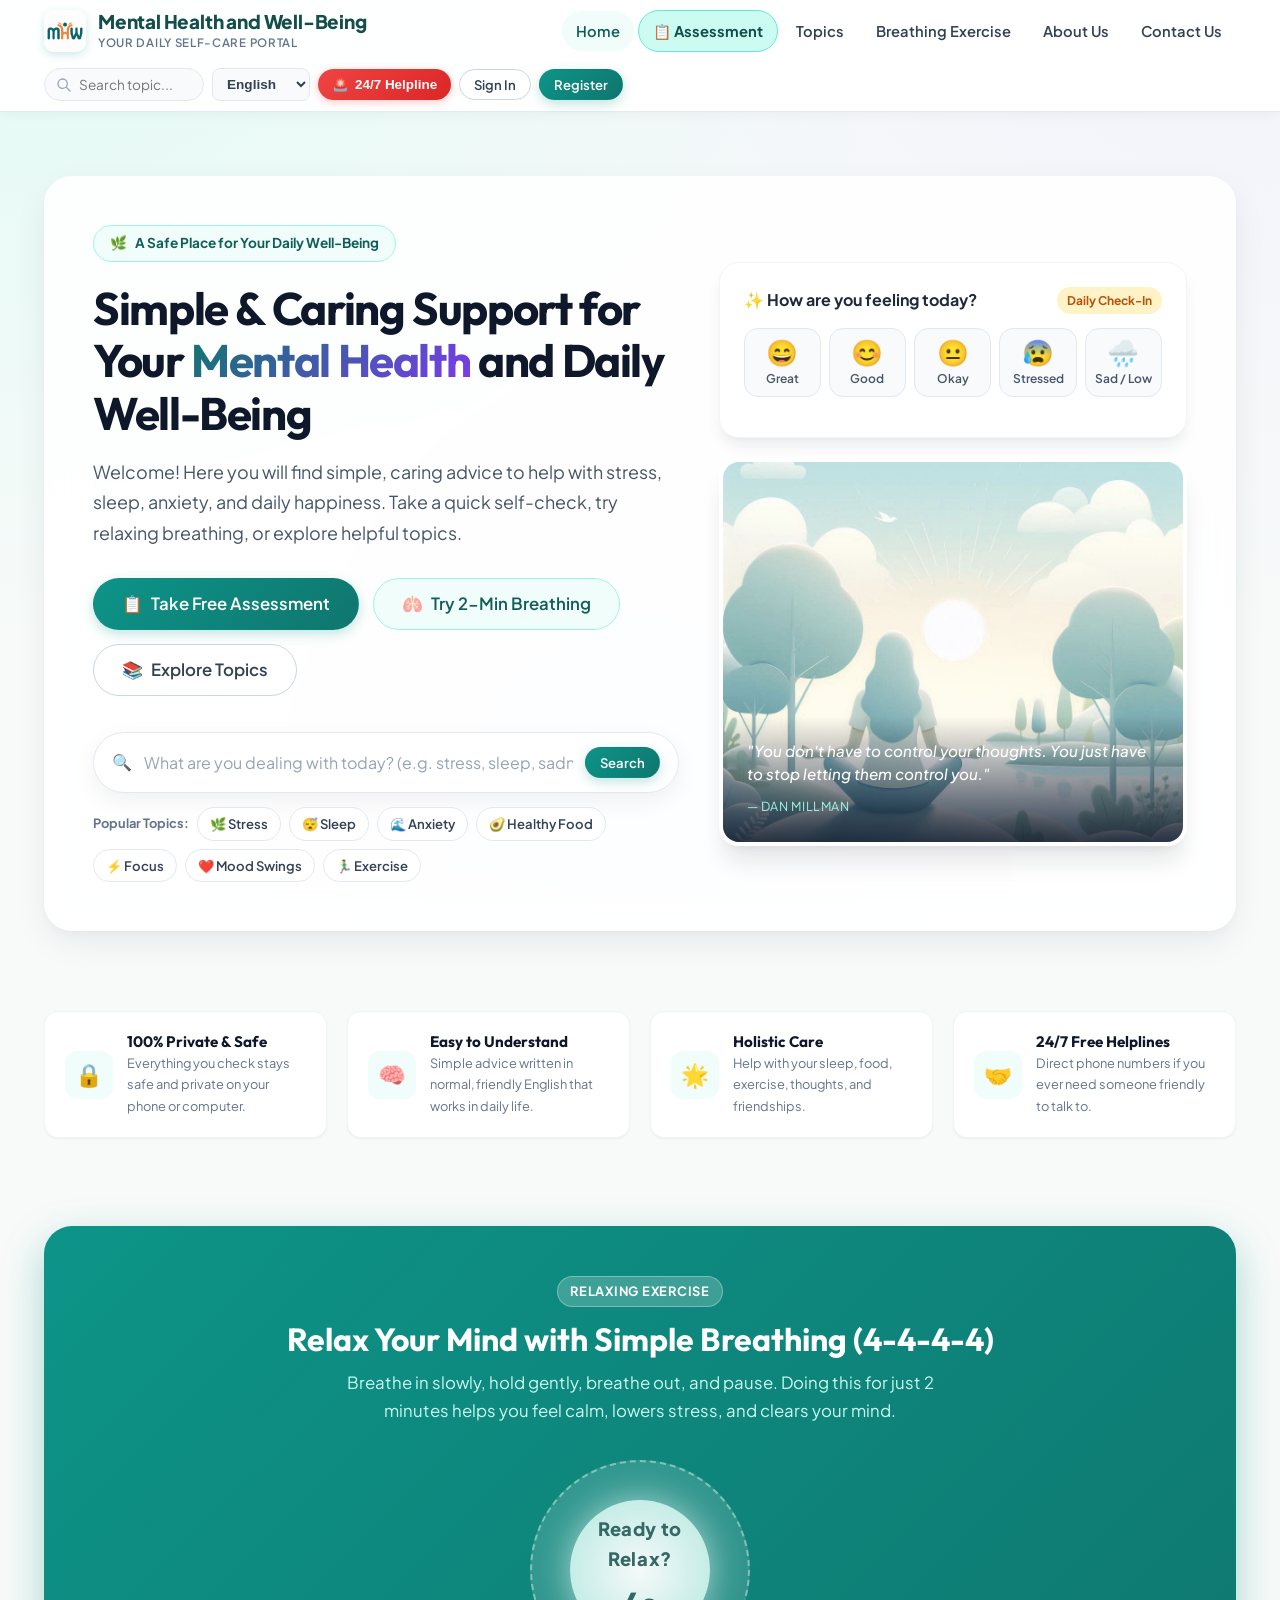
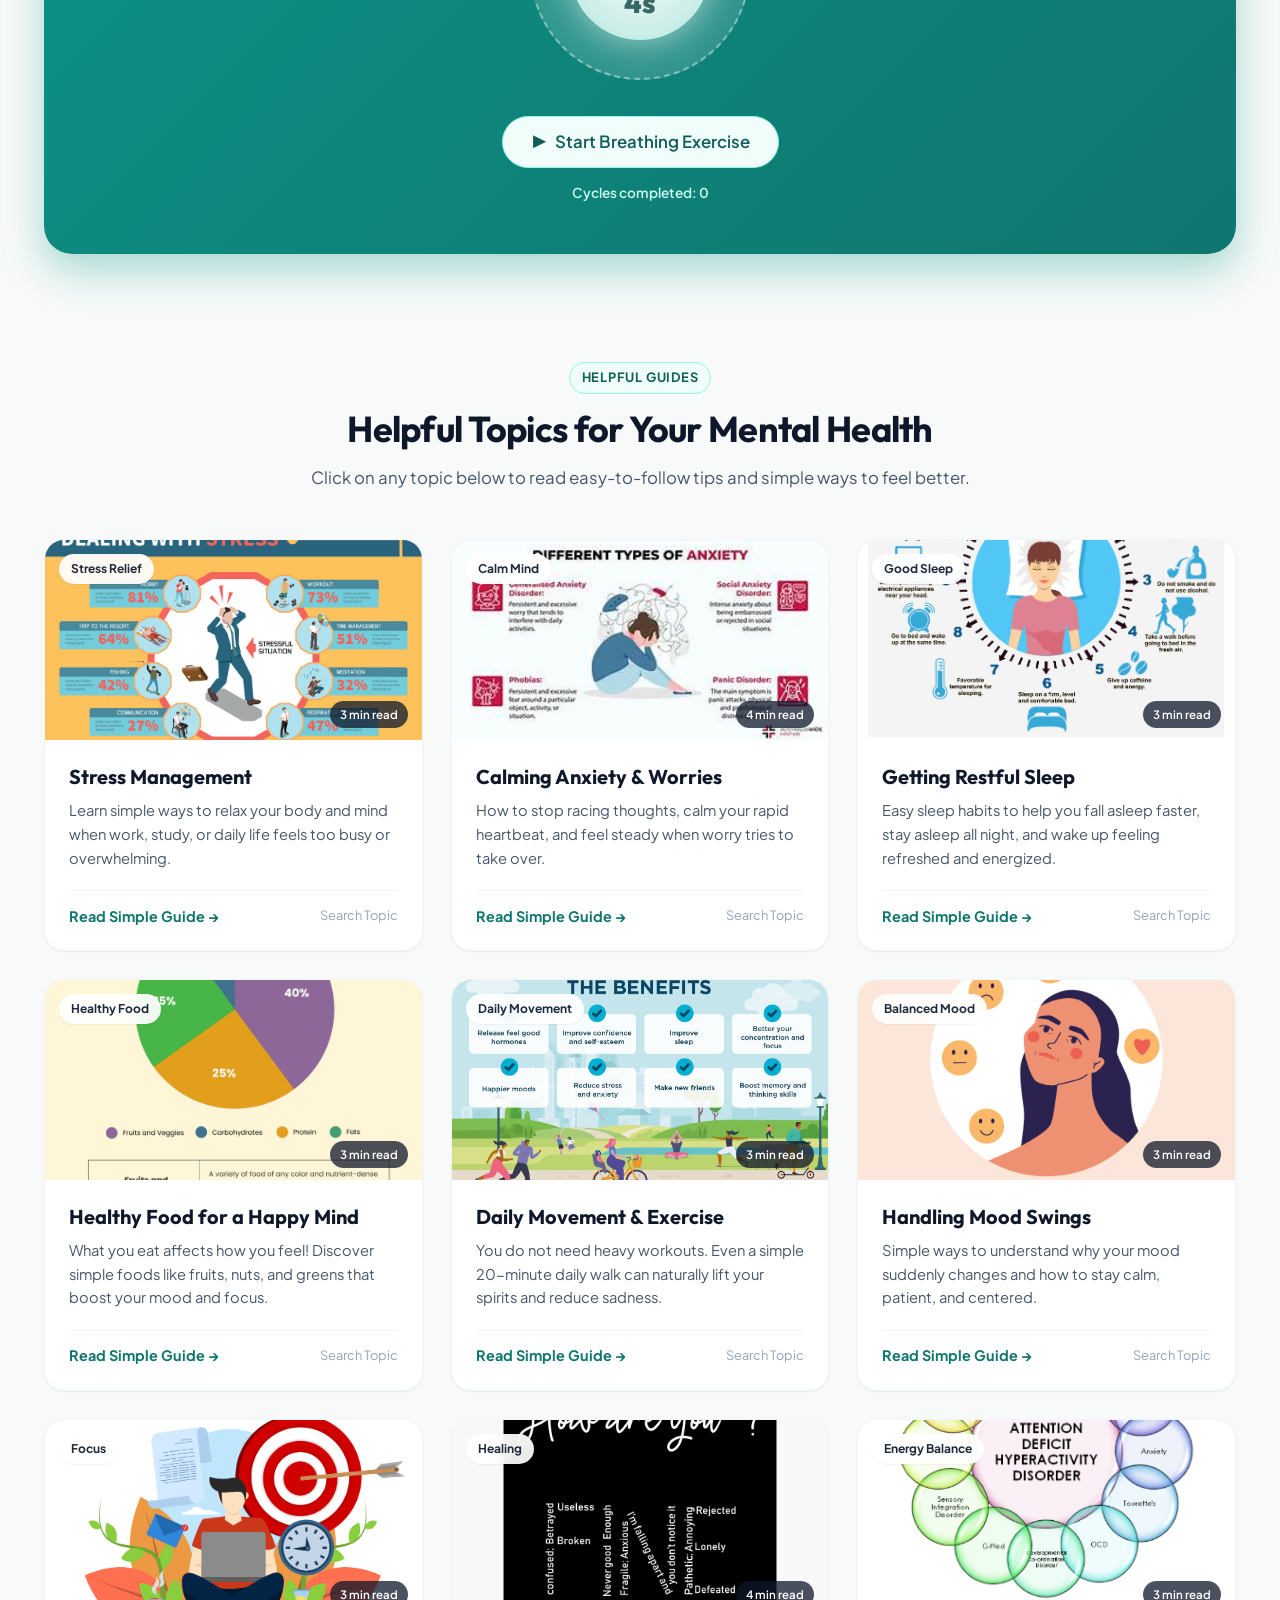
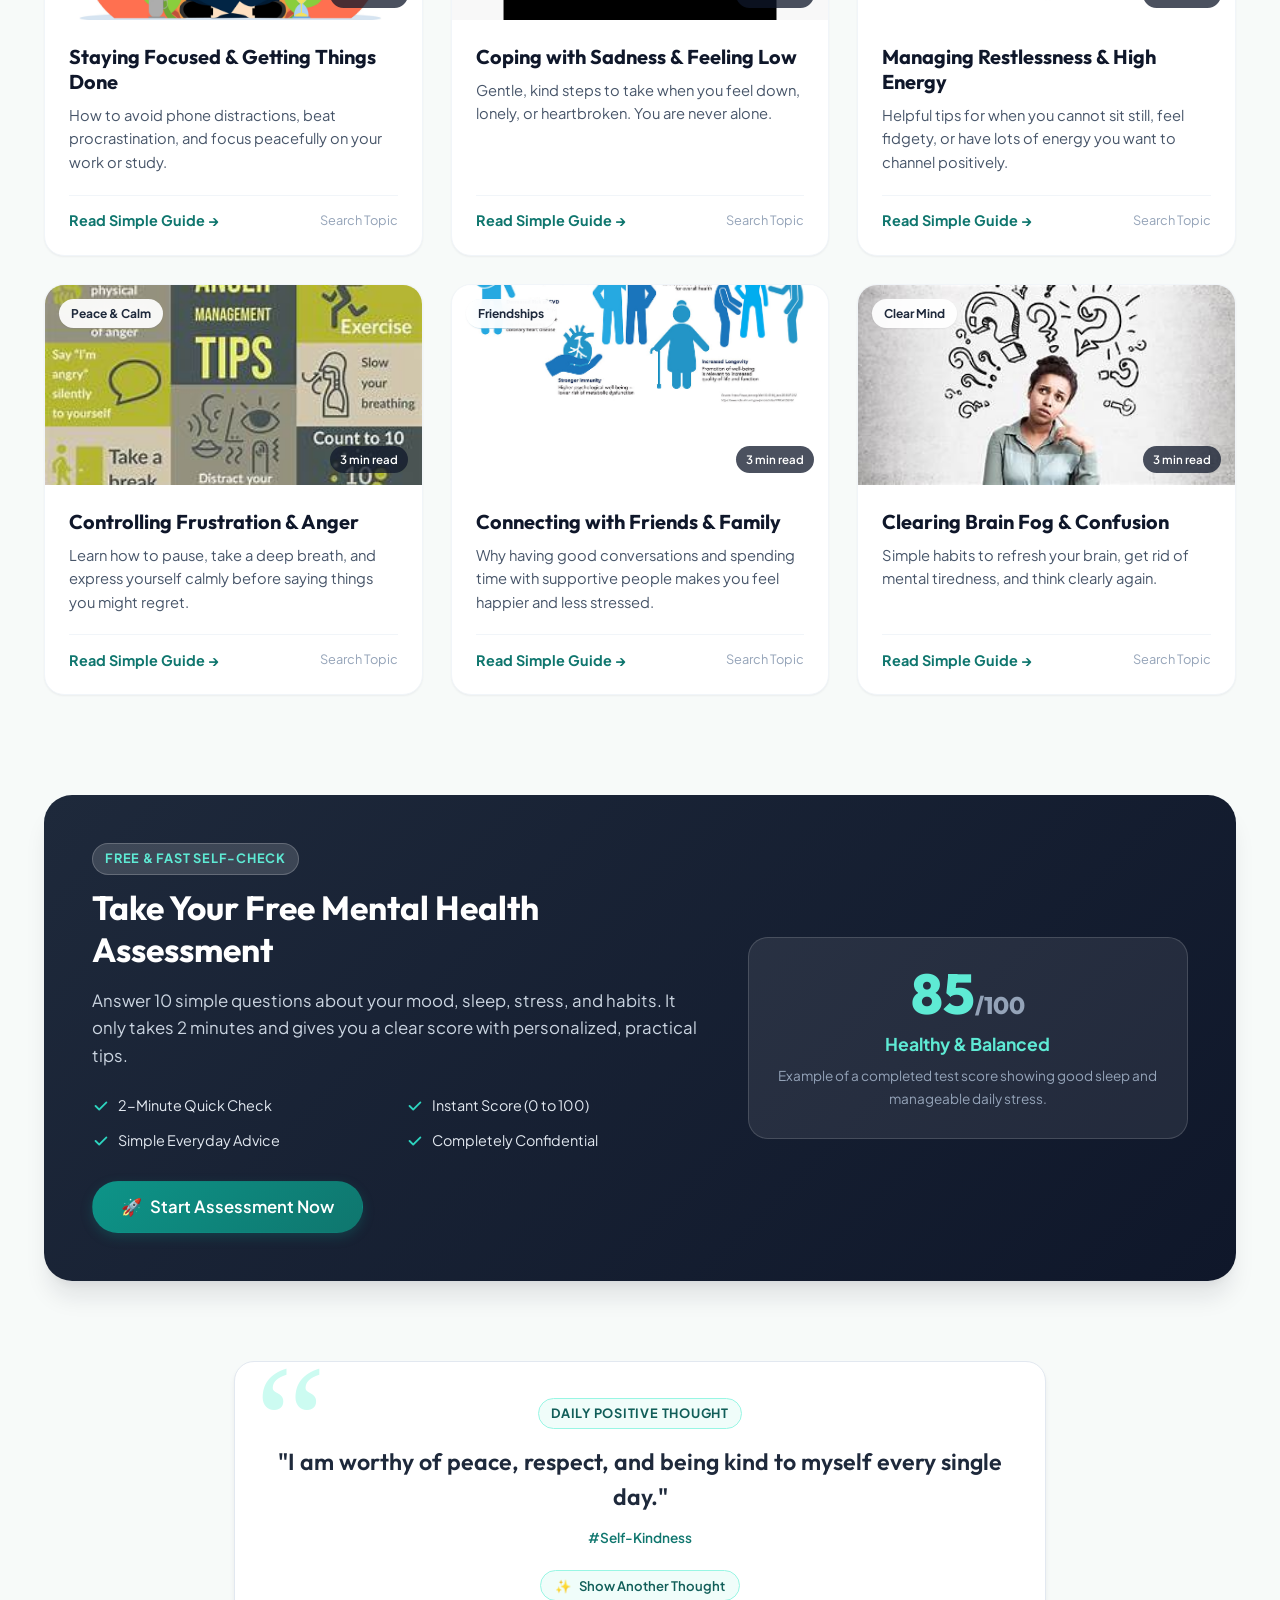
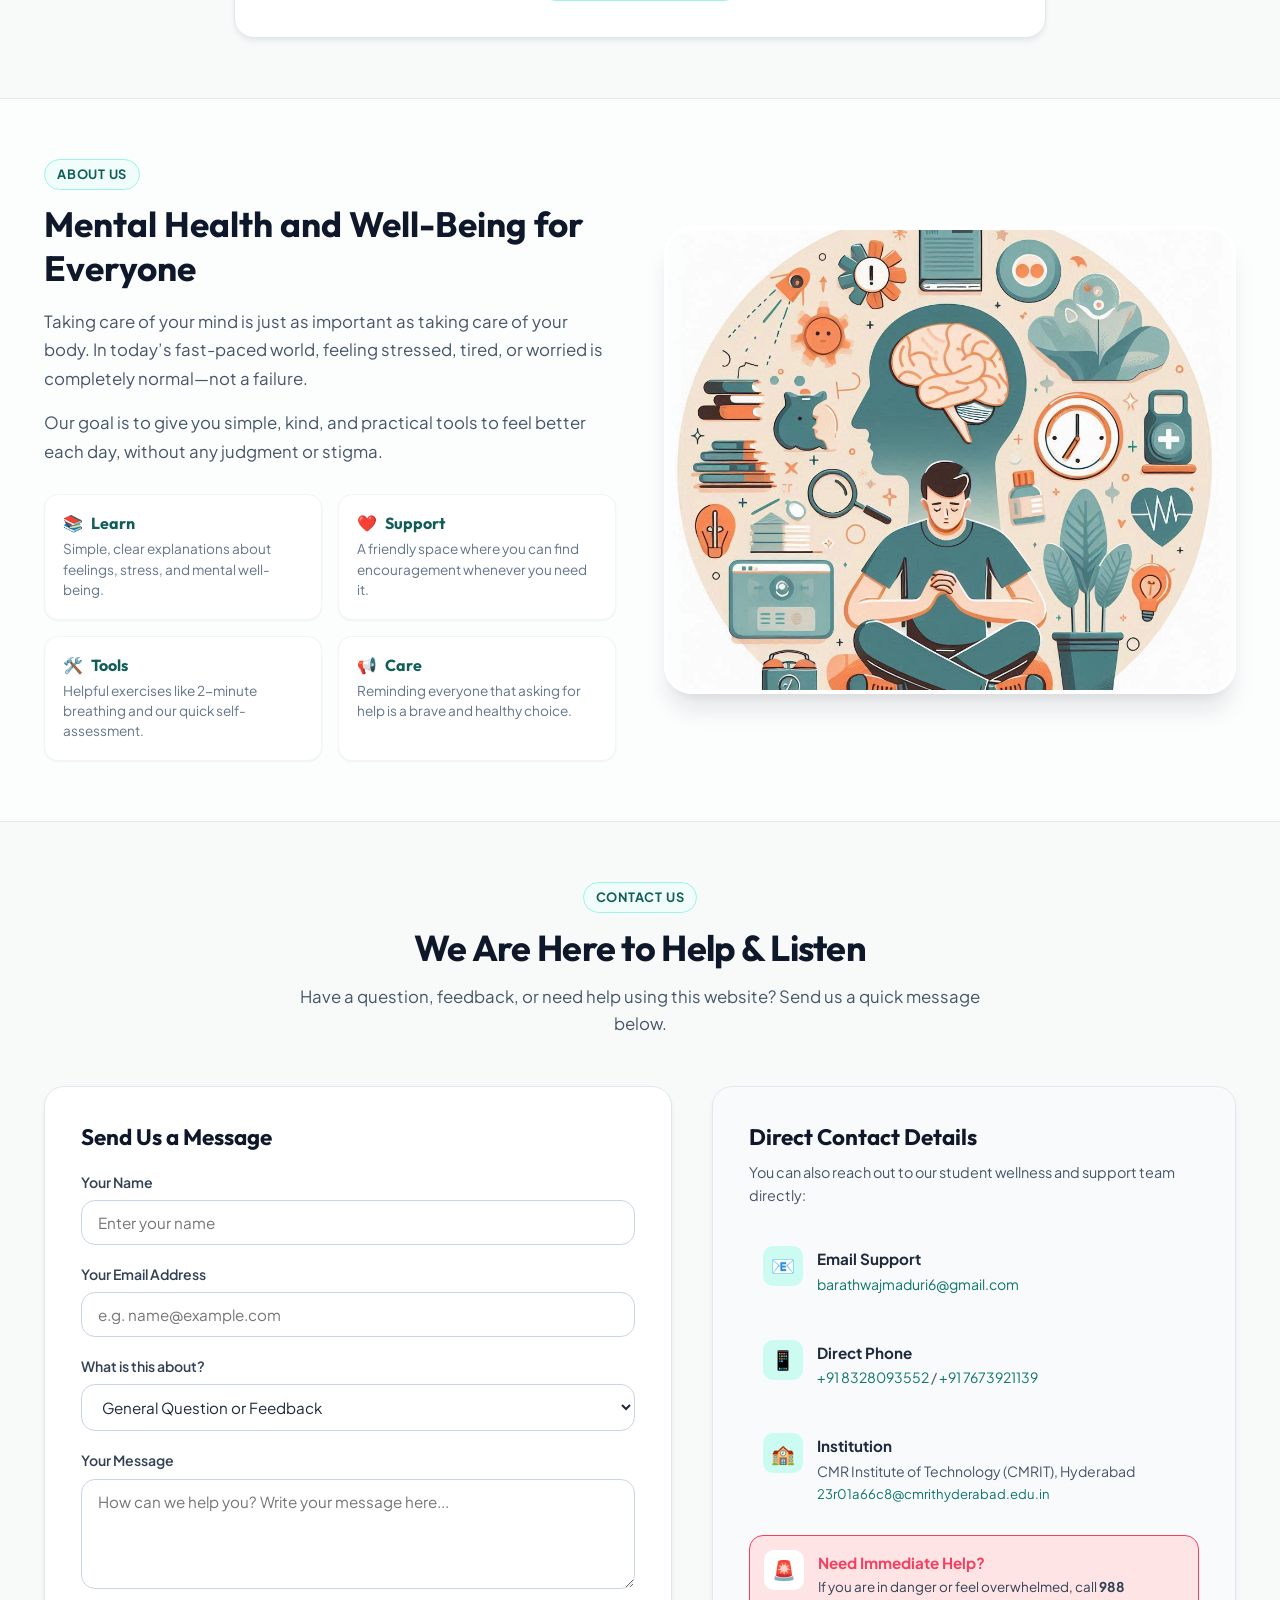
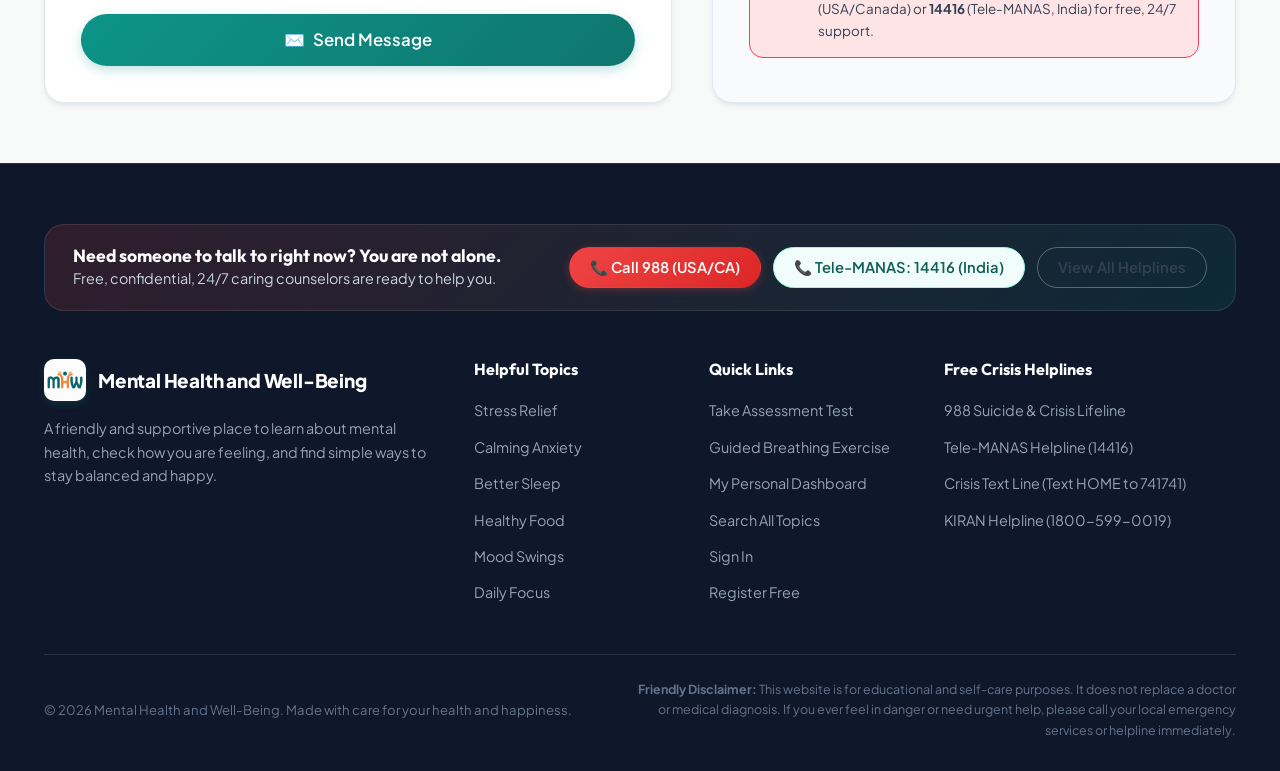
<file: index.html>
<!DOCTYPE html>
<html lang="en">
<head>
    <meta charset="UTF-8">
    <meta name="viewport" content="width=device-width, initial-scale=1.0">
    <meta name="description" content="Mental Health and Well-Being - A friendly, supportive guide for everyday mental wellness, stress relief, healthy sleep, and 24/7 helpline support.">
    <title>Mental Health and Well-Being</title>
    <link rel="stylesheet" href="style.css">
    <link rel="shortcut icon" href="logo2.jpeg" type="image/jpeg">
</head>
<body>

    <!-- ==================== HEADER & TOP NAVIGATION BAR ==================== -->
    <header class="site-header">
        <div class="container">
            <nav class="navbar">
                <!-- Brand Logo & Name -->
                <a href="index.html" class="brand-logo">
                    <img src="logo2.jpeg" alt="Mental Health and Well-Being Logo">
                    <div class="brand-text">
                        <span class="brand-title">Mental Health and Well-Being</span>
                        <span class="brand-subtitle">Your Daily Self-Care Portal</span>
                    </div>
                </a>

                <!-- Core Navigation Links (Properly placed & clearly labeled) -->
                <ul class="nav-links">
                    <li><a href="index.html" class="nav-link active" data-i18n="navHome">Home</a></li>
                    <li><a href="form.html" class="nav-link nav-highlight" data-i18n="navAssessment">📋 Assessment</a></li>
                    <li><a href="#topics" class="nav-link" data-i18n="navTopics">Topics</a></li>
                    <li><a href="#breathing" class="nav-link">Breathing Exercise</a></li>
                    <li><a href="#about" class="nav-link" data-i18n="navAbout">About Us</a></li>
                    <li><a href="#contact" class="nav-link" data-i18n="navContact">Contact Us</a></li>
                </ul>

                <!-- Header Actions (Search, Language, Helpline, Auth) -->
                <div class="header-actions">
                    <!-- Quick Search Form -->
                    <form class="header-search-form" id="headerSearchForm" onsubmit="handleSearch(event)">
                        <svg class="header-search-icon" viewBox="0 0 24 24">
                            <path d="M21.71 20.29l-5.4-5.4A7.9 7.9 0 0 0 18 10a8 8 0 1 0-8 8 7.9 7.9 0 0 0 4.89-1.69l5.4 5.4a1 1 0 0 0 1.42-1.42zM4 10a6 6 0 1 1 6 6 6 6 0 0 1-6-6z"/>
                        </svg>
                        <input type="text" id="globalSearchInput" class="header-search-input" placeholder="Search topic...">
                    </form>

                    <!-- Language Selector -->
                    <select id="langSelect" class="lang-selector" onchange="changeLanguage(this.value)" aria-label="Select Language">
                        <option value="en">English</option>
                        <option value="es">Español</option>
                        <option value="fr">Français</option>
                    </select>

                    <!-- 24/7 Helpline SOS Button -->
                    <button class="btn-sos" onclick="openCrisisModal()" title="Free 24/7 Crisis Help">
                        <span>🚨</span> 24/7 Helpline
                    </button>

                    <!-- Sign In / Register Buttons -->
                    <div class="auth-group" id="authButtons">
                        <a href="login.html" class="btn btn-outline btn-sm" data-i18n="btnSignIn">Sign In</a>
                        <a href="register.html" class="btn btn-primary btn-sm" data-i18n="btnRegister">Register</a>
                    </div>

                    <!-- Profile Dropdown (Displayed when signed in) -->
                    <div class="user-profile-widget" id="profileWidget" style="display: none;">
                        <button class="user-avatar-btn" onclick="toggleProfileDropdown(event)">
                            <div class="user-avatar-img" id="userAvatarText">U</div>
                            <span id="profileUsername">User</span>
                            <span style="font-size: 0.7rem;">▼</span>
                        </button>
                        <div class="profile-dropdown-menu" id="profileDropdown">
                            <div class="profile-dropdown-header">
                                <div class="profile-dropdown-name" id="dropdownUsername">Welcome Back</div>
                                <div class="profile-dropdown-email" id="profileEmail">user@example.com</div>
                            </div>
                            <a href="profile.html" class="profile-dropdown-item">
                                <span>👤</span> My Profile & Dashboard
                            </a>
                            <a href="form.html" class="profile-dropdown-item">
                                <span>📋</span> Take Assessment
                            </a>
                            <a href="search.html" class="profile-dropdown-item">
                                <span>📚</span> Knowledge Library
                            </a>
                            <button class="profile-dropdown-item danger" onclick="handleLogout()">
                                <span>🚪</span> Sign Out
                            </button>
                        </div>
                    </div>
                </div>
            </nav>
        </div>
    </header>

    <!-- ==================== MAIN CONTENT ==================== -->
    <main id="home">

        <!-- ===== HERO SECTION ===== -->
        <section class="hero-section">
            <div class="container">
                <div class="hero-glass-card">
                    <!-- Left Hero Content -->
                    <div class="hero-content">
                        <div class="hero-badge">
                            <span>🌿</span> A Safe Place for Your Daily Well-Being
                        </div>
                        <h1 class="hero-title">
                            Simple & Caring Support for Your <span>Mental Health</span> and Daily Well-Being
                        </h1>
                        <p class="hero-description">
                            Welcome! Here you will find simple, caring advice to help with stress, sleep, anxiety, and daily happiness. Take a quick self-check, try relaxing breathing, or explore helpful topics.
                        </p>
                        <div class="hero-buttons">
                            <a href="form.html" class="btn btn-primary btn-lg">
                                <span>📋</span> Take Free Assessment
                            </a>
                            <a href="#breathing" class="btn btn-secondary btn-lg">
                                <span>🫁</span> Try 2-Min Breathing
                            </a>
                            <a href="#topics" class="btn btn-outline btn-lg">
                                <span>📚</span> Explore Topics
                            </a>
                        </div>

                        <!-- Easy Search Box & Popular Topic Chips -->
                        <div class="hero-search-hub">
                            <span>🔍</span>
                            <input type="text" id="heroSearchInput" placeholder="What are you dealing with today? (e.g. stress, sleep, sadness)..." onkeydown="if(event.key==='Enter'){window.location.href='search.html?query='+encodeURIComponent(this.value)}">
                            <button class="btn btn-primary btn-sm" onclick="window.location.href='search.html?query='+encodeURIComponent(document.getElementById('heroSearchInput').value)">Search</button>
                        </div>

                        <div class="quick-topic-chips">
                            <span style="font-size: 0.8rem; font-weight: 700; color: var(--slate-500);">Popular Topics:</span>
                            <a href="search.html?query=stress" class="topic-chip">🌿 Stress</a>
                            <a href="search.html?query=sleep" class="topic-chip">😴 Sleep</a>
                            <a href="search.html?query=anxiety" class="topic-chip">🌊 Anxiety</a>
                            <a href="search.html?query=diet" class="topic-chip">🥑 Healthy Food</a>
                            <a href="search.html?query=focus" class="topic-chip">⚡ Focus</a>
                            <a href="search.html?query=mood" class="topic-chip">❤️ Mood Swings</a>
                            <a href="search.html?query=exercise" class="topic-chip">🏃‍♂️ Exercise</a>
                        </div>
                    </div>

                    <!-- Right Hero Visual & Mood Check-In Widget -->
                    <div class="hero-side-column">
                        <!-- Daily Mood Check-In Card -->
                        <div class="mood-checkin-card">
                            <div class="mood-checkin-header">
                                <span class="mood-checkin-title">✨ How are you feeling today?</span>
                                <span class="mood-streak-badge">Daily Check-In</span>
                            </div>
                            <div class="mood-options-grid">
                                <button class="mood-btn" onclick="selectMood('rad', this)">
                                    <span class="mood-emoji">😄</span>
                                    <span class="mood-label">Great</span>
                                </button>
                                <button class="mood-btn" onclick="selectMood('good', this)">
                                    <span class="mood-emoji">😊</span>
                                    <span class="mood-label">Good</span>
                                </button>
                                <button class="mood-btn" onclick="selectMood('okay', this)">
                                    <span class="mood-emoji">😐</span>
                                    <span class="mood-label">Okay</span>
                                </button>
                                <button class="mood-btn" onclick="selectMood('stressed', this)">
                                    <span class="mood-emoji">😰</span>
                                    <span class="mood-label">Stressed</span>
                                </button>
                                <button class="mood-btn" onclick="selectMood('overwhelmed', this)">
                                    <span class="mood-emoji">🌧️</span>
                                    <span class="mood-label">Sad / Low</span>
                                </button>
                            </div>
                            <div id="moodFeedback" class="mood-feedback-box"></div>
                        </div>

                        <!-- Visual Artwork Card -->
                        <div class="hero-visual-card" style="margin-top: 20px;">
                            <img src="Designer.jpeg" alt="Mental Health and Well-Being Artwork" class="hero-visual-img">
                            <div class="hero-visual-overlay">
                                <p class="hero-visual-quote">"You don't have to control your thoughts. You just have to stop letting them control you."</p>
                                <span class="hero-visual-author">— Dan Millman</span>
                            </div>
                        </div>
                    </div>
                </div>
            </div>
        </section>

        <!-- ===== TRUST & REASSURANCE BANNER ===== -->
        <section class="trust-banner">
            <div class="container">
                <div class="trust-grid">
                    <div class="trust-card">
                        <div class="trust-icon-box">🔒</div>
                        <div class="trust-text">
                            <h4>100% Private & Safe</h4>
                            <p>Everything you check stays safe and private on your phone or computer.</p>
                        </div>
                    </div>
                    <div class="trust-card">
                        <div class="trust-icon-box">🧠</div>
                        <div class="trust-text">
                            <h4>Easy to Understand</h4>
                            <p>Simple advice written in normal, friendly English that works in daily life.</p>
                        </div>
                    </div>
                    <div class="trust-card">
                        <div class="trust-icon-box">🌟</div>
                        <div class="trust-text">
                            <h4>Holistic Care</h4>
                            <p>Help with your sleep, food, exercise, thoughts, and friendships.</p>
                        </div>
                    </div>
                    <div class="trust-card">
                        <div class="trust-icon-box">🤝</div>
                        <div class="trust-text">
                            <h4>24/7 Free Helplines</h4>
                            <p>Direct phone numbers if you ever need someone friendly to talk to.</p>
                        </div>
                    </div>
                </div>
            </div>
        </section>

        <!-- ===== GUIDED BREATHING EXERCISE (BOX BREATHING) ===== -->
        <section class="breathing-section" id="breathing">
            <div class="container">
                <div class="breathing-container">
                    <span class="section-tag" style="background: rgba(255, 255, 255, 0.2); color: white; border-color: rgba(255, 255, 255, 0.3);">Relaxing Exercise</span>
                    <h2 class="breathing-title">Relax Your Mind with Simple Breathing (4-4-4-4)</h2>
                    <p class="breathing-subtitle">
                        Breathe in slowly, hold gently, breathe out, and pause. Doing this for just 2 minutes helps you feel calm, lowers stress, and clears your mind.
                    </p>

                    <!-- Breathing Orb -->
                    <div class="breath-circle-wrapper">
                        <div class="breath-orb-outer"></div>
                        <div class="breath-orb-inner" id="breathOrb">
                            <span class="breath-instruction" id="breathInstruction">Ready to Relax?</span>
                            <span class="breath-timer" id="breathTimer">4s</span>
                        </div>
                    </div>

                    <!-- Controls -->
                    <div class="breathing-controls">
                        <button class="btn btn-secondary btn-lg" id="breathToggleBtn" onclick="toggleBreathing()">
                            <span>▶️</span> Start Breathing Exercise
                        </button>
                    </div>
                    <div id="breathCycleCounter" style="margin-top: 14px; font-size: 0.85rem; color: var(--primary-100); font-weight: 600;">Cycles completed: 0</div>
                </div>
            </div>
        </section>

        <!-- ===== 12 CORE WELLNESS TOPICS GRID ===== -->
        <section class="topics-section" id="topics">
            <div class="container">
                <div class="section-header">
                    <span class="section-tag">Helpful Guides</span>
                    <h2 class="section-title">Helpful Topics for Your Mental Health</h2>
                    <p class="section-subtitle">
                        Click on any topic below to read easy-to-follow tips and simple ways to feel better.
                    </p>
                </div>

                <div class="topics-grid">
                    <!-- 1. Stress -->
                    <div class="topic-card">
                        <div class="topic-card-media">
                            <img src="stress.jpg" alt="Stress Management">
                            <span class="topic-card-badge">Stress Relief</span>
                            <span class="topic-card-readtime">3 min read</span>
                        </div>
                        <div class="topic-card-body">
                            <h3 class="topic-card-title">Stress Management</h3>
                            <p class="topic-card-snippet">Learn simple ways to relax your body and mind when work, study, or daily life feels too busy or overwhelming.</p>
                            <div class="topic-card-footer">
                                <button class="topic-card-link" onclick="openTopicModal('stress')">Read Simple Guide →</button>
                                <a href="search.html?query=stress" style="font-size: 0.8rem; color: var(--slate-400);">Search Topic</a>
                            </div>
                        </div>
                    </div>

                    <!-- 2. Anxiety -->
                    <div class="topic-card">
                        <div class="topic-card-media">
                            <img src="anxiety.jpeg" alt="Anxiety Relief">
                            <span class="topic-card-badge">Calm Mind</span>
                            <span class="topic-card-readtime">4 min read</span>
                        </div>
                        <div class="topic-card-body">
                            <h3 class="topic-card-title">Calming Anxiety & Worries</h3>
                            <p class="topic-card-snippet">How to stop racing thoughts, calm your rapid heartbeat, and feel steady when worry tries to take over.</p>
                            <div class="topic-card-footer">
                                <button class="topic-card-link" onclick="openTopicModal('anxiety')">Read Simple Guide →</button>
                                <a href="search.html?query=anxiety" style="font-size: 0.8rem; color: var(--slate-400);">Search Topic</a>
                            </div>
                        </div>
                    </div>

                    <!-- 3. Sleep -->
                    <div class="topic-card">
                        <div class="topic-card-media">
                            <img src="sleep.jpg" alt="Sleep Hygiene">
                            <span class="topic-card-badge">Good Sleep</span>
                            <span class="topic-card-readtime">3 min read</span>
                        </div>
                        <div class="topic-card-body">
                            <h3 class="topic-card-title">Getting Restful Sleep</h3>
                            <p class="topic-card-snippet">Easy sleep habits to help you fall asleep faster, stay asleep all night, and wake up feeling refreshed and energized.</p>
                            <div class="topic-card-footer">
                                <button class="topic-card-link" onclick="openTopicModal('sleep')">Read Simple Guide →</button>
                                <a href="search.html?query=sleep" style="font-size: 0.8rem; color: var(--slate-400);">Search Topic</a>
                            </div>
                        </div>
                    </div>

                    <!-- 4. Diet -->
                    <div class="topic-card">
                        <div class="topic-card-media">
                            <img src="diet1.jpg" alt="Healthy Food">
                            <span class="topic-card-badge">Healthy Food</span>
                            <span class="topic-card-readtime">3 min read</span>
                        </div>
                        <div class="topic-card-body">
                            <h3 class="topic-card-title">Healthy Food for a Happy Mind</h3>
                            <p class="topic-card-snippet">What you eat affects how you feel! Discover simple foods like fruits, nuts, and greens that boost your mood and focus.</p>
                            <div class="topic-card-footer">
                                <button class="topic-card-link" onclick="openTopicModal('diet')">Read Simple Guide →</button>
                                <a href="search.html?query=diet" style="font-size: 0.8rem; color: var(--slate-400);">Search Topic</a>
                            </div>
                        </div>
                    </div>

                    <!-- 5. Exercise -->
                    <div class="topic-card">
                        <div class="topic-card-media">
                            <img src="exercise.jpg" alt="Exercise">
                            <span class="topic-card-badge">Daily Movement</span>
                            <span class="topic-card-readtime">3 min read</span>
                        </div>
                        <div class="topic-card-body">
                            <h3 class="topic-card-title">Daily Movement & Exercise</h3>
                            <p class="topic-card-snippet">You do not need heavy workouts. Even a simple 20-minute daily walk can naturally lift your spirits and reduce sadness.</p>
                            <div class="topic-card-footer">
                                <button class="topic-card-link" onclick="openTopicModal('exercise')">Read Simple Guide →</button>
                                <a href="search.html?query=exercise" style="font-size: 0.8rem; color: var(--slate-400);">Search Topic</a>
                            </div>
                        </div>
                    </div>

                    <!-- 6. Mood Swings -->
                    <div class="topic-card">
                        <div class="topic-card-media">
                            <img src="mood.jpg" alt="Mood Swings">
                            <span class="topic-card-badge">Balanced Mood</span>
                            <span class="topic-card-readtime">3 min read</span>
                        </div>
                        <div class="topic-card-body">
                            <h3 class="topic-card-title">Handling Mood Swings</h3>
                            <p class="topic-card-snippet">Simple ways to understand why your mood suddenly changes and how to stay calm, patient, and centered.</p>
                            <div class="topic-card-footer">
                                <button class="topic-card-link" onclick="openTopicModal('mood')">Read Simple Guide →</button>
                                <a href="search.html?query=mood swings" style="font-size: 0.8rem; color: var(--slate-400);">Search Topic</a>
                            </div>
                        </div>
                    </div>

                    <!-- 7. Focus -->
                    <div class="topic-card">
                        <div class="topic-card-media">
                            <img src="focus1.jpg" alt="Focus">
                            <span class="topic-card-badge">Focus</span>
                            <span class="topic-card-readtime">3 min read</span>
                        </div>
                        <div class="topic-card-body">
                            <h3 class="topic-card-title">Staying Focused & Getting Things Done</h3>
                            <p class="topic-card-snippet">How to avoid phone distractions, beat procrastination, and focus peacefully on your work or study.</p>
                            <div class="topic-card-footer">
                                <button class="topic-card-link" onclick="openTopicModal('focus')">Read Simple Guide →</button>
                                <a href="search.html?query=focus" style="font-size: 0.8rem; color: var(--slate-400);">Search Topic</a>
                            </div>
                        </div>
                    </div>

                    <!-- 8. Sadness -->
                    <div class="topic-card">
                        <div class="topic-card-media">
                            <img src="sad.jpg" alt="Sadness">
                            <span class="topic-card-badge">Healing</span>
                            <span class="topic-card-readtime">4 min read</span>
                        </div>
                        <div class="topic-card-body">
                            <h3 class="topic-card-title">Coping with Sadness & Feeling Low</h3>
                            <p class="topic-card-snippet">Gentle, kind steps to take when you feel down, lonely, or heartbroken. You are never alone.</p>
                            <div class="topic-card-footer">
                                <button class="topic-card-link" onclick="openTopicModal('sadness')">Read Simple Guide →</button>
                                <a href="search.html?query=overwhelming sadness" style="font-size: 0.8rem; color: var(--slate-400);">Search Topic</a>
                            </div>
                        </div>
                    </div>

                    <!-- 9. Hyperactivity -->
                    <div class="topic-card">
                        <div class="topic-card-media">
                            <img src="hyperactivity.jpg" alt="Hyperactivity">
                            <span class="topic-card-badge">Energy Balance</span>
                            <span class="topic-card-readtime">3 min read</span>
                        </div>
                        <div class="topic-card-body">
                            <h3 class="topic-card-title">Managing Restlessness & High Energy</h3>
                            <p class="topic-card-snippet">Helpful tips for when you cannot sit still, feel fidgety, or have lots of energy you want to channel positively.</p>
                            <div class="topic-card-footer">
                                <button class="topic-card-link" onclick="openTopicModal('hyperactivity')">Read Simple Guide →</button>
                                <a href="search.html?query=hyperactivity" style="font-size: 0.8rem; color: var(--slate-400);">Search Topic</a>
                            </div>
                        </div>
                    </div>

                    <!-- 10. Anger -->
                    <div class="topic-card">
                        <div class="topic-card-media">
                            <img src="anger.jpeg" alt="Anger">
                            <span class="topic-card-badge">Peace & Calm</span>
                            <span class="topic-card-readtime">3 min read</span>
                        </div>
                        <div class="topic-card-body">
                            <h3 class="topic-card-title">Controlling Frustration & Anger</h3>
                            <p class="topic-card-snippet">Learn how to pause, take a deep breath, and express yourself calmly before saying things you might regret.</p>
                            <div class="topic-card-footer">
                                <button class="topic-card-link" onclick="openTopicModal('anger')">Read Simple Guide →</button>
                                <a href="search.html?query=anger" style="font-size: 0.8rem; color: var(--slate-400);">Search Topic</a>
                            </div>
                        </div>
                    </div>

                    <!-- 11. Social Connection -->
                    <div class="topic-card">
                        <div class="topic-card-media">
                            <img src="si.jpg" alt="Social Interaction">
                            <span class="topic-card-badge">Friendships</span>
                            <span class="topic-card-readtime">3 min read</span>
                        </div>
                        <div class="topic-card-body">
                            <h3 class="topic-card-title">Connecting with Friends & Family</h3>
                            <p class="topic-card-snippet">Why having good conversations and spending time with supportive people makes you feel happier and less stressed.</p>
                            <div class="topic-card-footer">
                                <button class="topic-card-link" onclick="openTopicModal('social')">Read Simple Guide →</button>
                                <a href="search.html?query=social interaction" style="font-size: 0.8rem; color: var(--slate-400);">Search Topic</a>
                            </div>
                        </div>
                    </div>

                    <!-- 12. Mental Clarity -->
                    <div class="topic-card">
                        <div class="topic-card-media">
                            <img src="thinking.jpeg" alt="Clear Thinking">
                            <span class="topic-card-badge">Clear Mind</span>
                            <span class="topic-card-readtime">3 min read</span>
                        </div>
                        <div class="topic-card-body">
                            <h3 class="topic-card-title">Clearing Brain Fog & Confusion</h3>
                            <p class="topic-card-snippet">Simple habits to refresh your brain, get rid of mental tiredness, and think clearly again.</p>
                            <div class="topic-card-footer">
                                <button class="topic-card-link" onclick="openTopicModal('thinking')">Read Simple Guide →</button>
                                <a href="search.html?query=confused thinking" style="font-size: 0.8rem; color: var(--slate-400);">Search Topic</a>
                            </div>
                        </div>
                    </div>
                </div>
            </div>
        </section>

        <!-- ===== ASSESSMENT SPOTLIGHT BANNER ===== -->
        <section class="assessment-cta-section">
            <div class="container">
                <div class="assessment-cta-card">
                    <div>
                        <span class="section-tag" style="background: rgba(255, 255, 255, 0.15); color: var(--primary-300); border-color: rgba(255, 255, 255, 0.2);">Free & Fast Self-Check</span>
                        <h3>Take Your Free Mental Health Assessment</h3>
                        <p>Answer 10 simple questions about your mood, sleep, stress, and habits. It only takes 2 minutes and gives you a clear score with personalized, practical tips.</p>
                        
                        <ul class="assessment-points-list">
                            <li>
                                <svg viewBox="0 0 20 20"><path d="M16.7 5.3a1 1 0 0 1 0 1.4l-8 8a1 1 0 0 1-1.4 0l-4-4a1 1 0 1 1 1.4-1.4L8 12.6l7.3-7.3a1 1 0 0 1 1.4 0z"/></svg>
                                2-Minute Quick Check
                            </li>
                            <li>
                                <svg viewBox="0 0 20 20"><path d="M16.7 5.3a1 1 0 0 1 0 1.4l-8 8a1 1 0 0 1-1.4 0l-4-4a1 1 0 1 1 1.4-1.4L8 12.6l7.3-7.3a1 1 0 0 1 1.4 0z"/></svg>
                                Instant Score (0 to 100)
                            </li>
                            <li>
                                <svg viewBox="0 0 20 20"><path d="M16.7 5.3a1 1 0 0 1 0 1.4l-8 8a1 1 0 0 1-1.4 0l-4-4a1 1 0 1 1 1.4-1.4L8 12.6l7.3-7.3a1 1 0 0 1 1.4 0z"/></svg>
                                Simple Everyday Advice
                            </li>
                            <li>
                                <svg viewBox="0 0 20 20"><path d="M16.7 5.3a1 1 0 0 1 0 1.4l-8 8a1 1 0 0 1-1.4 0l-4-4a1 1 0 1 1 1.4-1.4L8 12.6l7.3-7.3a1 1 0 0 1 1.4 0z"/></svg>
                                Completely Confidential
                            </li>
                        </ul>

                        <a href="form.html" class="btn btn-primary btn-lg">
                            <span>🚀</span> Start Assessment Now
                        </a>
                    </div>

                    <div class="assessment-cta-badge">
                        <div class="assessment-cta-score-preview">85<span style="font-size: 1.5rem; color: var(--slate-400);">/100</span></div>
                        <div style="font-weight: 700; font-size: 1.1rem; color: var(--primary-300); margin-bottom: 6px;">Healthy & Balanced</div>
                        <p style="font-size: 0.85rem; color: var(--slate-400); margin: 0;">Example of a completed test score showing good sleep and manageable daily stress.</p>
                    </div>
                </div>
            </div>
        </section>

        <!-- ===== DAILY POSITIVE THOUGHT ===== -->
        <section class="affirmation-section">
            <div class="container container-narrow">
                <div class="affirmation-card">
                    <div class="affirmation-content">
                        <span class="section-tag" style="margin-bottom: 16px;">Daily Positive Thought</span>
                        <div class="affirmation-quote" id="affirmationQuote">
                            "I am worthy of peace, respect, and being kind to myself every single day."
                        </div>
                        <div class="affirmation-tag" id="affirmationTag">#Self-Kindness</div>
                        <button class="btn btn-secondary btn-sm" onclick="nextAffirmation()">
                            <span>✨</span> Show Another Thought
                        </button>
                    </div>
                </div>
            </div>
        </section>

        <!-- ===== ABOUT US SECTION ===== -->
        <section class="about-section" id="about">
            <div class="container">
                <div class="about-grid">
                    <div class="about-content">
                        <span class="section-tag">About Us</span>
                        <h2>Mental Health and Well-Being for Everyone</h2>
                        <p>
                            Taking care of your mind is just as important as taking care of your body. In today’s fast-paced world, feeling stressed, tired, or worried is completely normal—not a failure.
                        </p>
                        <p>
                            Our goal is to give you simple, kind, and practical tools to feel better each day, without any judgment or stigma.
                        </p>

                        <div class="values-grid">
                            <div class="value-card">
                                <h4><span>📚</span> Learn</h4>
                                <p>Simple, clear explanations about feelings, stress, and mental well-being.</p>
                            </div>
                            <div class="value-card">
                                <h4><span>❤️</span> Support</h4>
                                <p>A friendly space where you can find encouragement whenever you need it.</p>
                            </div>
                            <div class="value-card">
                                <h4><span>🛠️</span> Tools</h4>
                                <p>Helpful exercises like 2-minute breathing and our quick self-assessment.</p>
                            </div>
                            <div class="value-card">
                                <h4><span>📢</span> Care</h4>
                                <p>Reminding everyone that asking for help is a brave and healthy choice.</p>
                            </div>
                        </div>
                    </div>

                    <div style="border-radius: var(--radius-xl); overflow: hidden; box-shadow: var(--shadow-xl); border: 4px solid white;">
                        <img src="bg.jpg" alt="Mental Health and Well-Being" style="width: 100%; height: 460px; object-fit: cover;">
                    </div>
                </div>
            </div>
        </section>

        <!-- ===== CONTACT US SECTION ===== -->
        <section class="contact-section" id="contact">
            <div class="container">
                <div class="section-header">
                    <span class="section-tag">Contact Us</span>
                    <h2 class="section-title">We Are Here to Help & Listen</h2>
                    <p class="section-subtitle">
                        Have a question, feedback, or need help using this website? Send us a quick message below.
                    </p>
                </div>

                <div class="contact-grid">
                    <!-- Contact Form -->
                    <div class="contact-card">
                        <h3 style="font-size: 1.4rem; margin-bottom: 20px;">Send Us a Message</h3>
                        <form id="contactForm" onsubmit="event.preventDefault(); showToast('Thank you! Your message has been sent successfully.', 'success'); this.reset();">
                            <div class="form-group">
                                <label class="form-label" for="contactName">Your Name</label>
                                <input type="text" id="contactName" class="form-input" placeholder="Enter your name" required>
                            </div>
                            <div class="form-group">
                                <label class="form-label" for="contactEmail">Your Email Address</label>
                                <input type="email" id="contactEmail" class="form-input" placeholder="e.g. name@example.com" required>
                            </div>
                            <div class="form-group">
                                <label class="form-label" for="contactSubject">What is this about?</label>
                                <select id="contactSubject" class="form-select">
                                    <option>General Question or Feedback</option>
                                    <option>Help with Assessment Test</option>
                                    <option>Suggest a New Topic</option>
                                </select>
                            </div>
                            <div class="form-group">
                                <label class="form-label" for="contactMessage">Your Message</label>
                                <textarea id="contactMessage" class="form-textarea" placeholder="How can we help you? Write your message here..." required></textarea>
                            </div>
                            <button type="submit" class="btn btn-primary btn-lg" style="width: 100%;">
                                <span>✉️</span> Send Message
                            </button>
                        </form>
                    </div>

                    <!-- Direct Contact & Helpline Numbers -->
                    <div class="contact-card" style="background: var(--slate-50);">
                        <h3 style="font-size: 1.4rem; margin-bottom: 10px;">Direct Contact Details</h3>
                        <p style="color: var(--slate-600); font-size: 0.9rem;">You can also reach out to our student wellness and support team directly:</p>

                        <div class="contact-info-list">
                            <div class="contact-info-item">
                                <div class="contact-icon">📧</div>
                                <div>
                                    <strong style="color: var(--slate-800); font-size: 0.95rem;">Email Support</strong>
                                    <p style="margin: 0; font-size: 0.88rem; color: var(--slate-600);"><a href="mailto:barathwajmaduri6@gmail.com">barathwajmaduri6@gmail.com</a></p>
                                </div>
                            </div>
                            <div class="contact-info-item">
                                <div class="contact-icon">📱</div>
                                <div>
                                    <strong style="color: var(--slate-800); font-size: 0.95rem;">Direct Phone</strong>
                                    <p style="margin: 0; font-size: 0.88rem; color: var(--slate-600);"><a href="tel:+918328093552">+91 8328093552</a> / <a href="tel:+917673921139">+91 7673921139</a></p>
                                </div>
                            </div>
                            <div class="contact-info-item">
                                <div class="contact-icon">🏫</div>
                                <div>
                                    <strong style="color: var(--slate-800); font-size: 0.95rem;">Institution</strong>
                                    <p style="margin: 0; font-size: 0.88rem; color: var(--slate-600);">CMR Institute of Technology (CMRIT), Hyderabad</p>
                                    <p style="margin: 0; font-size: 0.82rem; color: var(--slate-500);"><a href="mailto:23r01a66c8@cmrithyderabad.edu.in">23r01a66c8@cmrithyderabad.edu.in</a></p>
                                </div>
                            </div>
                            <div class="contact-info-item" style="background: var(--accent-rose-soft); border: 1px solid var(--accent-rose);">
                                <div class="contact-icon" style="background: white; color: var(--accent-rose);">🚨</div>
                                <div>
                                    <strong style="color: var(--accent-rose); font-size: 0.95rem;">Need Immediate Help?</strong>
                                    <p style="margin: 0; font-size: 0.84rem; color: var(--slate-700);">If you are in danger or feel overwhelmed, call <strong>988</strong> (USA/Canada) or <strong>14416</strong> (Tele-MANAS, India) for free, 24/7 support.</p>
                                </div>
                            </div>
                        </div>
                    </div>
                </div>
            </div>
        </section>

    </main>

    <!-- ==================== FOOTER ==================== -->
    <footer class="site-footer">
        <div class="container">
            <!-- 24/7 Helpline Banner -->
            <div class="footer-helpline-bar">
                <div>
                    <h4>Need someone to talk to right now? You are not alone.</h4>
                    <p style="margin: 0; font-size: 0.9rem; color: var(--slate-300);">Free, confidential, 24/7 caring counselors are ready to help you.</p>
                </div>
                <div style="display: flex; gap: 12px; align-items: center; flex-wrap: wrap;">
                    <a href="tel:988" class="btn btn-sos">📞 Call 988 (USA/CA)</a>
                    <a href="tel:14416" class="btn btn-secondary">📞 Tele-MANAS: 14416 (India)</a>
                    <button class="btn btn-outline" style="color: white; border-color: rgba(255,255,255,0.3);" onclick="openCrisisModal()">View All Helplines</button>
                </div>
            </div>

            <!-- Footer Columns -->
            <div class="footer-grid">
                <div class="footer-col">
                    <div class="brand-logo" style="margin-bottom: 16px;">
                        <img src="logo2.jpeg" alt="Mental Health and Well-Being">
                        <span class="brand-title" style="color: white;">Mental Health and Well-Being</span>
                    </div>
                    <p style="font-size: 0.9rem; line-height: 1.6; color: var(--slate-400); margin-bottom: 18px;">
                        A friendly and supportive place to learn about mental health, check how you are feeling, and find simple ways to stay balanced and happy.
                    </p>
                </div>

                <div class="footer-col">
                    <h5>Helpful Topics</h5>
                    <ul class="footer-links">
                        <li><a href="search.html?query=stress">Stress Relief</a></li>
                        <li><a href="search.html?query=anxiety">Calming Anxiety</a></li>
                        <li><a href="search.html?query=sleep">Better Sleep</a></li>
                        <li><a href="search.html?query=diet">Healthy Food</a></li>
                        <li><a href="search.html?query=mood">Mood Swings</a></li>
                        <li><a href="search.html?query=focus">Daily Focus</a></li>
                    </ul>
                </div>

                <div class="footer-col">
                    <h5>Quick Links</h5>
                    <ul class="footer-links">
                        <li><a href="form.html">Take Assessment Test</a></li>
                        <li><a href="#breathing">Guided Breathing Exercise</a></li>
                        <li><a href="profile.html">My Personal Dashboard</a></li>
                        <li><a href="search.html">Search All Topics</a></li>
                        <li><a href="login.html">Sign In</a></li>
                        <li><a href="register.html">Register Free</a></li>
                    </ul>
                </div>

                <div class="footer-col">
                    <h5>Free Crisis Helplines</h5>
                    <ul class="footer-links">
                        <li><a href="tel:988">988 Suicide & Crisis Lifeline</a></li>
                        <li><a href="tel:14416">Tele-MANAS Helpline (14416)</a></li>
                        <li><a href="https://www.crisistextline.org/" target="_blank">Crisis Text Line (Text HOME to 741741)</a></li>
                        <li><a href="tel:18005990019">KIRAN Helpline (1800-599-0019)</a></li>
                    </ul>
                </div>
            </div>

            <!-- Footer Bottom -->
            <div class="footer-bottom">
                <div>
                    © 2026 Mental Health and Well-Being. Made with care for your health and happiness.
                </div>
                <div style="max-width: 600px; text-align: right; font-size: 0.78rem; color: var(--slate-500);">
                    <strong>Friendly Disclaimer:</strong> This website is for educational and self-care purposes. It does not replace a doctor or medical diagnosis. If you ever feel in danger or need urgent help, please call your local emergency services or helpline immediately.
                </div>
            </div>
        </div>
    </footer>

    <!-- ==================== CRISIS HELPLINE MODAL ==================== -->
    <div class="modal-overlay" id="crisisModal" onclick="if(event.target===this) closeCrisisModal()">
        <div class="modal-container">
            <div class="modal-header" style="background: var(--accent-rose-soft); border-bottom: 1px solid var(--accent-rose);">
                <div style="display: flex; align-items: center; gap: 10px;">
                    <span style="font-size: 1.6rem;">🚨</span>
                    <div>
                        <h3 style="color: #9f1239; margin: 0; font-size: 1.3rem;">24/7 Immediate Help</h3>
                        <p style="margin: 0; font-size: 0.85rem; color: #be123c;">You do not have to carry this alone. Free, caring help is available right now.</p>
                    </div>
                </div>
                <button class="modal-close-btn" onclick="closeCrisisModal()">✕</button>
            </div>
            <div class="modal-body">
                <div style="display: flex; flex-direction: column; gap: 16px;">
                    <div style="background: var(--slate-50); padding: 18px; border-radius: var(--radius-md); border-left: 4px solid #ef4444;">
                        <h4 style="color: var(--slate-900); margin-bottom: 4px;">🇺🇸 USA & Canada: 988 Lifeline</h4>
                        <p style="font-size: 0.88rem; color: var(--slate-600); margin-bottom: 8px;">Available 24 hours a day, 7 days a week. Free, confidential, in English & Spanish.</p>
                        <a href="tel:988" class="btn btn-sos">📞 Call or Text 988</a>
                    </div>

                    <div style="background: var(--slate-50); padding: 18px; border-radius: var(--radius-md); border-left: 4px solid #0d9488;">
                        <h4 style="color: var(--slate-900); margin-bottom: 4px;">🇮🇳 India: Tele-MANAS Mental Health Helpline</h4>
                        <p style="font-size: 0.88rem; color: var(--slate-600); margin-bottom: 8px;">Free 24/7 helpline by the Government of India in multiple regional languages.</p>
                        <a href="tel:14416" class="btn btn-primary">📞 Call 14416 or 1800-891-4416</a>
                    </div>

                    <div style="background: var(--slate-50); padding: 18px; border-radius: var(--radius-md); border-left: 4px solid #6366f1;">
                        <h4 style="color: var(--slate-900); margin-bottom: 4px;">💬 Crisis Text Line (Free Chat)</h4>
                        <p style="font-size: 0.88rem; color: var(--slate-600); margin-bottom: 8px;">Prefer texting? Connect with a trained, friendly crisis counselor 24/7.</p>
                        <div style="font-weight: 700; color: var(--slate-800); font-size: 0.95rem;">Text HOME to 741741</div>
                    </div>
                </div>
            </div>
        </div>
    </div>

    <!-- ==================== TOPIC DETAIL READING MODAL ==================== -->
    <div class="modal-overlay" id="topicModal" onclick="if(event.target===this) closeTopicModal()">
        <div class="modal-container" style="max-width: 820px;">
            <div class="modal-header">
                <div>
                    <span class="section-tag" id="topicModalTag" style="margin-bottom: 4px;">Helpful Guide</span>
                    <h2 id="topicModalTitle" style="font-size: 1.6rem; color: var(--slate-900); margin: 0;"></h2>
                </div>
                <button class="modal-close-btn" onclick="closeTopicModal()">✕</button>
            </div>
            <div class="modal-body">
                <div style="display: flex; gap: 14px; margin-bottom: 20px; align-items: center;">
                    <span style="font-size: 0.85rem; color: var(--slate-500);">⏱️ Reading Time: <strong id="topicModalReadTime">3 min read</strong></span>
                </div>

                <div class="search-img-row">
                    <div class="search-img-frame">
                        <img id="topicModalImg" src="stress.jpg" alt="Topic image">
                    </div>
                    <div class="search-img-frame">
                        <img id="topicModalImg2" src="stress1.jpg" alt="Advice image">
                    </div>
                </div>

                <p id="topicModalSummary" style="font-size: 1.05rem; line-height: 1.7; color: var(--slate-700); margin-bottom: 24px;"></p>

                <h3 style="font-size: 1.25rem; color: var(--slate-900); margin-bottom: 12px;">Common Causes</h3>
                <ul id="topicModalCauses" style="padding-left: 20px; color: var(--slate-700); line-height: 1.7; margin-bottom: 24px;"></ul>

                <h3 style="font-size: 1.25rem; color: var(--slate-900); margin-bottom: 12px;">How You Might Feel (Signs)</h3>
                <ul id="topicModalSymptoms" style="padding-left: 20px; color: var(--slate-700); line-height: 1.7; margin-bottom: 24px;"></ul>

                <h3 style="font-size: 1.25rem; color: var(--slate-900); margin-bottom: 14px;">Simple Ways to Feel Better</h3>
                <div id="topicModalStrategies" style="display: flex; flex-direction: column; gap: 10px; margin-bottom: 28px;"></div>

                <div style="display: flex; justify-content: space-between; align-items: center; border-top: 1px solid var(--slate-200); padding-top: 20px;">
                    <span style="font-size: 0.88rem; color: var(--slate-500);">Want to check your general score?</span>
                    <a href="form.html" class="btn btn-primary btn-sm">Take Free Assessment →</a>
                </div>
            </div>
        </div>
    </div>

    <!-- Toast container -->
    <div id="toastContainer" class="toast-container"></div>

    <!-- Scripts -->
    <script src="app.js"></script>
</body>
</html>
</file>
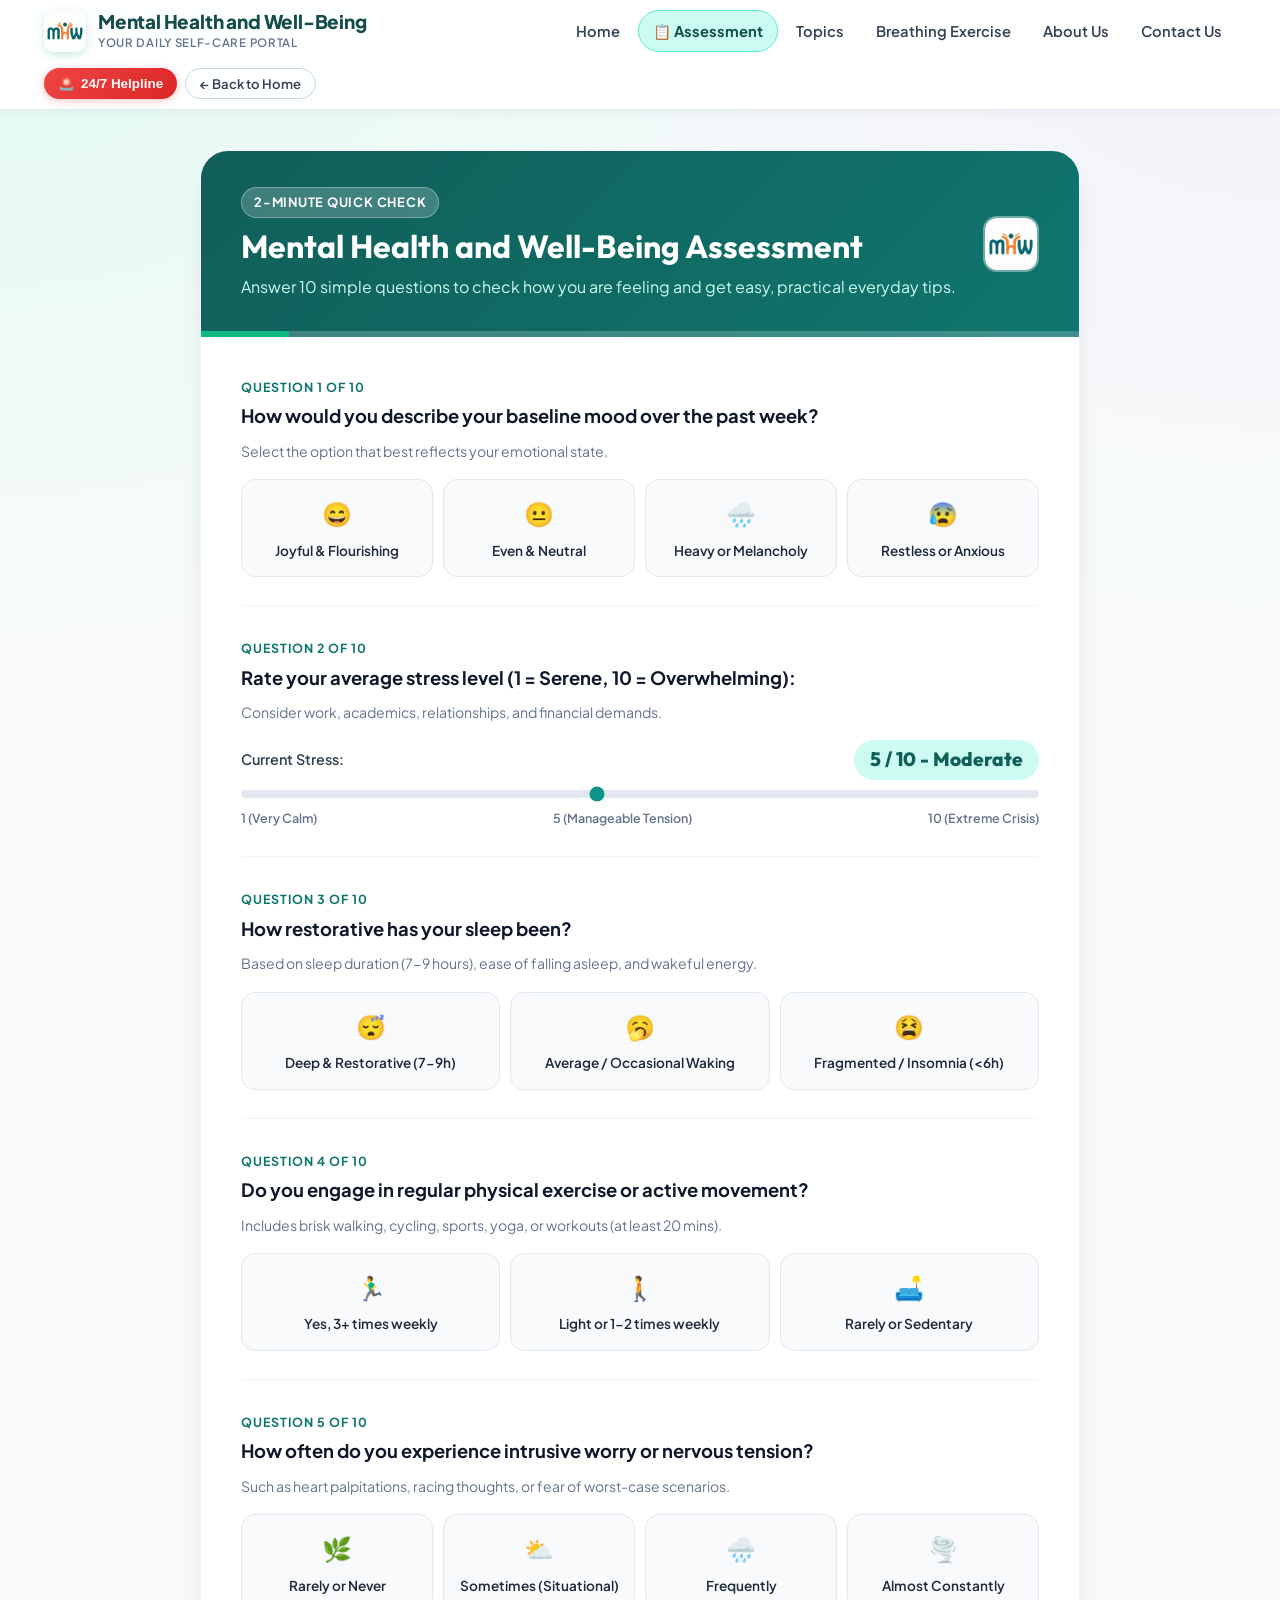
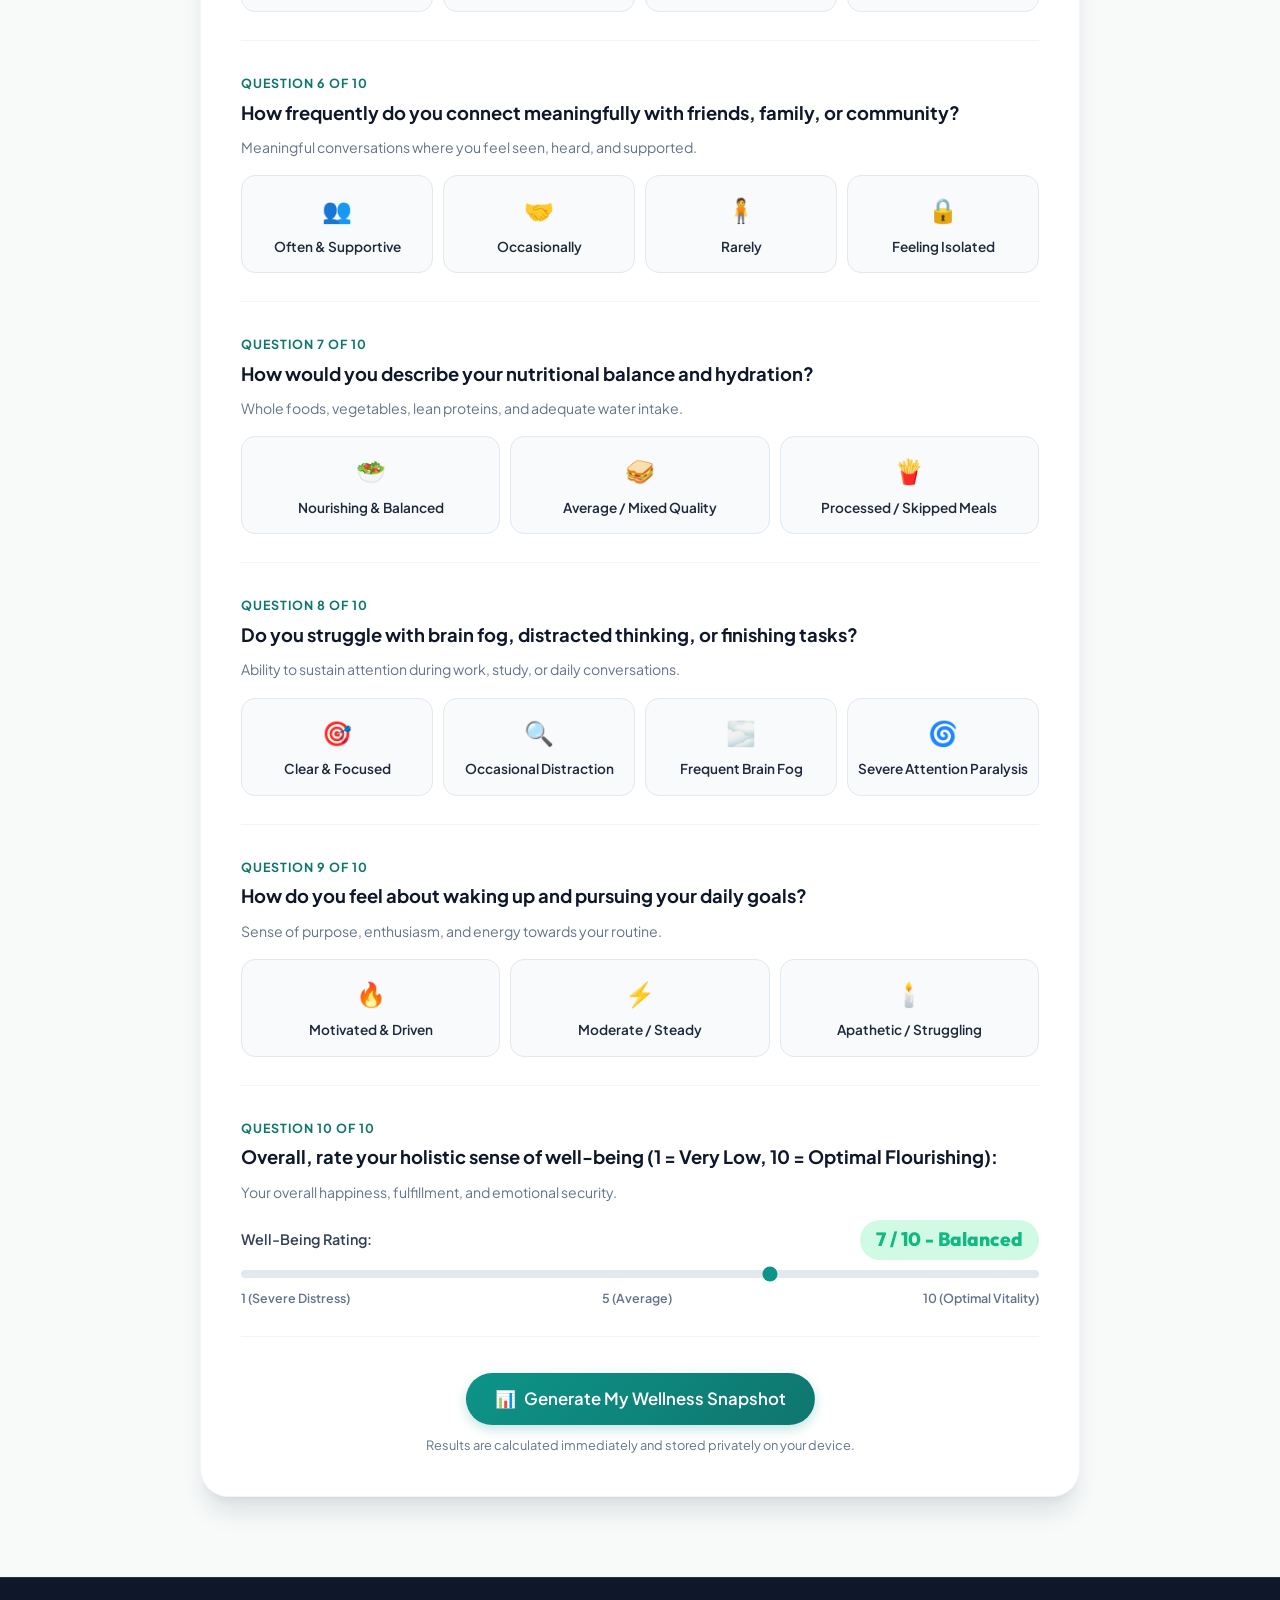
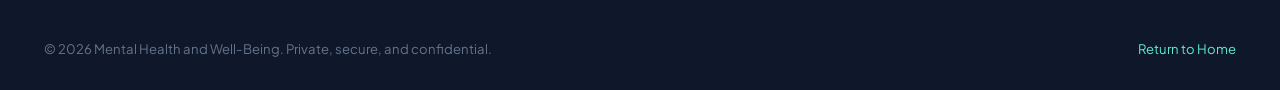
<file: form.html>
<!DOCTYPE html>
<html lang="en">
<head>
    <meta charset="UTF-8">
    <meta name="viewport" content="width=device-width, initial-scale=1.0">
    <meta name="description" content="Take our simple 10-question Mental Health and Well-Being assessment to check your stress, sleep, and emotional balance with friendly tips.">
    <title>Assessment | Mental Health and Well-Being</title>
    <link rel="stylesheet" href="style.css">
    <link rel="shortcut icon" href="logo2.jpeg" type="image/jpeg">
</head>
<body>

    <!-- Header Navigation -->
    <header class="site-header">
        <div class="container">
            <nav class="navbar">
                <a href="home.html" class="brand-logo">
                    <img src="logo2.jpeg" alt="Mental Health and Well-Being Logo">
                    <div class="brand-text">
                        <span class="brand-title">Mental Health and Well-Being</span>
                        <span class="brand-subtitle">Your Daily Self-Care Portal</span>
                    </div>
                </a>

                <ul class="nav-links">
                    <li><a href="home.html" class="nav-link">Home</a></li>
                    <li><a href="form.html" class="nav-link nav-highlight active">📋 Assessment</a></li>
                    <li><a href="home.html#topics" class="nav-link">Topics</a></li>
                    <li><a href="home.html#breathing" class="nav-link">Breathing Exercise</a></li>
                    <li><a href="home.html#about" class="nav-link">About Us</a></li>
                    <li><a href="home.html#contact" class="nav-link">Contact Us</a></li>
                </ul>

                <div class="header-actions">
                    <button class="btn-sos" onclick="openCrisisModal()">
                        <span>🚨</span> 24/7 Helpline
                    </button>
                    <a href="home.html" class="btn btn-outline btn-sm">← Back to Home</a>
                </div>
            </nav>
        </div>
    </header>

    <!-- Assessment Main Content -->
    <main class="assessment-page">
        <div class="container">
            <div class="assessment-wrapper">
                <!-- Assessment Header -->
                <div class="assessment-header">
                    <div style="display: flex; align-items: center; justify-content: space-between; flex-wrap: wrap; gap: 10px;">
                        <div>
                            <span class="section-tag" style="background: rgba(255,255,255,0.2); color: white; border-color: rgba(255,255,255,0.3); margin-bottom: 8px;">2-Minute Quick Check</span>
                            <h1>Mental Health and Well-Being Assessment</h1>
                            <p>Answer 10 simple questions to check how you are feeling and get easy, practical everyday tips.</p>
                        </div>
                        <img src="logo2.jpeg" alt="Logo" style="width: 56px; height: 56px; border-radius: 14px; border: 2px solid rgba(255,255,255,0.4);">
                    </div>

                    <div class="assessment-progress-bar-container">
                        <div class="assessment-progress-bar" id="assessmentProgress"></div>
                    </div>
                </div>

                <!-- Form Body -->
                <div class="assessment-body">
                    <form id="healthForm">

                        <!-- Question 1: Mood -->
                        <div class="assessment-card-group">
                            <div class="question-number">Question 1 of 10</div>
                            <div class="question-title">How would you describe your baseline mood over the past week?</div>
                            <div class="question-desc">Select the option that best reflects your emotional state.</div>
                            
                            <div class="option-cards-grid">
                                <label class="option-card-label" onclick="selectRadio('mood', 'happy', this)">
                                    <input type="radio" name="mood" value="happy" required>
                                    <span class="option-card-icon">😄</span>
                                    <span class="option-card-text">Joyful & Flourishing</span>
                                </label>
                                <label class="option-card-label" onclick="selectRadio('mood', 'neutral', this)">
                                    <input type="radio" name="mood" value="neutral">
                                    <span class="option-card-icon">😐</span>
                                    <span class="option-card-text">Even & Neutral</span>
                                </label>
                                <label class="option-card-label" onclick="selectRadio('mood', 'sad', this)">
                                    <input type="radio" name="mood" value="sad">
                                    <span class="option-card-icon">🌧️</span>
                                    <span class="option-card-text">Heavy or Melancholy</span>
                                </label>
                                <label class="option-card-label" onclick="selectRadio('mood', 'anxious', this)">
                                    <input type="radio" name="mood" value="anxious">
                                    <span class="option-card-icon">😰</span>
                                    <span class="option-card-text">Restless or Anxious</span>
                                </label>
                            </div>
                        </div>

                        <!-- Question 2: Stress Level Slider -->
                        <div class="assessment-card-group">
                            <div class="question-number">Question 2 of 10</div>
                            <div class="question-title">Rate your average stress level (1 = Serene, 10 = Overwhelming):</div>
                            <div class="question-desc">Consider work, academics, relationships, and financial demands.</div>

                            <div class="slider-container">
                                <div style="display: flex; justify-content: space-between; align-items: center;">
                                    <span style="font-size: 0.9rem; font-weight: 600; color: var(--slate-700);">Current Stress:</span>
                                    <span class="slider-val-badge" id="stressBadge">5 / 10 - Moderate</span>
                                </div>
                                <input type="range" id="stressLevel" class="custom-range-slider" min="1" max="10" value="5" oninput="updateStressBadge(this.value)">
                                <div class="slider-labels">
                                    <span>1 (Very Calm)</span>
                                    <span>5 (Manageable Tension)</span>
                                    <span>10 (Extreme Crisis)</span>
                                </div>
                            </div>
                        </div>

                        <!-- Question 3: Sleep Quality -->
                        <div class="assessment-card-group">
                            <div class="question-number">Question 3 of 10</div>
                            <div class="question-title">How restorative has your sleep been?</div>
                            <div class="question-desc">Based on sleep duration (7-9 hours), ease of falling asleep, and wakeful energy.</div>

                            <div class="option-cards-grid">
                                <label class="option-card-label" onclick="selectRadio('sleepQuality', 'good', this)">
                                    <input type="radio" name="sleepQuality" value="good" required>
                                    <span class="option-card-icon">😴</span>
                                    <span class="option-card-text">Deep & Restorative (7-9h)</span>
                                </label>
                                <label class="option-card-label" onclick="selectRadio('sleepQuality', 'average', this)">
                                    <input type="radio" name="sleepQuality" value="average">
                                    <span class="option-card-icon">🥱</span>
                                    <span class="option-card-text">Average / Occasional Waking</span>
                                </label>
                                <label class="option-card-label" onclick="selectRadio('sleepQuality', 'poor', this)">
                                    <input type="radio" name="sleepQuality" value="poor">
                                    <span class="option-card-icon">😫</span>
                                    <span class="option-card-text">Fragmented / Insomnia (&lt;6h)</span>
                                </label>
                            </div>
                        </div>

                        <!-- Question 4: Exercise -->
                        <div class="assessment-card-group">
                            <div class="question-number">Question 4 of 10</div>
                            <div class="question-title">Do you engage in regular physical exercise or active movement?</div>
                            <div class="question-desc">Includes brisk walking, cycling, sports, yoga, or workouts (at least 20 mins).</div>

                            <div class="option-cards-grid">
                                <label class="option-card-label" onclick="selectRadio('exercise', 'yes', this)">
                                    <input type="radio" name="exercise" value="yes" required>
                                    <span class="option-card-icon">🏃‍♂️</span>
                                    <span class="option-card-text">Yes, 3+ times weekly</span>
                                </label>
                                <label class="option-card-label" onclick="selectRadio('exercise', 'moderate', this)">
                                    <input type="radio" name="exercise" value="moderate">
                                    <span class="option-card-icon">🚶</span>
                                    <span class="option-card-text">Light or 1-2 times weekly</span>
                                </label>
                                <label class="option-card-label" onclick="selectRadio('exercise', 'no', this)">
                                    <input type="radio" name="exercise" value="no">
                                    <span class="option-card-icon">🛋️</span>
                                    <span class="option-card-text">Rarely or Sedentary</span>
                                </label>
                            </div>
                        </div>

                        <!-- Question 5: Anxiety Level -->
                        <div class="assessment-card-group">
                            <div class="question-number">Question 5 of 10</div>
                            <div class="question-title">How often do you experience intrusive worry or nervous tension?</div>
                            <div class="question-desc">Such as heart palpitations, racing thoughts, or fear of worst-case scenarios.</div>

                            <div class="option-cards-grid">
                                <label class="option-card-label" onclick="selectRadio('anxietyLevel', 'rarely', this)">
                                    <input type="radio" name="anxietyLevel" value="rarely" required>
                                    <span class="option-card-icon">🌿</span>
                                    <span class="option-card-text">Rarely or Never</span>
                                </label>
                                <label class="option-card-label" onclick="selectRadio('anxietyLevel', 'sometimes', this)">
                                    <input type="radio" name="anxietyLevel" value="sometimes">
                                    <span class="option-card-icon">⛅</span>
                                    <span class="option-card-text">Sometimes (Situational)</span>
                                </label>
                                <label class="option-card-label" onclick="selectRadio('anxietyLevel', 'frequently', this)">
                                    <input type="radio" name="anxietyLevel" value="frequently">
                                    <span class="option-card-icon">🌧️</span>
                                    <span class="option-card-text">Frequently</span>
                                </label>
                                <label class="option-card-label" onclick="selectRadio('anxietyLevel', 'always', this)">
                                    <input type="radio" name="anxietyLevel" value="always">
                                    <span class="option-card-icon">🌪️</span>
                                    <span class="option-card-text">Almost Constantly</span>
                                </label>
                            </div>
                        </div>

                        <!-- Question 6: Social Interaction -->
                        <div class="assessment-card-group">
                            <div class="question-number">Question 6 of 10</div>
                            <div class="question-title">How frequently do you connect meaningfully with friends, family, or community?</div>
                            <div class="question-desc">Meaningful conversations where you feel seen, heard, and supported.</div>

                            <div class="option-cards-grid">
                                <label class="option-card-label" onclick="selectRadio('socialInteraction', 'often', this)">
                                    <input type="radio" name="socialInteraction" value="often" required>
                                    <span class="option-card-icon">👥</span>
                                    <span class="option-card-text">Often & Supportive</span>
                                </label>
                                <label class="option-card-label" onclick="selectRadio('socialInteraction', 'sometimes', this)">
                                    <input type="radio" name="socialInteraction" value="sometimes">
                                    <span class="option-card-icon">🤝</span>
                                    <span class="option-card-text">Occasionally</span>
                                </label>
                                <label class="option-card-label" onclick="selectRadio('socialInteraction', 'rarely', this)">
                                    <input type="radio" name="socialInteraction" value="rarely">
                                    <span class="option-card-icon">🧍</span>
                                    <span class="option-card-text">Rarely</span>
                                </label>
                                <label class="option-card-label" onclick="selectRadio('socialInteraction', 'never', this)">
                                    <input type="radio" name="socialInteraction" value="never">
                                    <span class="option-card-icon">🔒</span>
                                    <span class="option-card-text">Feeling Isolated</span>
                                </label>
                            </div>
                        </div>

                        <!-- Question 7: Diet & Hydration -->
                        <div class="assessment-card-group">
                            <div class="question-number">Question 7 of 10</div>
                            <div class="question-title">How would you describe your nutritional balance and hydration?</div>
                            <div class="question-desc">Whole foods, vegetables, lean proteins, and adequate water intake.</div>

                            <div class="option-cards-grid">
                                <label class="option-card-label" onclick="selectRadio('diet', 'good', this)">
                                    <input type="radio" name="diet" value="good" required>
                                    <span class="option-card-icon">🥗</span>
                                    <span class="option-card-text">Nourishing & Balanced</span>
                                </label>
                                <label class="option-card-label" onclick="selectRadio('diet', 'average', this)">
                                    <input type="radio" name="diet" value="average">
                                    <span class="option-card-icon">🥪</span>
                                    <span class="option-card-text">Average / Mixed Quality</span>
                                </label>
                                <label class="option-card-label" onclick="selectRadio('diet', 'poor', this)">
                                    <input type="radio" name="diet" value="poor">
                                    <span class="option-card-icon">🍟</span>
                                    <span class="option-card-text">Processed / Skipped Meals</span>
                                </label>
                            </div>
                        </div>

                        <!-- Question 8: Focus Difficulty -->
                        <div class="assessment-card-group">
                            <div class="question-number">Question 8 of 10</div>
                            <div class="question-title">Do you struggle with brain fog, distracted thinking, or finishing tasks?</div>
                            <div class="question-desc">Ability to sustain attention during work, study, or daily conversations.</div>

                            <div class="option-cards-grid">
                                <label class="option-card-label" onclick="selectRadio('focus', 'never', this)">
                                    <input type="radio" name="focus" value="never" required>
                                    <span class="option-card-icon">🎯</span>
                                    <span class="option-card-text">Clear & Focused</span>
                                </label>
                                <label class="option-card-label" onclick="selectRadio('focus', 'rarely', this)">
                                    <input type="radio" name="focus" value="rarely">
                                    <span class="option-card-icon">🔍</span>
                                    <span class="option-card-text">Occasional Distraction</span>
                                </label>
                                <label class="option-card-label" onclick="selectRadio('focus', 'often', this)">
                                    <input type="radio" name="focus" value="often">
                                    <span class="option-card-icon">🌫️</span>
                                    <span class="option-card-text">Frequent Brain Fog</span>
                                </label>
                                <label class="option-card-label" onclick="selectRadio('focus', 'always', this)">
                                    <input type="radio" name="focus" value="always">
                                    <span class="option-card-icon">🌀</span>
                                    <span class="option-card-text">Severe Attention Paralysis</span>
                                </label>
                            </div>
                        </div>

                        <!-- Question 9: Daily Motivation -->
                        <div class="assessment-card-group">
                            <div class="question-number">Question 9 of 10</div>
                            <div class="question-title">How do you feel about waking up and pursuing your daily goals?</div>
                            <div class="question-desc">Sense of purpose, enthusiasm, and energy towards your routine.</div>

                            <div class="option-cards-grid">
                                <label class="option-card-label" onclick="selectRadio('motivation', 'motivated', this)">
                                    <input type="radio" name="motivation" value="motivated" required>
                                    <span class="option-card-icon">🔥</span>
                                    <span class="option-card-text">Motivated & Driven</span>
                                </label>
                                <label class="option-card-label" onclick="selectRadio('motivation', 'moderate', this)">
                                    <input type="radio" name="motivation" value="moderate">
                                    <span class="option-card-icon">⚡</span>
                                    <span class="option-card-text">Moderate / Steady</span>
                                </label>
                                <label class="option-card-label" onclick="selectRadio('motivation', 'not_motivated', this)">
                                    <input type="radio" name="motivation" value="not_motivated">
                                    <span class="option-card-icon">🕯️</span>
                                    <span class="option-card-text">Apathetic / Struggling</span>
                                </label>
                            </div>
                        </div>

                        <!-- Question 10: Overall Well-Being Scale -->
                        <div class="assessment-card-group">
                            <div class="question-number">Question 10 of 10</div>
                            <div class="question-title">Overall, rate your holistic sense of well-being (1 = Very Low, 10 = Optimal Flourishing):</div>
                            <div class="question-desc">Your overall happiness, fulfillment, and emotional security.</div>

                            <div class="slider-container">
                                <div style="display: flex; justify-content: space-between; align-items: center;">
                                    <span style="font-size: 0.9rem; font-weight: 600; color: var(--slate-700);">Well-Being Rating:</span>
                                    <span class="slider-val-badge" id="wellBeingBadge" style="background: var(--accent-emerald-soft); color: var(--accent-emerald);">7 / 10 - Balanced</span>
                                </div>
                                <input type="range" id="wellBeing" class="custom-range-slider" min="1" max="10" value="7" oninput="updateWellBeingBadge(this.value)">
                                <div class="slider-labels">
                                    <span>1 (Severe Distress)</span>
                                    <span>5 (Average)</span>
                                    <span>10 (Optimal Vitality)</span>
                                </div>
                            </div>
                        </div>

                        <!-- Submit Button -->
                        <div style="text-align: center; margin-top: 36px;">
                            <button type="submit" class="btn btn-primary btn-lg" style="min-width: 280px;">
                                <span>📊</span> Generate My Wellness Snapshot
                            </button>
                            <p style="font-size: 0.8rem; color: var(--slate-500); margin-top: 10px;">Results are calculated immediately and stored privately on your device.</p>
                        </div>
                    </form>

                    <!-- Results Presentation Card (Revealed on submission) -->
                    <div id="results" class="assessment-results-card">
                        <div class="results-banner">
                            <div class="results-score-badge">
                                <span class="results-score-num" id="resScoreNum">--</span>
                                <span class="results-score-max">OUT OF 100</span>
                            </div>
                            <h2 class="results-status-title" id="resStatusTitle">Evaluating...</h2>
                            <p class="results-summary-text" id="resSummaryText">Your comprehensive snapshot breakdown.</p>
                        </div>

                        <!-- Breakdown Grid -->
                        <div class="results-breakdown-grid">
                            <div class="breakdown-card">
                                <h4><span>🧠</span> Emotional Resilience</h4>
                                <p id="resEmotionalText" style="font-size: 0.88rem; color: var(--slate-600); margin: 0;"></p>
                            </div>
                            <div class="breakdown-card">
                                <h4><span>😴</span> Sleep & Circadian Balance</h4>
                                <p id="resSleepText" style="font-size: 0.88rem; color: var(--slate-600); margin: 0;"></p>
                            </div>
                            <div class="breakdown-card">
                                <h4><span>⚡</span> Stress & Cognitive Clarity</h4>
                                <p id="resStressText" style="font-size: 0.88rem; color: var(--slate-600); margin: 0;"></p>
                            </div>
                            <div class="breakdown-card">
                                <h4><span>🌱</span> Lifestyle & Social Anchors</h4>
                                <p id="resLifestyleText" style="font-size: 0.88rem; color: var(--slate-600); margin: 0;"></p>
                            </div>
                        </div>

                        <!-- Action Tips -->
                        <div class="results-actions-list">
                            <h3 style="font-size: 1.25rem; color: var(--slate-900); margin-bottom: 14px;">Your Personalized Coping Plan 💡</h3>
                            <div id="resActionTips"></div>
                        </div>

                        <!-- Actions Footer -->
                        <div style="background: var(--slate-50); padding: 24px 30px; border-top: 1px solid var(--slate-200); display: flex; justify-content: space-between; align-items: center; flex-wrap: wrap; gap: 12px;">
                            <button class="btn btn-outline btn-sm" onclick="window.print()">
                                <span>🖨️</span> Print / Save Report
                            </button>
                            <div style="display: flex; gap: 10px;">
                                <button class="btn btn-secondary btn-sm" onclick="saveToProfileDashboard()">
                                    <span>💾</span> Save to My Profile
                                </button>
                                <a href="index.html#breathing" class="btn btn-primary btn-sm">
                                    <span>🫁</span> Try Guided Breathing
                                </a>
                            </div>
                        </div>
                    </div>
                </div>
            </div>
        </div>
    </main>

    <!-- Footer -->
    <footer class="site-footer">
        <div class="container">
            <div class="footer-bottom" style="border: none; padding: 0;">
                <div>© 2026 Mental Health and Well-Being. Private, secure, and confidential.</div>
                <div><a href="home.html" style="color: var(--primary-300);">Return to Home</a></div>
            </div>
        </div>
    </footer>

    <!-- Emergency Modal -->
    <div class="modal-overlay" id="crisisModal" onclick="if(event.target===this) closeCrisisModal()">
        <div class="modal-container">
            <div class="modal-header" style="background: var(--accent-rose-soft);">
                <h3 style="color: #9f1239; margin: 0;">🚨 24/7 Immediate Crisis Support</h3>
                <button class="modal-close-btn" onclick="closeCrisisModal()">✕</button>
            </div>
            <div class="modal-body">
                <p>Call or text <strong>988</strong> (USA/Canada) or call <strong>14416</strong> (Tele-MANAS, India) for free, immediate support.</p>
            </div>
        </div>
    </div>

    <!-- Scripts -->
    <script src="app.js"></script>
    <script src="script.js"></script>
</body>
</html>
</file>
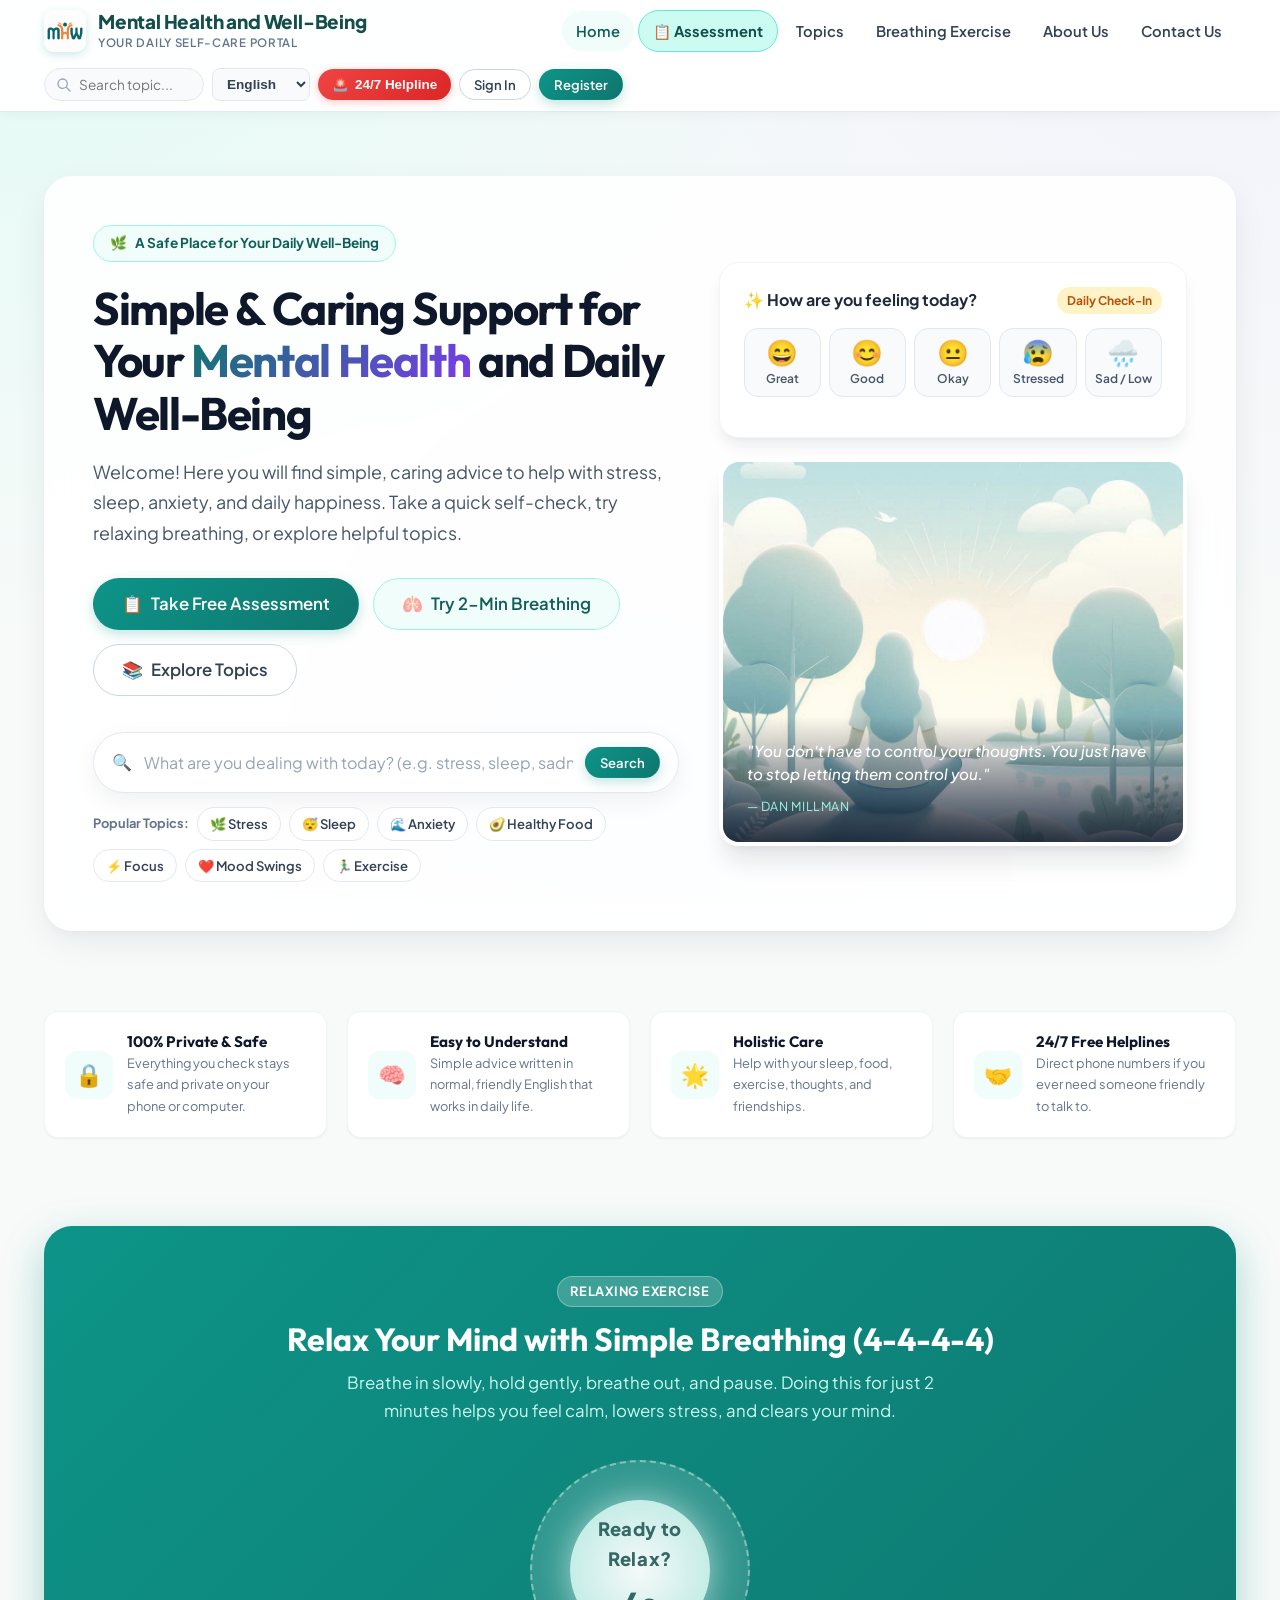
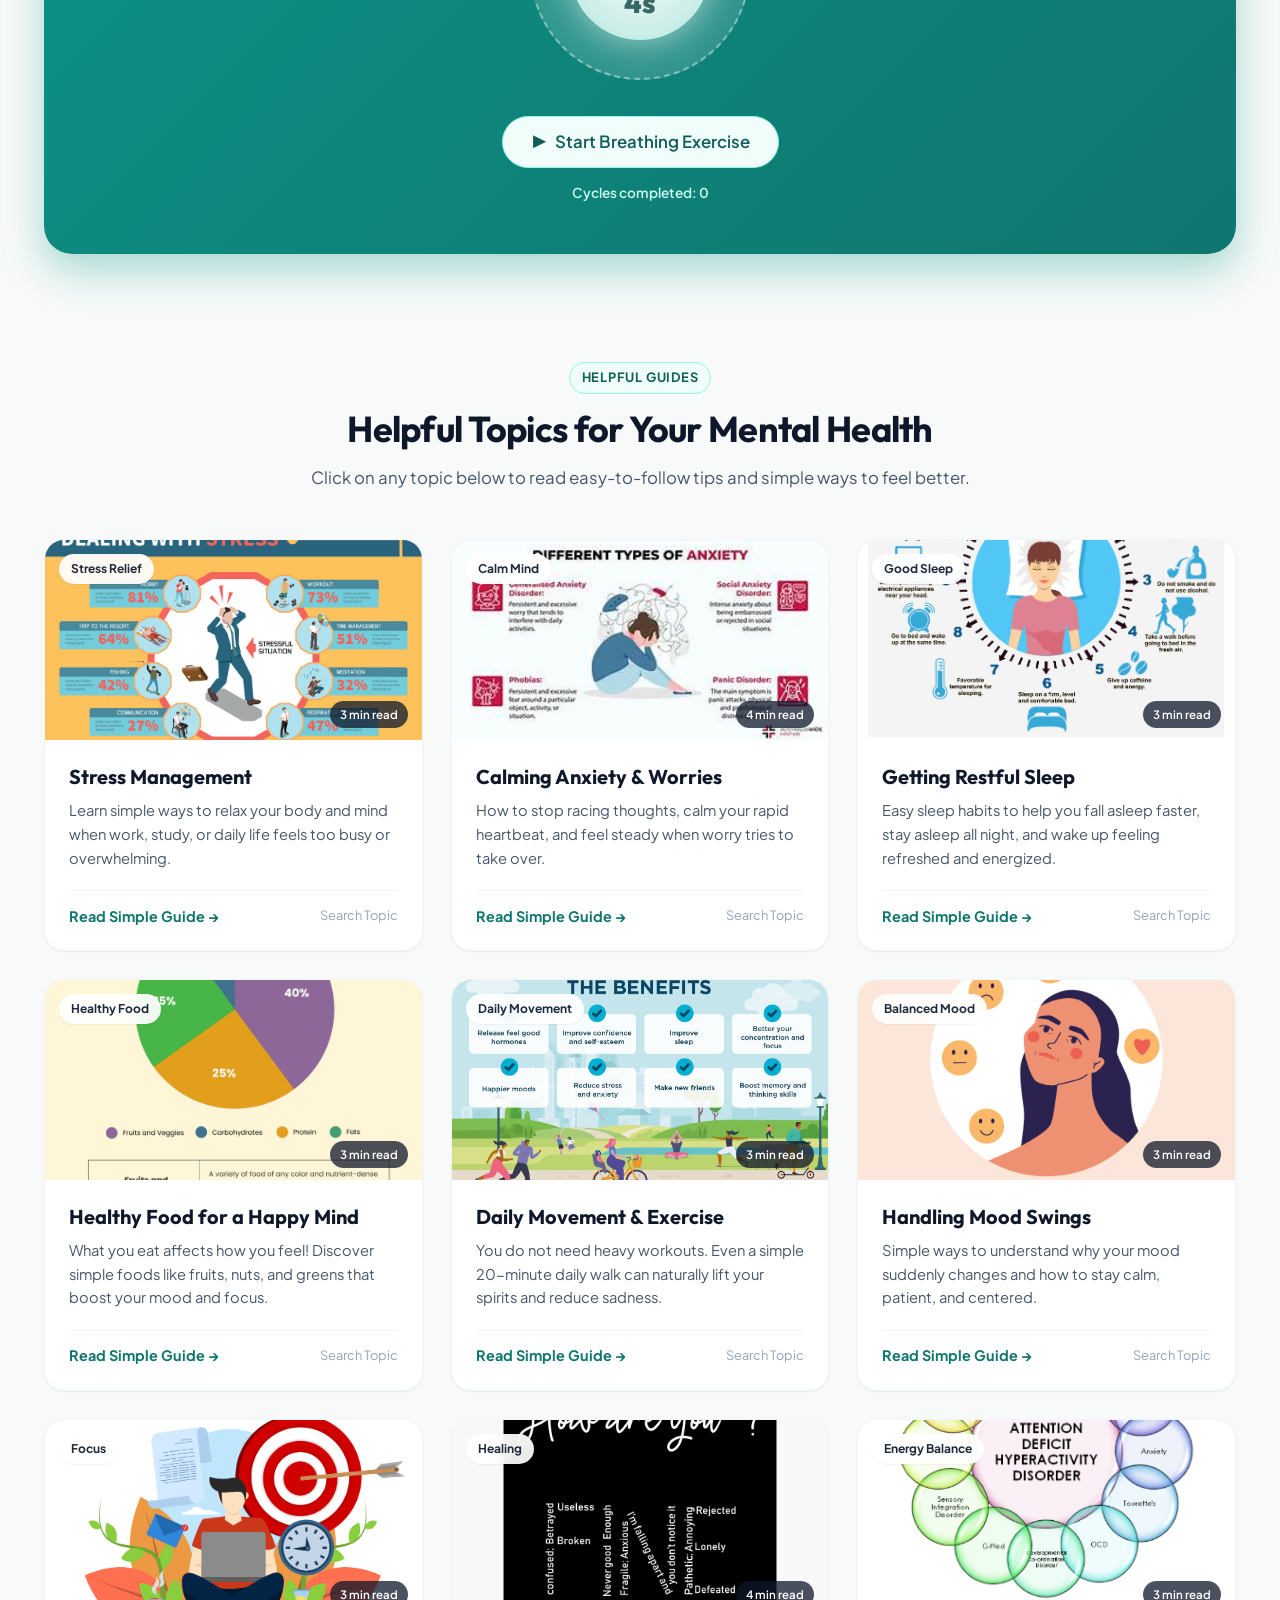
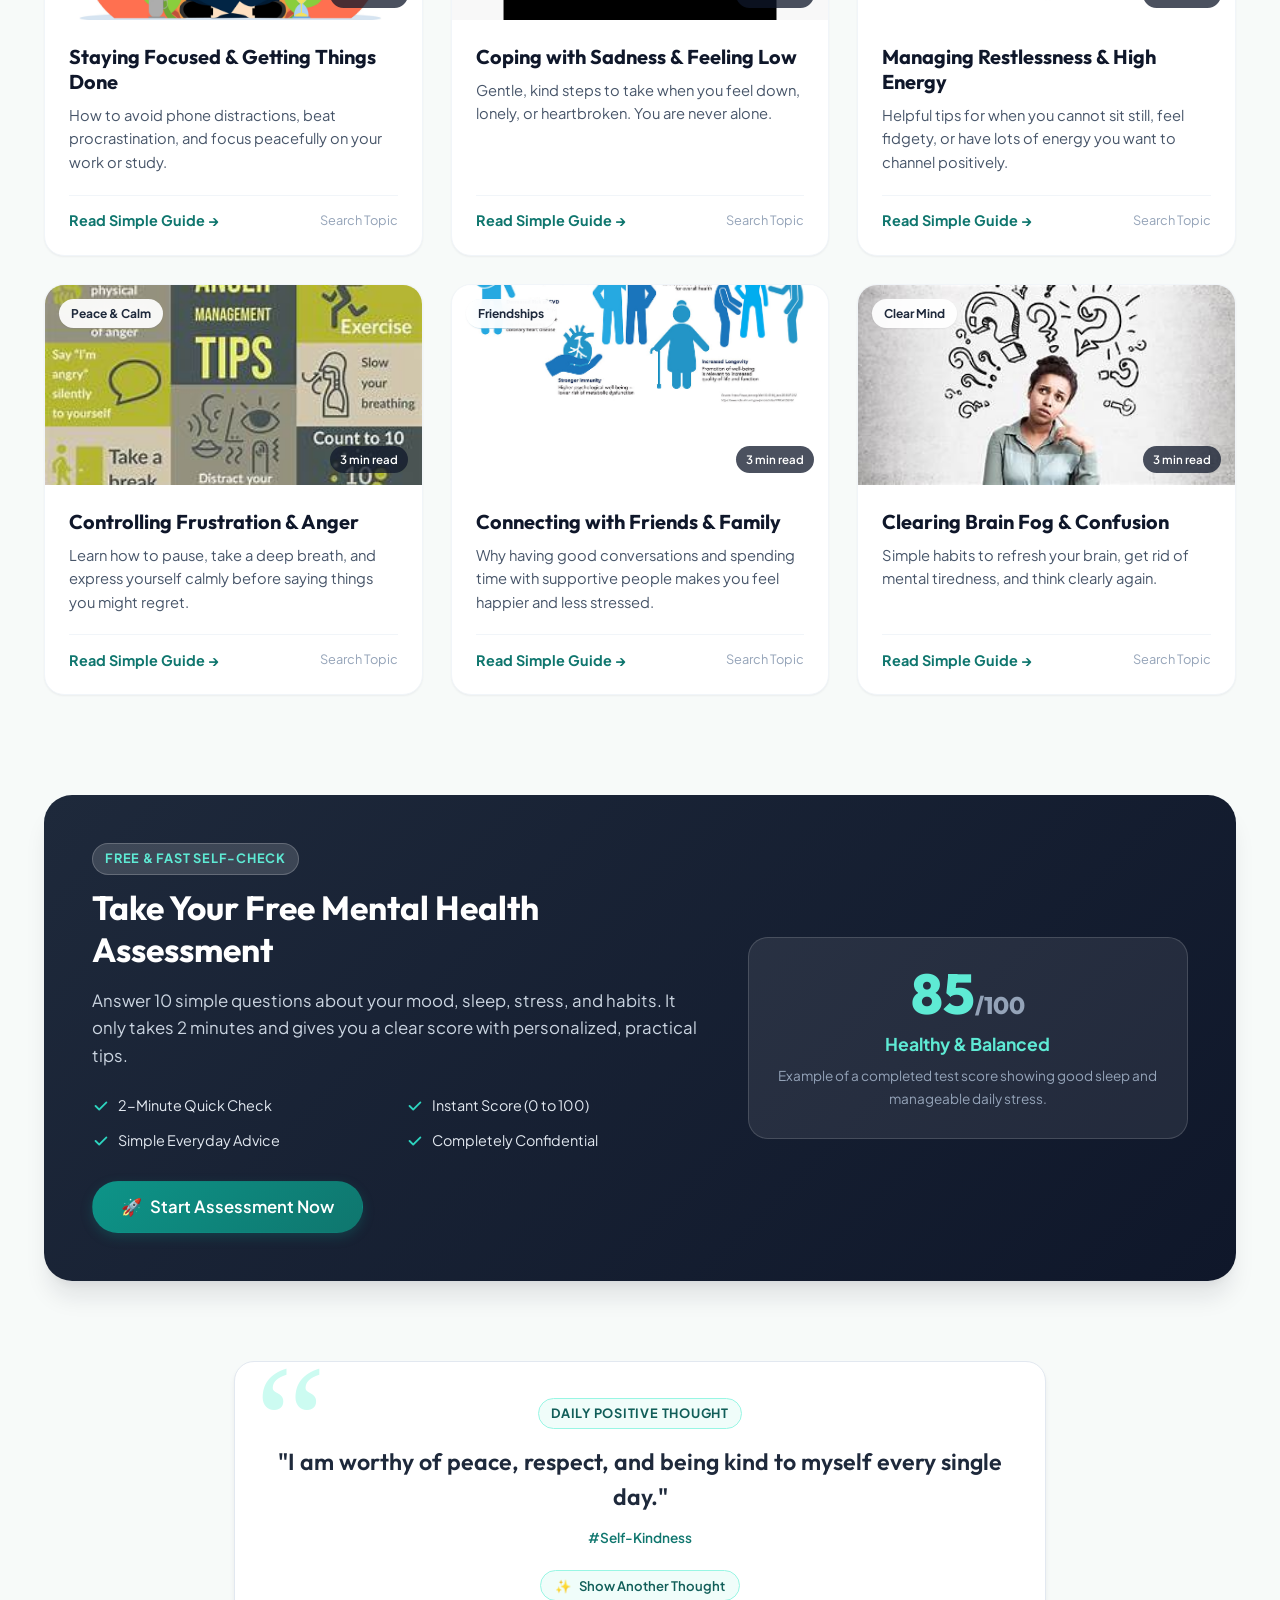
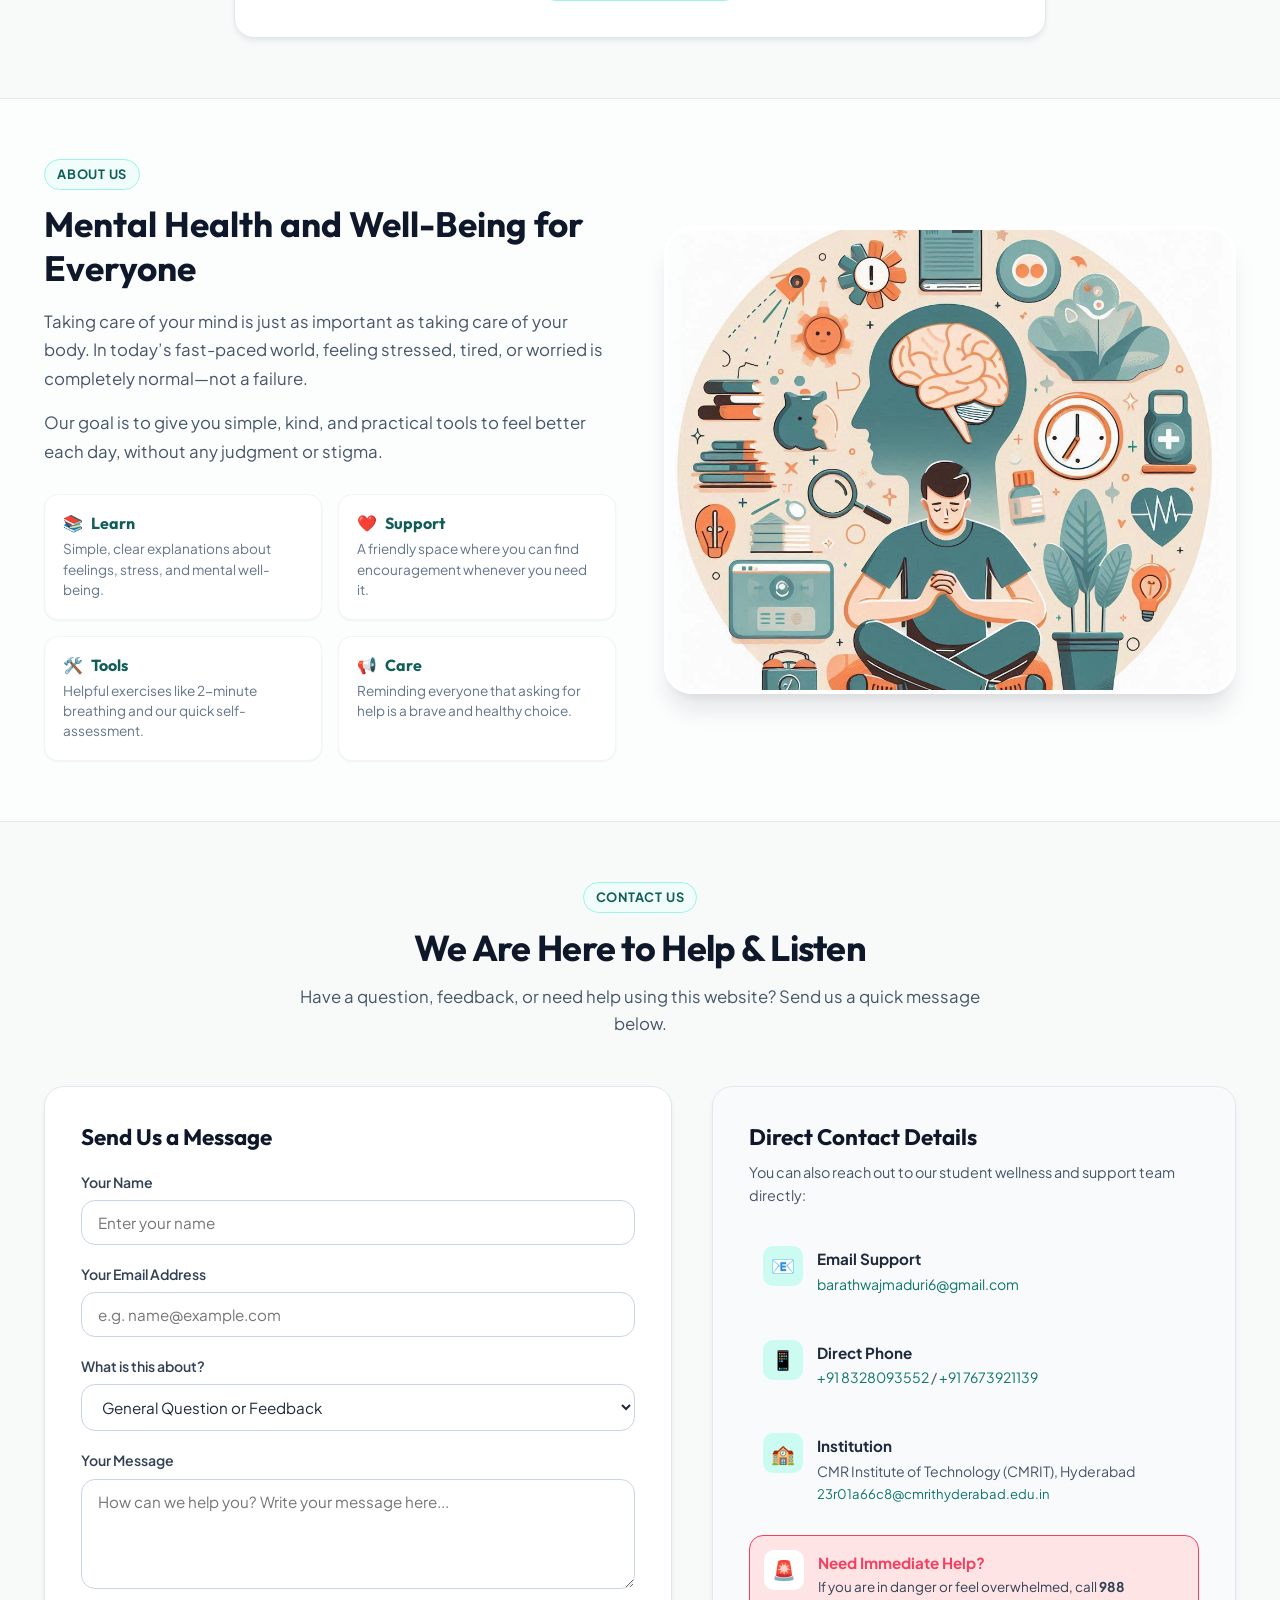
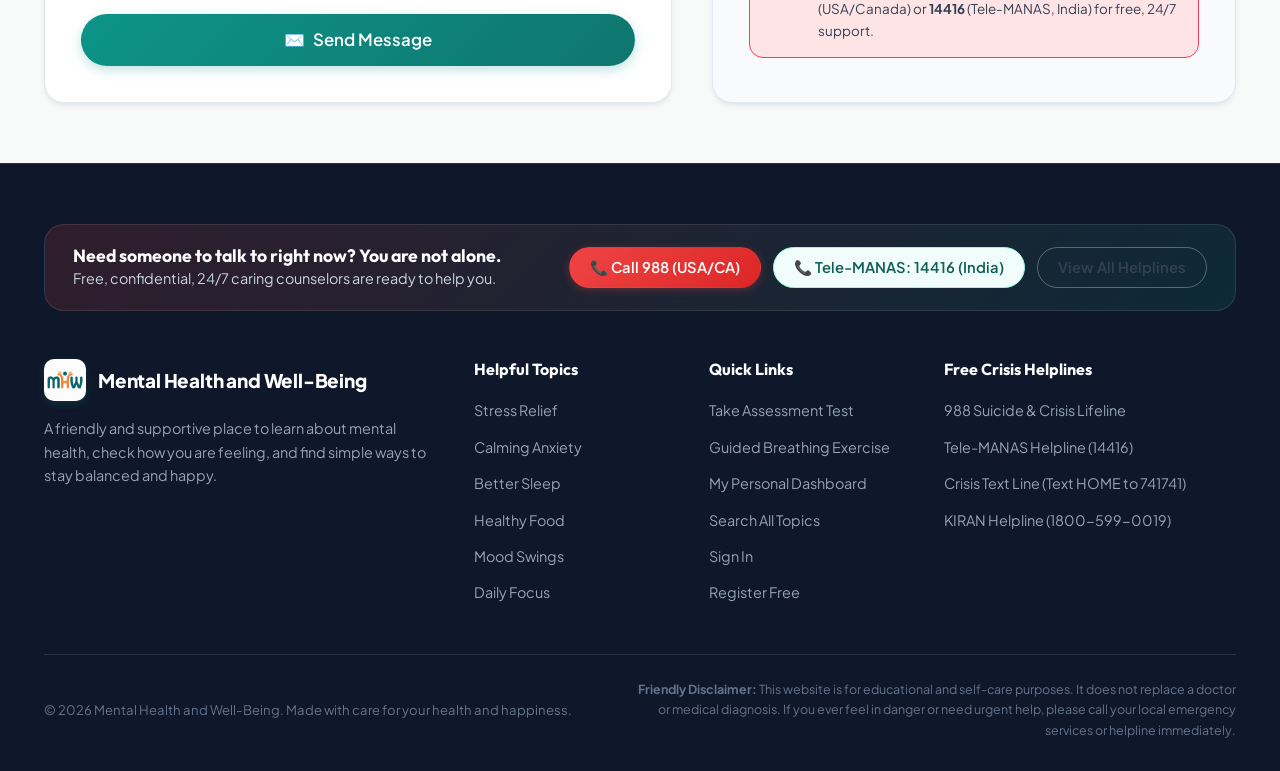
<file: home.html>
<!DOCTYPE html>
<html lang="en">

<head>
    <meta charset="UTF-8">
    <meta name="viewport" content="width=device-width, initial-scale=1.0">
    <meta name="description"
        content="Mental Health and Well-Being - A friendly, supportive guide for everyday mental wellness, stress relief, healthy sleep, and 24/7 helpline support.">
    <title>Mental Health and Well-Being</title>
    <link rel="stylesheet" href="style.css">
    <link rel="shortcut icon" href="logo2.jpeg" type="image/jpeg">
</head>

<body>

    <!-- ==================== HEADER & TOP NAVIGATION BAR ==================== -->
    <header class="site-header">
        <div class="container">
            <nav class="navbar">
                <!-- Brand Logo & Name -->
                <a href="home.html" class="brand-logo">
                    <img src="logo2.jpeg" alt="Mental Health and Well-Being Logo">
                    <div class="brand-text">
                        <span class="brand-title">Mental Health and Well-Being</span>
                        <span class="brand-subtitle">Your Daily Self-Care Portal</span>
                    </div>
                </a>

                <!-- Core Navigation Links (Properly placed & clearly labeled) -->
                <ul class="nav-links">
                    <li><a href="home.html" class="nav-link active" data-i18n="navHome">Home</a></li>
                    <li><a href="form.html" class="nav-link nav-highlight" data-i18n="navAssessment">📋 Assessment</a>
                    </li>
                    <li><a href="#topics" class="nav-link" data-i18n="navTopics">Topics</a></li>
                    <li><a href="#breathing" class="nav-link">Breathing Exercise</a></li>
                    <li><a href="#about" class="nav-link" data-i18n="navAbout">About Us</a></li>
                    <li><a href="#contact" class="nav-link" data-i18n="navContact">Contact Us</a></li>
                </ul>

                <!-- Header Actions (Search, Language, Helpline, Auth) -->
                <div class="header-actions">
                    <!-- Quick Search Form -->
                    <form class="header-search-form" id="headerSearchForm" onsubmit="handleSearch(event)">
                        <svg class="header-search-icon" viewBox="0 0 24 24">
                            <path
                                d="M21.71 20.29l-5.4-5.4A7.9 7.9 0 0 0 18 10a8 8 0 1 0-8 8 7.9 7.9 0 0 0 4.89-1.69l5.4 5.4a1 1 0 0 0 1.42-1.42zM4 10a6 6 0 1 1 6 6 6 6 0 0 1-6-6z" />
                        </svg>
                        <input type="text" id="globalSearchInput" class="header-search-input"
                            placeholder="Search topic...">
                    </form>

                    <!-- Language Selector -->
                    <select id="langSelect" class="lang-selector" onchange="changeLanguage(this.value)"
                        aria-label="Select Language">
                        <option value="en">English</option>
                        <option value="es">Español</option>
                        <option value="fr">Français</option>
                    </select>

                    <!-- 24/7 Helpline SOS Button -->
                    <button class="btn-sos" onclick="openCrisisModal()" title="Free 24/7 Crisis Help">
                        <span>🚨</span> 24/7 Helpline
                    </button>

                    <!-- Sign In / Register Buttons -->
                    <div class="auth-group" id="authButtons">
                        <a href="login.html" class="btn btn-outline btn-sm" data-i18n="btnSignIn">Sign In</a>
                        <a href="register.html" class="btn btn-primary btn-sm" data-i18n="btnRegister">Register</a>
                    </div>

                    <!-- Profile Dropdown (Displayed when signed in) -->
                    <div class="user-profile-widget" id="profileWidget" style="display: none;">
                        <button class="user-avatar-btn" onclick="toggleProfileDropdown(event)">
                            <div class="user-avatar-img" id="userAvatarText">U</div>
                            <span id="profileUsername">User</span>
                            <span style="font-size: 0.7rem;">▼</span>
                        </button>
                        <div class="profile-dropdown-menu" id="profileDropdown">
                            <div class="profile-dropdown-header">
                                <div class="profile-dropdown-name" id="dropdownUsername">Welcome Back</div>
                                <div class="profile-dropdown-email" id="profileEmail">user@example.com</div>
                            </div>
                            <a href="profile.html" class="profile-dropdown-item">
                                <span>👤</span> My Profile & Dashboard
                            </a>
                            <a href="form.html" class="profile-dropdown-item">
                                <span>📋</span> Take Assessment
                            </a>
                            <a href="search.html" class="profile-dropdown-item">
                                <span>📚</span> Knowledge Library
                            </a>
                            <button class="profile-dropdown-item danger" onclick="handleLogout()">
                                <span>🚪</span> Sign Out
                            </button>
                        </div>
                    </div>
                </div>
            </nav>
        </div>
    </header>

    <!-- ==================== MAIN CONTENT ==================== -->
    <main id="home">

        <!-- ===== HERO SECTION ===== -->
        <section class="hero-section">
            <div class="container">
                <div class="hero-glass-card">
                    <!-- Left Hero Content -->
                    <div class="hero-content">
                        <div class="hero-badge">
                            <span>🌿</span> A Safe Place for Your Daily Well-Being
                        </div>
                        <h1 class="hero-title">
                            Simple & Caring Support for Your <span>Mental Health</span> and Daily Well-Being
                        </h1>
                        <p class="hero-description">
                            Welcome! Here you will find simple, caring advice to help with stress, sleep, anxiety, and
                            daily happiness. Take a quick self-check, try relaxing breathing, or explore helpful topics.
                        </p>
                        <div class="hero-buttons">
                            <a href="form.html" class="btn btn-primary btn-lg">
                                <span>📋</span> Take Free Assessment
                            </a>
                            <a href="#breathing" class="btn btn-secondary btn-lg">
                                <span>🫁</span> Try 2-Min Breathing
                            </a>
                            <a href="#topics" class="btn btn-outline btn-lg">
                                <span>📚</span> Explore Topics
                            </a>
                        </div>

                        <!-- Easy Search Box & Popular Topic Chips -->
                        <div class="hero-search-hub">
                            <span>🔍</span>
                            <input type="text" id="heroSearchInput"
                                placeholder="What are you dealing with today? (e.g. stress, sleep, sadness)..."
                                onkeydown="if(event.key==='Enter'){window.location.href='search.html?query='+encodeURIComponent(this.value)}">
                            <button class="btn btn-primary btn-sm"
                                onclick="window.location.href='search.html?query='+encodeURIComponent(document.getElementById('heroSearchInput').value)">Search</button>
                        </div>

                        <div class="quick-topic-chips">
                            <span style="font-size: 0.8rem; font-weight: 700; color: var(--slate-500);">Popular
                                Topics:</span>
                            <a href="search.html?query=stress" class="topic-chip">🌿 Stress</a>
                            <a href="search.html?query=sleep" class="topic-chip">😴 Sleep</a>
                            <a href="search.html?query=anxiety" class="topic-chip">🌊 Anxiety</a>
                            <a href="search.html?query=diet" class="topic-chip">🥑 Healthy Food</a>
                            <a href="search.html?query=focus" class="topic-chip">⚡ Focus</a>
                            <a href="search.html?query=mood" class="topic-chip">❤️ Mood Swings</a>
                            <a href="search.html?query=exercise" class="topic-chip">🏃‍♂️ Exercise</a>
                        </div>
                    </div>

                    <!-- Right Hero Visual & Mood Check-In Widget -->
                    <div class="hero-side-column">
                        <!-- Daily Mood Check-In Card -->
                        <div class="mood-checkin-card">
                            <div class="mood-checkin-header">
                                <span class="mood-checkin-title">✨ How are you feeling today?</span>
                                <span class="mood-streak-badge">Daily Check-In</span>
                            </div>
                            <div class="mood-options-grid">
                                <button class="mood-btn" onclick="selectMood('rad', this)">
                                    <span class="mood-emoji">😄</span>
                                    <span class="mood-label">Great</span>
                                </button>
                                <button class="mood-btn" onclick="selectMood('good', this)">
                                    <span class="mood-emoji">😊</span>
                                    <span class="mood-label">Good</span>
                                </button>
                                <button class="mood-btn" onclick="selectMood('okay', this)">
                                    <span class="mood-emoji">😐</span>
                                    <span class="mood-label">Okay</span>
                                </button>
                                <button class="mood-btn" onclick="selectMood('stressed', this)">
                                    <span class="mood-emoji">😰</span>
                                    <span class="mood-label">Stressed</span>
                                </button>
                                <button class="mood-btn" onclick="selectMood('overwhelmed', this)">
                                    <span class="mood-emoji">🌧️</span>
                                    <span class="mood-label">Sad / Low</span>
                                </button>
                            </div>
                            <div id="moodFeedback" class="mood-feedback-box"></div>
                        </div>

                        <!-- Visual Artwork Card -->
                        <div class="hero-visual-card" style="margin-top: 20px;">
                            <img src="Designer.jpeg" alt="Mental Health and Well-Being Artwork" class="hero-visual-img">
                            <div class="hero-visual-overlay">
                                <p class="hero-visual-quote">"You don't have to control your thoughts. You just have to
                                    stop letting them control you."</p>
                                <span class="hero-visual-author">— Dan Millman</span>
                            </div>
                        </div>
                    </div>
                </div>
            </div>
        </section>

        <!-- ===== TRUST & REASSURANCE BANNER ===== -->
        <section class="trust-banner">
            <div class="container">
                <div class="trust-grid">
                    <div class="trust-card">
                        <div class="trust-icon-box">🔒</div>
                        <div class="trust-text">
                            <h4>100% Private & Safe</h4>
                            <p>Everything you check stays safe and private on your phone or computer.</p>
                        </div>
                    </div>
                    <div class="trust-card">
                        <div class="trust-icon-box">🧠</div>
                        <div class="trust-text">
                            <h4>Easy to Understand</h4>
                            <p>Simple advice written in normal, friendly English that works in daily life.</p>
                        </div>
                    </div>
                    <div class="trust-card">
                        <div class="trust-icon-box">🌟</div>
                        <div class="trust-text">
                            <h4>Holistic Care</h4>
                            <p>Help with your sleep, food, exercise, thoughts, and friendships.</p>
                        </div>
                    </div>
                    <div class="trust-card">
                        <div class="trust-icon-box">🤝</div>
                        <div class="trust-text">
                            <h4>24/7 Free Helplines</h4>
                            <p>Direct phone numbers if you ever need someone friendly to talk to.</p>
                        </div>
                    </div>
                </div>
            </div>
        </section>

        <!-- ===== GUIDED BREATHING EXERCISE (BOX BREATHING) ===== -->
        <section class="breathing-section" id="breathing">
            <div class="container">
                <div class="breathing-container">
                    <span class="section-tag"
                        style="background: rgba(255, 255, 255, 0.2); color: white; border-color: rgba(255, 255, 255, 0.3);">Relaxing
                        Exercise</span>
                    <h2 class="breathing-title">Relax Your Mind with Simple Breathing (4-4-4-4)</h2>
                    <p class="breathing-subtitle">
                        Breathe in slowly, hold gently, breathe out, and pause. Doing this for just 2 minutes helps you
                        feel calm, lowers stress, and clears your mind.
                    </p>

                    <!-- Breathing Orb -->
                    <div class="breath-circle-wrapper">
                        <div class="breath-orb-outer"></div>
                        <div class="breath-orb-inner" id="breathOrb">
                            <span class="breath-instruction" id="breathInstruction">Ready to Relax?</span>
                            <span class="breath-timer" id="breathTimer">4s</span>
                        </div>
                    </div>

                    <!-- Controls -->
                    <div class="breathing-controls">
                        <button class="btn btn-secondary btn-lg" id="breathToggleBtn" onclick="toggleBreathing()">
                            <span>▶️</span> Start Breathing Exercise
                        </button>
                    </div>
                    <div id="breathCycleCounter"
                        style="margin-top: 14px; font-size: 0.85rem; color: var(--primary-100); font-weight: 600;">
                        Cycles completed: 0</div>
                </div>
            </div>
        </section>

        <!-- ===== 12 CORE WELLNESS TOPICS GRID ===== -->
        <section class="topics-section" id="topics">
            <div class="container">
                <div class="section-header">
                    <span class="section-tag">Helpful Guides</span>
                    <h2 class="section-title">Helpful Topics for Your Mental Health</h2>
                    <p class="section-subtitle">
                        Click on any topic below to read easy-to-follow tips and simple ways to feel better.
                    </p>
                </div>

                <div class="topics-grid">
                    <!-- 1. Stress -->
                    <div class="topic-card">
                        <div class="topic-card-media">
                            <img src="stress.jpg" alt="Stress Management">
                            <span class="topic-card-badge">Stress Relief</span>
                            <span class="topic-card-readtime">3 min read</span>
                        </div>
                        <div class="topic-card-body">
                            <h3 class="topic-card-title">Stress Management</h3>
                            <p class="topic-card-snippet">Learn simple ways to relax your body and mind when work,
                                study, or daily life feels too busy or overwhelming.</p>
                            <div class="topic-card-footer">
                                <button class="topic-card-link" onclick="openTopicModal('stress')">Read Simple Guide
                                    →</button>
                                <a href="search.html?query=stress"
                                    style="font-size: 0.8rem; color: var(--slate-400);">Search Topic</a>
                            </div>
                        </div>
                    </div>

                    <!-- 2. Anxiety -->
                    <div class="topic-card">
                        <div class="topic-card-media">
                            <img src="anxiety.jpeg" alt="Anxiety Relief">
                            <span class="topic-card-badge">Calm Mind</span>
                            <span class="topic-card-readtime">4 min read</span>
                        </div>
                        <div class="topic-card-body">
                            <h3 class="topic-card-title">Calming Anxiety & Worries</h3>
                            <p class="topic-card-snippet">How to stop racing thoughts, calm your rapid heartbeat, and
                                feel steady when worry tries to take over.</p>
                            <div class="topic-card-footer">
                                <button class="topic-card-link" onclick="openTopicModal('anxiety')">Read Simple Guide
                                    →</button>
                                <a href="search.html?query=anxiety"
                                    style="font-size: 0.8rem; color: var(--slate-400);">Search Topic</a>
                            </div>
                        </div>
                    </div>

                    <!-- 3. Sleep -->
                    <div class="topic-card">
                        <div class="topic-card-media">
                            <img src="sleep.jpg" alt="Sleep Hygiene">
                            <span class="topic-card-badge">Good Sleep</span>
                            <span class="topic-card-readtime">3 min read</span>
                        </div>
                        <div class="topic-card-body">
                            <h3 class="topic-card-title">Getting Restful Sleep</h3>
                            <p class="topic-card-snippet">Easy sleep habits to help you fall asleep faster, stay asleep
                                all night, and wake up feeling refreshed and energized.</p>
                            <div class="topic-card-footer">
                                <button class="topic-card-link" onclick="openTopicModal('sleep')">Read Simple Guide
                                    →</button>
                                <a href="search.html?query=sleep"
                                    style="font-size: 0.8rem; color: var(--slate-400);">Search Topic</a>
                            </div>
                        </div>
                    </div>

                    <!-- 4. Diet -->
                    <div class="topic-card">
                        <div class="topic-card-media">
                            <img src="diet1.jpg" alt="Healthy Food">
                            <span class="topic-card-badge">Healthy Food</span>
                            <span class="topic-card-readtime">3 min read</span>
                        </div>
                        <div class="topic-card-body">
                            <h3 class="topic-card-title">Healthy Food for a Happy Mind</h3>
                            <p class="topic-card-snippet">What you eat affects how you feel! Discover simple foods like
                                fruits, nuts, and greens that boost your mood and focus.</p>
                            <div class="topic-card-footer">
                                <button class="topic-card-link" onclick="openTopicModal('diet')">Read Simple Guide
                                    →</button>
                                <a href="search.html?query=diet"
                                    style="font-size: 0.8rem; color: var(--slate-400);">Search Topic</a>
                            </div>
                        </div>
                    </div>

                    <!-- 5. Exercise -->
                    <div class="topic-card">
                        <div class="topic-card-media">
                            <img src="exercise.jpg" alt="Exercise">
                            <span class="topic-card-badge">Daily Movement</span>
                            <span class="topic-card-readtime">3 min read</span>
                        </div>
                        <div class="topic-card-body">
                            <h3 class="topic-card-title">Daily Movement & Exercise</h3>
                            <p class="topic-card-snippet">You do not need heavy workouts. Even a simple 20-minute daily
                                walk can naturally lift your spirits and reduce sadness.</p>
                            <div class="topic-card-footer">
                                <button class="topic-card-link" onclick="openTopicModal('exercise')">Read Simple Guide
                                    →</button>
                                <a href="search.html?query=exercise"
                                    style="font-size: 0.8rem; color: var(--slate-400);">Search Topic</a>
                            </div>
                        </div>
                    </div>

                    <!-- 6. Mood Swings -->
                    <div class="topic-card">
                        <div class="topic-card-media">
                            <img src="mood.jpg" alt="Mood Swings">
                            <span class="topic-card-badge">Balanced Mood</span>
                            <span class="topic-card-readtime">3 min read</span>
                        </div>
                        <div class="topic-card-body">
                            <h3 class="topic-card-title">Handling Mood Swings</h3>
                            <p class="topic-card-snippet">Simple ways to understand why your mood suddenly changes and
                                how to stay calm, patient, and centered.</p>
                            <div class="topic-card-footer">
                                <button class="topic-card-link" onclick="openTopicModal('mood')">Read Simple Guide
                                    →</button>
                                <a href="search.html?query=mood swings"
                                    style="font-size: 0.8rem; color: var(--slate-400);">Search Topic</a>
                            </div>
                        </div>
                    </div>

                    <!-- 7. Focus -->
                    <div class="topic-card">
                        <div class="topic-card-media">
                            <img src="focus1.jpg" alt="Focus">
                            <span class="topic-card-badge">Focus</span>
                            <span class="topic-card-readtime">3 min read</span>
                        </div>
                        <div class="topic-card-body">
                            <h3 class="topic-card-title">Staying Focused & Getting Things Done</h3>
                            <p class="topic-card-snippet">How to avoid phone distractions, beat procrastination, and
                                focus peacefully on your work or study.</p>
                            <div class="topic-card-footer">
                                <button class="topic-card-link" onclick="openTopicModal('focus')">Read Simple Guide
                                    →</button>
                                <a href="search.html?query=focus"
                                    style="font-size: 0.8rem; color: var(--slate-400);">Search Topic</a>
                            </div>
                        </div>
                    </div>

                    <!-- 8. Sadness -->
                    <div class="topic-card">
                        <div class="topic-card-media">
                            <img src="sad.jpg" alt="Sadness">
                            <span class="topic-card-badge">Healing</span>
                            <span class="topic-card-readtime">4 min read</span>
                        </div>
                        <div class="topic-card-body">
                            <h3 class="topic-card-title">Coping with Sadness & Feeling Low</h3>
                            <p class="topic-card-snippet">Gentle, kind steps to take when you feel down, lonely, or
                                heartbroken. You are never alone.</p>
                            <div class="topic-card-footer">
                                <button class="topic-card-link" onclick="openTopicModal('sadness')">Read Simple Guide
                                    →</button>
                                <a href="search.html?query=overwhelming sadness"
                                    style="font-size: 0.8rem; color: var(--slate-400);">Search Topic</a>
                            </div>
                        </div>
                    </div>

                    <!-- 9. Hyperactivity -->
                    <div class="topic-card">
                        <div class="topic-card-media">
                            <img src="hyperactivity.jpg" alt="Hyperactivity">
                            <span class="topic-card-badge">Energy Balance</span>
                            <span class="topic-card-readtime">3 min read</span>
                        </div>
                        <div class="topic-card-body">
                            <h3 class="topic-card-title">Managing Restlessness & High Energy</h3>
                            <p class="topic-card-snippet">Helpful tips for when you cannot sit still, feel fidgety, or
                                have lots of energy you want to channel positively.</p>
                            <div class="topic-card-footer">
                                <button class="topic-card-link" onclick="openTopicModal('hyperactivity')">Read Simple
                                    Guide →</button>
                                <a href="search.html?query=hyperactivity"
                                    style="font-size: 0.8rem; color: var(--slate-400);">Search Topic</a>
                            </div>
                        </div>
                    </div>

                    <!-- 10. Anger -->
                    <div class="topic-card">
                        <div class="topic-card-media">
                            <img src="anger.jpeg" alt="Anger">
                            <span class="topic-card-badge">Peace & Calm</span>
                            <span class="topic-card-readtime">3 min read</span>
                        </div>
                        <div class="topic-card-body">
                            <h3 class="topic-card-title">Controlling Frustration & Anger</h3>
                            <p class="topic-card-snippet">Learn how to pause, take a deep breath, and express yourself
                                calmly before saying things you might regret.</p>
                            <div class="topic-card-footer">
                                <button class="topic-card-link" onclick="openTopicModal('anger')">Read Simple Guide
                                    →</button>
                                <a href="search.html?query=anger"
                                    style="font-size: 0.8rem; color: var(--slate-400);">Search Topic</a>
                            </div>
                        </div>
                    </div>

                    <!-- 11. Social Connection -->
                    <div class="topic-card">
                        <div class="topic-card-media">
                            <img src="si.jpg" alt="Social Interaction">
                            <span class="topic-card-badge">Friendships</span>
                            <span class="topic-card-readtime">3 min read</span>
                        </div>
                        <div class="topic-card-body">
                            <h3 class="topic-card-title">Connecting with Friends & Family</h3>
                            <p class="topic-card-snippet">Why having good conversations and spending time with
                                supportive people makes you feel happier and less stressed.</p>
                            <div class="topic-card-footer">
                                <button class="topic-card-link" onclick="openTopicModal('social')">Read Simple Guide
                                    →</button>
                                <a href="search.html?query=social interaction"
                                    style="font-size: 0.8rem; color: var(--slate-400);">Search Topic</a>
                            </div>
                        </div>
                    </div>

                    <!-- 12. Mental Clarity -->
                    <div class="topic-card">
                        <div class="topic-card-media">
                            <img src="thinking.jpeg" alt="Clear Thinking">
                            <span class="topic-card-badge">Clear Mind</span>
                            <span class="topic-card-readtime">3 min read</span>
                        </div>
                        <div class="topic-card-body">
                            <h3 class="topic-card-title">Clearing Brain Fog & Confusion</h3>
                            <p class="topic-card-snippet">Simple habits to refresh your brain, get rid of mental
                                tiredness, and think clearly again.</p>
                            <div class="topic-card-footer">
                                <button class="topic-card-link" onclick="openTopicModal('thinking')">Read Simple Guide
                                    →</button>
                                <a href="search.html?query=confused thinking"
                                    style="font-size: 0.8rem; color: var(--slate-400);">Search Topic</a>
                            </div>
                        </div>
                    </div>
                </div>
            </div>
        </section>

        <!-- ===== ASSESSMENT SPOTLIGHT BANNER ===== -->
        <section class="assessment-cta-section">
            <div class="container">
                <div class="assessment-cta-card">
                    <div>
                        <span class="section-tag"
                            style="background: rgba(255, 255, 255, 0.15); color: var(--primary-300); border-color: rgba(255, 255, 255, 0.2);">Free
                            & Fast Self-Check</span>
                        <h3>Take Your Free Mental Health Assessment</h3>
                        <p>Answer 10 simple questions about your mood, sleep, stress, and habits. It only takes 2
                            minutes and gives you a clear score with personalized, practical tips.</p>

                        <ul class="assessment-points-list">
                            <li>
                                <svg viewBox="0 0 20 20">
                                    <path
                                        d="M16.7 5.3a1 1 0 0 1 0 1.4l-8 8a1 1 0 0 1-1.4 0l-4-4a1 1 0 1 1 1.4-1.4L8 12.6l7.3-7.3a1 1 0 0 1 1.4 0z" />
                                </svg>
                                2-Minute Quick Check
                            </li>
                            <li>
                                <svg viewBox="0 0 20 20">
                                    <path
                                        d="M16.7 5.3a1 1 0 0 1 0 1.4l-8 8a1 1 0 0 1-1.4 0l-4-4a1 1 0 1 1 1.4-1.4L8 12.6l7.3-7.3a1 1 0 0 1 1.4 0z" />
                                </svg>
                                Instant Score (0 to 100)
                            </li>
                            <li>
                                <svg viewBox="0 0 20 20">
                                    <path
                                        d="M16.7 5.3a1 1 0 0 1 0 1.4l-8 8a1 1 0 0 1-1.4 0l-4-4a1 1 0 1 1 1.4-1.4L8 12.6l7.3-7.3a1 1 0 0 1 1.4 0z" />
                                </svg>
                                Simple Everyday Advice
                            </li>
                            <li>
                                <svg viewBox="0 0 20 20">
                                    <path
                                        d="M16.7 5.3a1 1 0 0 1 0 1.4l-8 8a1 1 0 0 1-1.4 0l-4-4a1 1 0 1 1 1.4-1.4L8 12.6l7.3-7.3a1 1 0 0 1 1.4 0z" />
                                </svg>
                                Completely Confidential
                            </li>
                        </ul>

                        <a href="form.html" class="btn btn-primary btn-lg">
                            <span>🚀</span> Start Assessment Now
                        </a>
                    </div>

                    <div class="assessment-cta-badge">
                        <div class="assessment-cta-score-preview">85<span
                                style="font-size: 1.5rem; color: var(--slate-400);">/100</span></div>
                        <div
                            style="font-weight: 700; font-size: 1.1rem; color: var(--primary-300); margin-bottom: 6px;">
                            Healthy & Balanced</div>
                        <p style="font-size: 0.85rem; color: var(--slate-400); margin: 0;">Example of a completed test
                            score showing good sleep and manageable daily stress.</p>
                    </div>
                </div>
            </div>
        </section>

        <!-- ===== DAILY POSITIVE THOUGHT ===== -->
        <section class="affirmation-section">
            <div class="container container-narrow">
                <div class="affirmation-card">
                    <div class="affirmation-content">
                        <span class="section-tag" style="margin-bottom: 16px;">Daily Positive Thought</span>
                        <div class="affirmation-quote" id="affirmationQuote">
                            "I am worthy of peace, respect, and being kind to myself every single day."
                        </div>
                        <div class="affirmation-tag" id="affirmationTag">#Self-Kindness</div>
                        <button class="btn btn-secondary btn-sm" onclick="nextAffirmation()">
                            <span>✨</span> Show Another Thought
                        </button>
                    </div>
                </div>
            </div>
        </section>

        <!-- ===== ABOUT US SECTION ===== -->
        <section class="about-section" id="about">
            <div class="container">
                <div class="about-grid">
                    <div class="about-content">
                        <span class="section-tag">About Us</span>
                        <h2>Mental Health and Well-Being for Everyone</h2>
                        <p>
                            Taking care of your mind is just as important as taking care of your body. In today’s
                            fast-paced world, feeling stressed, tired, or worried is completely normal—not a failure.
                        </p>
                        <p>
                            Our goal is to give you simple, kind, and practical tools to feel better each day, without
                            any judgment or stigma.
                        </p>

                        <div class="values-grid">
                            <div class="value-card">
                                <h4><span>📚</span> Learn</h4>
                                <p>Simple, clear explanations about feelings, stress, and mental well-being.</p>
                            </div>
                            <div class="value-card">
                                <h4><span>❤️</span> Support</h4>
                                <p>A friendly space where you can find encouragement whenever you need it.</p>
                            </div>
                            <div class="value-card">
                                <h4><span>🛠️</span> Tools</h4>
                                <p>Helpful exercises like 2-minute breathing and our quick self-assessment.</p>
                            </div>
                            <div class="value-card">
                                <h4><span>📢</span> Care</h4>
                                <p>Reminding everyone that asking for help is a brave and healthy choice.</p>
                            </div>
                        </div>
                    </div>

                    <div
                        style="border-radius: var(--radius-xl); overflow: hidden; box-shadow: var(--shadow-xl); border: 4px solid white;">
                        <img src="bg.jpg" alt="Mental Health and Well-Being"
                            style="width: 100%; height: 460px; object-fit: cover;">
                    </div>
                </div>
            </div>
        </section>

        <!-- ===== CONTACT US SECTION ===== -->
        <section class="contact-section" id="contact">
            <div class="container">
                <div class="section-header">
                    <span class="section-tag">Contact Us</span>
                    <h2 class="section-title">We Are Here to Help & Listen</h2>
                    <p class="section-subtitle">
                        Have a question, feedback, or need help using this website? Send us a quick message below.
                    </p>
                </div>

                <div class="contact-grid">
                    <!-- Contact Form -->
                    <div class="contact-card">
                        <h3 style="font-size: 1.4rem; margin-bottom: 20px;">Send Us a Message</h3>
                        <form id="contactForm"
                            onsubmit="event.preventDefault(); showToast('Thank you! Your message has been sent successfully.', 'success'); this.reset();">
                            <div class="form-group">
                                <label class="form-label" for="contactName">Your Name</label>
                                <input type="text" id="contactName" class="form-input" placeholder="Enter your name"
                                    required>
                            </div>
                            <div class="form-group">
                                <label class="form-label" for="contactEmail">Your Email Address</label>
                                <input type="email" id="contactEmail" class="form-input"
                                    placeholder="e.g. name@example.com" required>
                            </div>
                            <div class="form-group">
                                <label class="form-label" for="contactSubject">What is this about?</label>
                                <select id="contactSubject" class="form-select">
                                    <option>General Question or Feedback</option>
                                    <option>Help with Assessment Test</option>
                                    <option>Suggest a New Topic</option>
                                </select>
                            </div>
                            <div class="form-group">
                                <label class="form-label" for="contactMessage">Your Message</label>
                                <textarea id="contactMessage" class="form-textarea"
                                    placeholder="How can we help you? Write your message here..." required></textarea>
                            </div>
                            <button type="submit" class="btn btn-primary btn-lg" style="width: 100%;">
                                <span>✉️</span> Send Message
                            </button>
                        </form>
                    </div>

                    <!-- Direct Contact & Helpline Numbers -->
                    <div class="contact-card" style="background: var(--slate-50);">
                        <h3 style="font-size: 1.4rem; margin-bottom: 10px;">Direct Contact Details</h3>
                        <p style="color: var(--slate-600); font-size: 0.9rem;">You can also reach out to our student
                            wellness and support team directly:</p>

                        <div class="contact-info-list">
                            <div class="contact-info-item">
                                <div class="contact-icon">📧</div>
                                <div>
                                    <strong style="color: var(--slate-800); font-size: 0.95rem;">Email Support</strong>
                                    <p style="margin: 0; font-size: 0.88rem; color: var(--slate-600);"><a
                                            href="mailto:barathwajmaduri6@gmail.com">barathwajmaduri6@gmail.com</a></p>
                                </div>
                            </div>
                            <div class="contact-info-item">
                                <div class="contact-icon">📱</div>
                                <div>
                                    <strong style="color: var(--slate-800); font-size: 0.95rem;">Direct Phone</strong>
                                    <p style="margin: 0; font-size: 0.88rem; color: var(--slate-600);"><a
                                            href="tel:+918328093552">+91 8328093552</a> / <a
                                            href="tel:+917673921139">+91 7673921139</a></p>
                                </div>
                            </div>
                            <div class="contact-info-item">
                                <div class="contact-icon">🏫</div>
                                <div>
                                    <strong style="color: var(--slate-800); font-size: 0.95rem;">Institution</strong>
                                    <p style="margin: 0; font-size: 0.88rem; color: var(--slate-600);">CMR Institute of
                                        Technology (CMRIT), Hyderabad</p>
                                    <p style="margin: 0; font-size: 0.82rem; color: var(--slate-500);"><a
                                            href="mailto:23r01a66c8@cmrithyderabad.edu.in">23r01a66c8@cmrithyderabad.edu.in</a>
                                    </p>
                                </div>
                            </div>
                            <div class="contact-info-item"
                                style="background: var(--accent-rose-soft); border: 1px solid var(--accent-rose);">
                                <div class="contact-icon" style="background: white; color: var(--accent-rose);">🚨</div>
                                <div>
                                    <strong style="color: var(--accent-rose); font-size: 0.95rem;">Need Immediate
                                        Help?</strong>
                                    <p style="margin: 0; font-size: 0.84rem; color: var(--slate-700);">If you are in
                                        danger or feel overwhelmed, call <strong>988</strong> (USA/Canada) or
                                        <strong>14416</strong> (Tele-MANAS, India) for free, 24/7 support.</p>
                                </div>
                            </div>
                        </div>
                    </div>
                </div>
            </div>
        </section>

    </main>

    <!-- ==================== FOOTER ==================== -->
    <footer class="site-footer">
        <div class="container">
            <!-- 24/7 Helpline Banner -->
            <div class="footer-helpline-bar">
                <div>
                    <h4>Need someone to talk to right now? You are not alone.</h4>
                    <p style="margin: 0; font-size: 0.9rem; color: var(--slate-300);">Free, confidential, 24/7 caring
                        counselors are ready to help you.</p>
                </div>
                <div style="display: flex; gap: 12px; align-items: center; flex-wrap: wrap;">
                    <a href="tel:988" class="btn btn-sos">📞 Call 988 (USA/CA)</a>
                    <a href="tel:14416" class="btn btn-secondary">📞 Tele-MANAS: 14416 (India)</a>
                    <button class="btn btn-outline" style="color: white; border-color: rgba(255,255,255,0.3);"
                        onclick="openCrisisModal()">View All Helplines</button>
                </div>
            </div>

            <!-- Footer Columns -->
            <div class="footer-grid">
                <div class="footer-col">
                    <div class="brand-logo" style="margin-bottom: 16px;">
                        <img src="logo2.jpeg" alt="Mental Health and Well-Being">
                        <span class="brand-title" style="color: white;">Mental Health and Well-Being</span>
                    </div>
                    <p style="font-size: 0.9rem; line-height: 1.6; color: var(--slate-400); margin-bottom: 18px;">
                        A friendly and supportive place to learn about mental health, check how you are feeling, and
                        find simple ways to stay balanced and happy.
                    </p>
                </div>

                <div class="footer-col">
                    <h5>Helpful Topics</h5>
                    <ul class="footer-links">
                        <li><a href="search.html?query=stress">Stress Relief</a></li>
                        <li><a href="search.html?query=anxiety">Calming Anxiety</a></li>
                        <li><a href="search.html?query=sleep">Better Sleep</a></li>
                        <li><a href="search.html?query=diet">Healthy Food</a></li>
                        <li><a href="search.html?query=mood">Mood Swings</a></li>
                        <li><a href="search.html?query=focus">Daily Focus</a></li>
                    </ul>
                </div>

                <div class="footer-col">
                    <h5>Quick Links</h5>
                    <ul class="footer-links">
                        <li><a href="form.html">Take Assessment Test</a></li>
                        <li><a href="#breathing">Guided Breathing Exercise</a></li>
                        <li><a href="profile.html">My Personal Dashboard</a></li>
                        <li><a href="search.html">Search All Topics</a></li>
                        <li><a href="login.html">Sign In</a></li>
                        <li><a href="register.html">Register Free</a></li>
                    </ul>
                </div>

                <div class="footer-col">
                    <h5>Free Crisis Helplines</h5>
                    <ul class="footer-links">
                        <li><a href="tel:988">988 Suicide & Crisis Lifeline</a></li>
                        <li><a href="tel:14416">Tele-MANAS Helpline (14416)</a></li>
                        <li><a href="https://www.crisistextline.org/" target="_blank">Crisis Text Line (Text HOME to
                                741741)</a></li>
                        <li><a href="tel:18005990019">KIRAN Helpline (1800-599-0019)</a></li>
                    </ul>
                </div>
            </div>

            <!-- Footer Bottom -->
            <div class="footer-bottom">
                <div>
                    © 2026 Mental Health and Well-Being. Made with care for your health and happiness.
                </div>
                <div style="max-width: 600px; text-align: right; font-size: 0.78rem; color: var(--slate-500);">
                    <strong>Friendly Disclaimer:</strong> This website is for educational and self-care purposes. It
                    does not replace a doctor or medical diagnosis. If you ever feel in danger or need urgent help,
                    please call your local emergency services or helpline immediately.
                </div>
            </div>
        </div>
    </footer>

    <!-- ==================== CRISIS HELPLINE MODAL ==================== -->
    <div class="modal-overlay" id="crisisModal" onclick="if(event.target===this) closeCrisisModal()">
        <div class="modal-container">
            <div class="modal-header"
                style="background: var(--accent-rose-soft); border-bottom: 1px solid var(--accent-rose);">
                <div style="display: flex; align-items: center; gap: 10px;">
                    <span style="font-size: 1.6rem;">🚨</span>
                    <div>
                        <h3 style="color: #9f1239; margin: 0; font-size: 1.3rem;">24/7 Immediate Help</h3>
                        <p style="margin: 0; font-size: 0.85rem; color: #be123c;">You do not have to carry this alone.
                            Free, caring help is available right now.</p>
                    </div>
                </div>
                <button class="modal-close-btn" onclick="closeCrisisModal()">✕</button>
            </div>
            <div class="modal-body">
                <div style="display: flex; flex-direction: column; gap: 16px;">
                    <div
                        style="background: var(--slate-50); padding: 18px; border-radius: var(--radius-md); border-left: 4px solid #ef4444;">
                        <h4 style="color: var(--slate-900); margin-bottom: 4px;">🇺🇸 USA & Canada: 988 Lifeline</h4>
                        <p style="font-size: 0.88rem; color: var(--slate-600); margin-bottom: 8px;">Available 24 hours a
                            day, 7 days a week. Free, confidential, in English & Spanish.</p>
                        <a href="tel:988" class="btn btn-sos">📞 Call or Text 988</a>
                    </div>

                    <div
                        style="background: var(--slate-50); padding: 18px; border-radius: var(--radius-md); border-left: 4px solid #0d9488;">
                        <h4 style="color: var(--slate-900); margin-bottom: 4px;">🇮🇳 India: Tele-MANAS Mental Health
                            Helpline</h4>
                        <p style="font-size: 0.88rem; color: var(--slate-600); margin-bottom: 8px;">Free 24/7 helpline
                            by the Government of India in multiple regional languages.</p>
                        <a href="tel:14416" class="btn btn-primary">📞 Call 14416 or 1800-891-4416</a>
                    </div>

                    <div
                        style="background: var(--slate-50); padding: 18px; border-radius: var(--radius-md); border-left: 4px solid #6366f1;">
                        <h4 style="color: var(--slate-900); margin-bottom: 4px;">💬 Crisis Text Line (Free Chat)</h4>
                        <p style="font-size: 0.88rem; color: var(--slate-600); margin-bottom: 8px;">Prefer texting?
                            Connect with a trained, friendly crisis counselor 24/7.</p>
                        <div style="font-weight: 700; color: var(--slate-800); font-size: 0.95rem;">Text HOME to 741741
                        </div>
                    </div>
                </div>
            </div>
        </div>
    </div>

    <!-- ==================== TOPIC DETAIL READING MODAL ==================== -->
    <div class="modal-overlay" id="topicModal" onclick="if(event.target===this) closeTopicModal()">
        <div class="modal-container" style="max-width: 820px;">
            <div class="modal-header">
                <div>
                    <span class="section-tag" id="topicModalTag" style="margin-bottom: 4px;">Helpful Guide</span>
                    <h2 id="topicModalTitle" style="font-size: 1.6rem; color: var(--slate-900); margin: 0;"></h2>
                </div>
                <button class="modal-close-btn" onclick="closeTopicModal()">✕</button>
            </div>
            <div class="modal-body">
                <div style="display: flex; gap: 14px; margin-bottom: 20px; align-items: center;">
                    <span style="font-size: 0.85rem; color: var(--slate-500);">⏱️ Reading Time: <strong
                            id="topicModalReadTime">3 min read</strong></span>
                </div>

                <div class="search-img-row">
                    <div class="search-img-frame">
                        <img id="topicModalImg" src="stress.jpg" alt="Topic image">
                    </div>
                    <div class="search-img-frame">
                        <img id="topicModalImg2" src="stress1.jpg" alt="Advice image">
                    </div>
                </div>

                <p id="topicModalSummary"
                    style="font-size: 1.05rem; line-height: 1.7; color: var(--slate-700); margin-bottom: 24px;"></p>

                <h3 style="font-size: 1.25rem; color: var(--slate-900); margin-bottom: 12px;">Common Causes</h3>
                <ul id="topicModalCauses"
                    style="padding-left: 20px; color: var(--slate-700); line-height: 1.7; margin-bottom: 24px;"></ul>

                <h3 style="font-size: 1.25rem; color: var(--slate-900); margin-bottom: 12px;">How You Might Feel (Signs)
                </h3>
                <ul id="topicModalSymptoms"
                    style="padding-left: 20px; color: var(--slate-700); line-height: 1.7; margin-bottom: 24px;"></ul>

                <h3 style="font-size: 1.25rem; color: var(--slate-900); margin-bottom: 14px;">Simple Ways to Feel Better
                </h3>
                <div id="topicModalStrategies"
                    style="display: flex; flex-direction: column; gap: 10px; margin-bottom: 28px;"></div>

                <div
                    style="display: flex; justify-content: space-between; align-items: center; border-top: 1px solid var(--slate-200); padding-top: 20px;">
                    <span style="font-size: 0.88rem; color: var(--slate-500);">Want to check your general score?</span>
                    <a href="form.html" class="btn btn-primary btn-sm">Take Free Assessment →</a>
                </div>
            </div>
        </div>
    </div>

    <!-- Toast container -->
    <div id="toastContainer" class="toast-container"></div>

    <!-- Scripts -->
    <script src="app.js"></script>
</body>

</html>
</file>
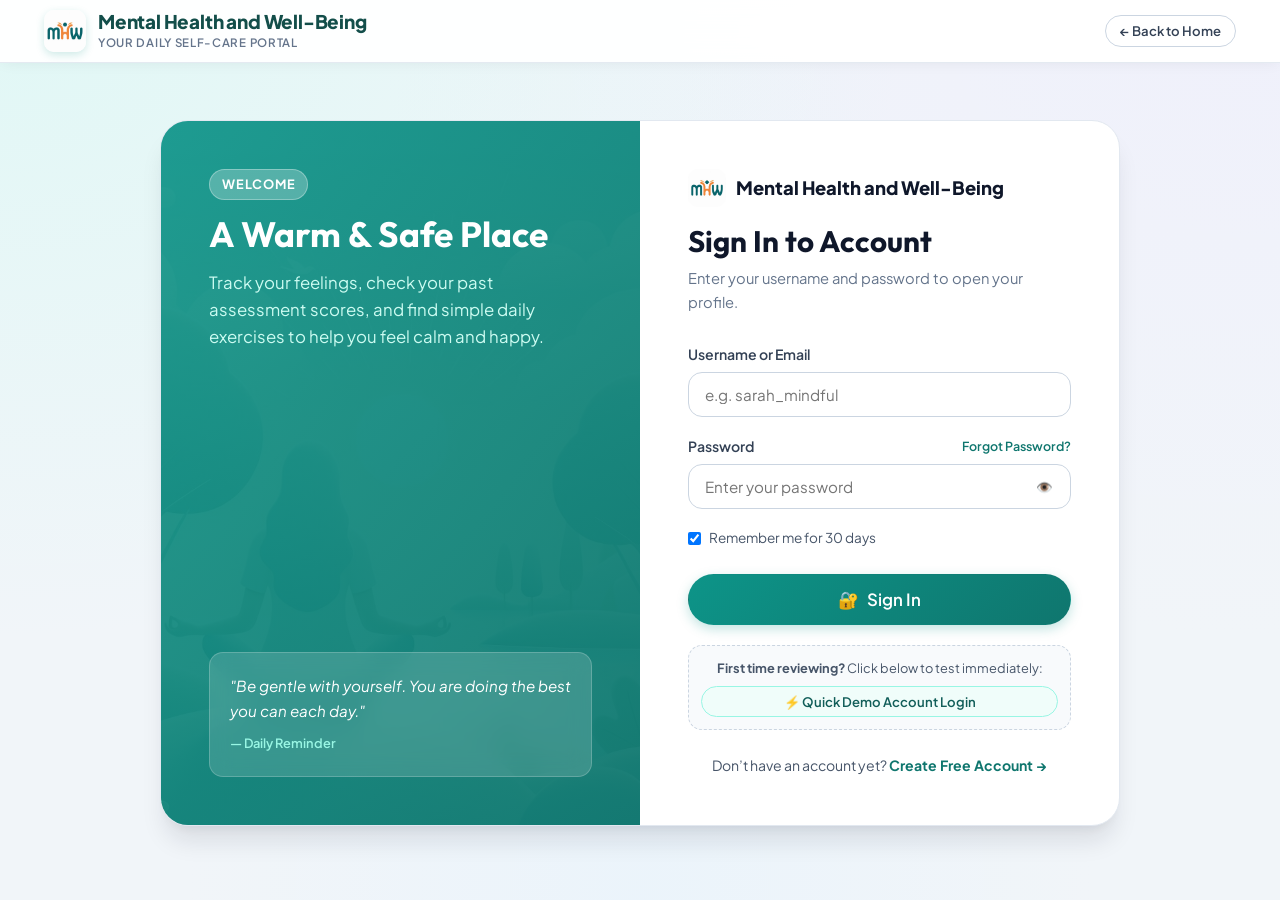
<file: login.html>
<!DOCTYPE html>
<html lang="en">
<head>
    <meta charset="UTF-8">
    <meta name="viewport" content="width=device-width, initial-scale=1.0">
    <meta name="description" content="Sign in to your Mental Health and Well-Being account to view your past test scores, daily habits, and helpful self-care tools.">
    <title>Sign In | Mental Health and Well-Being</title>
    <link rel="stylesheet" href="style.css">
    <link rel="shortcut icon" href="logo2.jpeg" type="image/jpeg">
</head>
<body style="background-color: #f1f5f9;">

    <!-- Top Navigation Bar -->
    <header class="site-header">
        <div class="container">
            <nav class="navbar">
                <a href="home.html" class="brand-logo">
                    <img src="logo2.jpeg" alt="Mental Health and Well-Being Logo">
                    <div class="brand-text">
                        <span class="brand-title">Mental Health and Well-Being</span>
                        <span class="brand-subtitle">Your Daily Self-Care Portal</span>
                    </div>
                </a>
                <div class="header-actions">
                    <a href="home.html" class="btn btn-outline btn-sm">← Back to Home</a>
                </div>
            </nav>
        </div>
    </header>

    <!-- Split Screen Auth Section -->
    <main class="auth-page">
        <div class="auth-split-wrapper">
            <!-- Visual Left Side -->
            <div class="auth-visual-side">
                <div class="auth-visual-content">
                    <span class="section-tag" style="background: rgba(255,255,255,0.25); color: white; border-color: rgba(255,255,255,0.3); margin-bottom: 12px;">Welcome</span>
                    <h2>A Warm & Safe Place</h2>
                    <p>Track your feelings, check your past assessment scores, and find simple daily exercises to help you feel calm and happy.</p>
                </div>

                <div class="auth-quote-box">
                    <p style="font-style: italic; margin-bottom: 6px; font-size: 0.95rem;">"Be gentle with yourself. You are doing the best you can each day."</p>
                    <span style="font-size: 0.8rem; color: var(--primary-200); font-weight: 600;">— Daily Reminder</span>
                </div>
            </div>

            <!-- Form Right Side -->
            <div class="auth-form-side">
                <div style="display: flex; align-items: center; gap: 10px; margin-bottom: 16px;">
                    <img src="logo2.jpeg" alt="Logo" style="width: 38px; height: 38px; border-radius: 10px;">
                    <span style="font-weight: 800; font-size: 1.15rem; color: var(--slate-900);">Mental Health and Well-Being</span>
                </div>

                <h2>Sign In to Account</h2>
                <p class="subtitle">Enter your username and password to open your profile.</p>

                <form onsubmit="handleLogin(event)">
                    <div class="form-group">
                        <label class="form-label" for="loginUsername">Username or Email</label>
                        <input type="text" id="loginUsername" class="form-input" placeholder="e.g. sarah_mindful" required>
                    </div>

                    <div class="form-group">
                        <div style="display: flex; justify-content: space-between; align-items: center; margin-bottom: 6px;">
                            <label class="form-label" for="loginPassword" style="margin: 0;">Password</label>
                            <a href="#" onclick="showToast('Password reset link has been dispatched to your email.', 'info'); return false;" style="font-size: 0.78rem; font-weight: 600;">Forgot Password?</a>
                        </div>
                        <div class="password-input-wrapper">
                            <input type="password" id="loginPassword" class="form-input" placeholder="Enter your password" required>
                            <button type="button" class="password-toggle-btn" onclick="togglePasswordVisibility('loginPassword', this)">👁️</button>
                        </div>
                    </div>

                    <div style="display: flex; align-items: center; justify-content: space-between; margin-bottom: 24px;">
                        <label style="display: flex; align-items: center; gap: 8px; font-size: 0.85rem; color: var(--slate-600); cursor: pointer;">
                            <input type="checkbox" id="rememberMe" checked>
                            Remember me for 30 days
                        </label>
                    </div>

                    <button type="submit" class="btn btn-primary btn-lg" style="width: 100%;">
                        <span>🔐</span> Sign In
                    </button>
                </form>

                <!-- Quick Demo Login Helper Box -->
                <div class="quick-demo-login-box">
                    <p><strong>First time reviewing?</strong> Click below to test immediately:</p>
                    <button type="button" class="btn btn-secondary btn-sm" onclick="demoLogin()" style="width: 100%;">
                        ⚡ Quick Demo Account Login
                    </button>
                </div>

                <!-- Registration Link -->
                <p style="text-align: center; margin-top: 24px; font-size: 0.88rem; color: var(--slate-600);">
                    Don’t have an account yet? 
                    <a href="register.html" style="font-weight: 700; color: var(--primary-700);">Create Free Account →</a>
                </p>
            </div>
        </div>
    </main>

    <!-- Toast container -->
    <div id="toastContainer" class="toast-container"></div>

    <script src="app.js"></script>
    <script>
        function togglePasswordVisibility(inputId, btn) {
            const input = document.getElementById(inputId);
            if (input.type === 'password') {
                input.type = 'text';
                btn.innerText = '🙈';
            } else {
                input.type = 'password';
                btn.innerText = '👁️';
            }
        }

        function handleLogin(event) {
            event.preventDefault();
            const username = document.getElementById("loginUsername").value.trim();
            const password = document.getElementById("loginPassword").value;

            // Retrieve all users stored in localStorage
            const users = Object.keys(localStorage)
                .filter(key => key.startsWith("user_"))
                .map(key => {
                    try { return JSON.parse(localStorage.getItem(key)); } catch(e) { return null; }
                })
                .filter(u => u !== null);

            // Also check default demo user
            let user = users.find(u => (u.username === username || u.email === username) && u.password === password);

            // If not found but matched demo guest
            if (!user && (username === "serenity_guest" || username === "demo@serenity.care") && password === "peace123") {
                user = {
                    username: "serenity_guest",
                    email: "demo@serenity.care",
                    phone: "+1 555-0199",
                    country: "United States"
                };
            }

            if (user) {
                localStorage.setItem("loggedInUser", JSON.stringify(user));
                showToast("Login successful! Welcome back, " + (user.username || 'User') + ".", "success");
                setTimeout(() => {
                    window.location.href = "profile.html";
                }, 900);
            } else {
                showToast("Invalid username or password. Try the Quick Demo Login below.", "error");
            }
        }

        function demoLogin() {
            const demoUser = {
                username: "Barathwaj",
                email: "barathwajmaduri6@gmail.com",
                phone: "+91 8328093552",
                country: "India"
            };
            localStorage.setItem("loggedInUser", JSON.stringify(demoUser));
            localStorage.setItem("user_Barathwaj", JSON.stringify(demoUser));

            // Set default assessment if none
            if (!localStorage.getItem("latestAssessment")) {
                localStorage.setItem("latestAssessment", JSON.stringify({
                    date: new Date().toLocaleDateString(),
                    score: 84,
                    status: "Flourishing & Resilient 🌱",
                    mood: "happy"
                }));
            }

            showToast("Logged in with Demo Account!", "success");
            setTimeout(() => {
                window.location.href = "profile.html";
            }, 800);
        }
    </script>
</body>
</html>
</file>
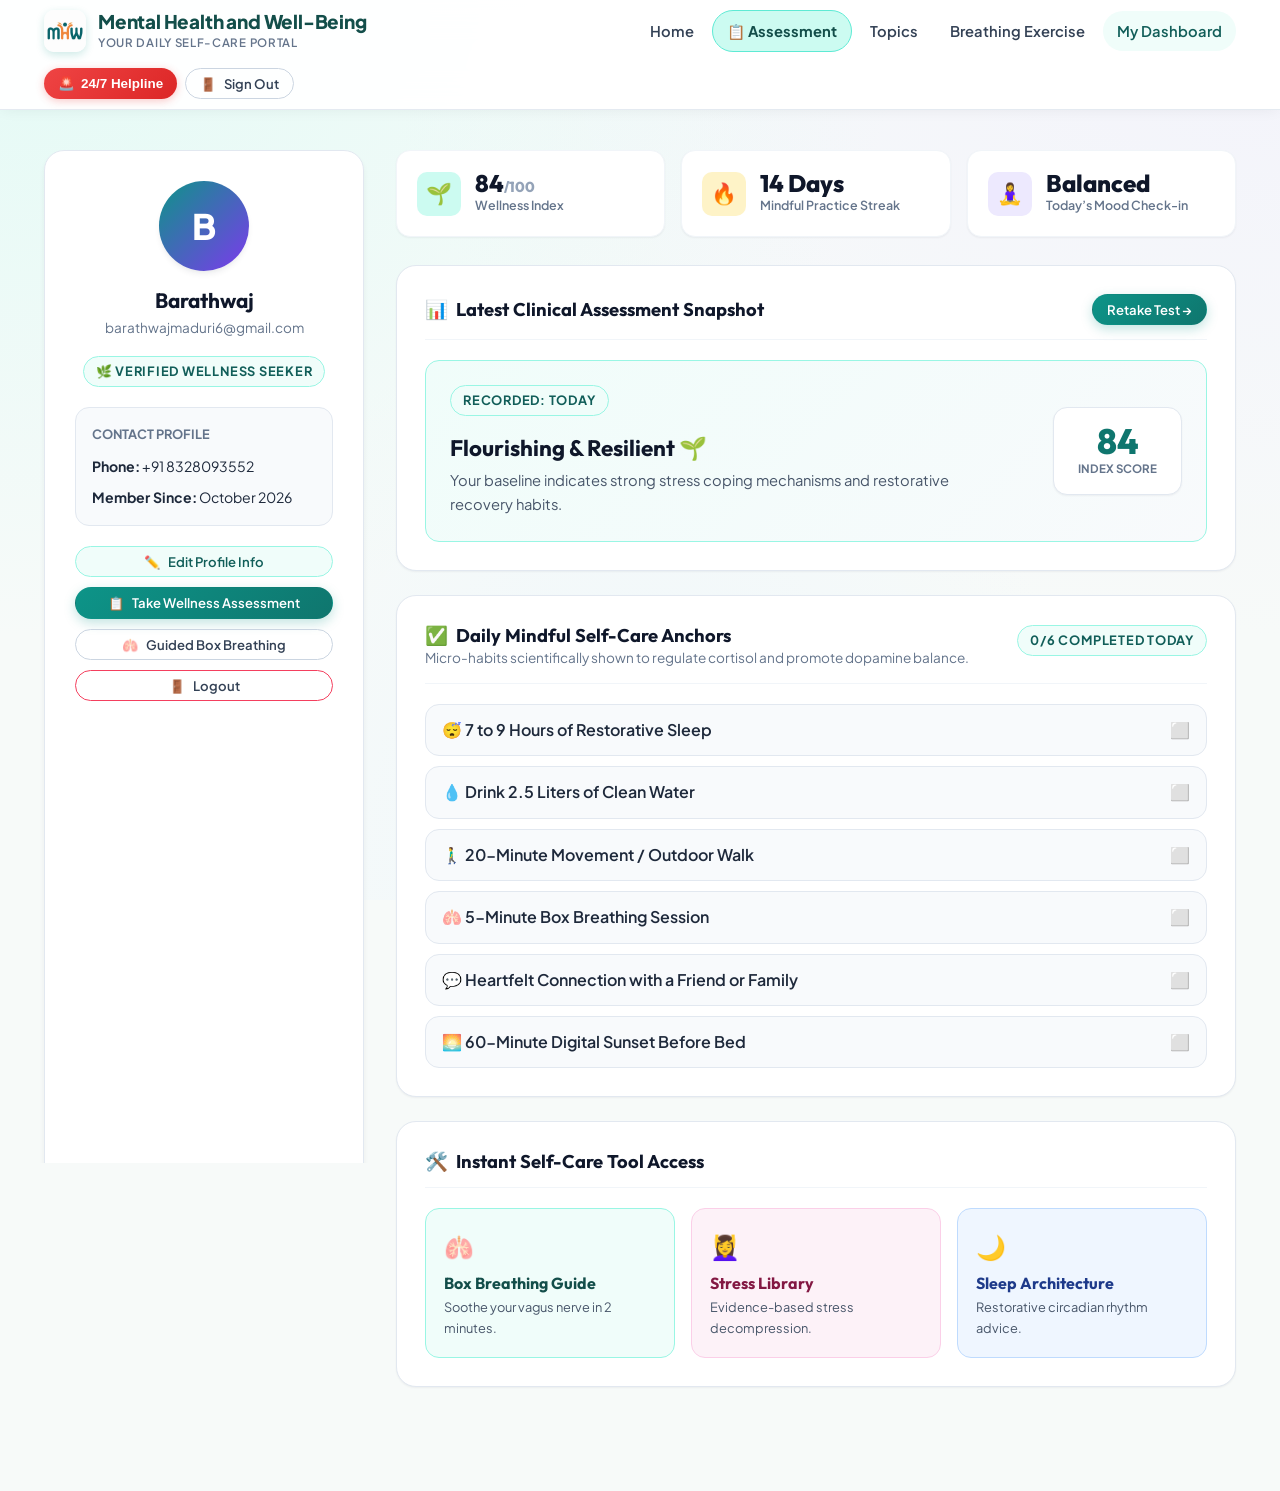
<file: profile.html>
<!DOCTYPE html>
<html lang="en">
<head>
    <meta charset="UTF-8">
    <meta name="viewport" content="width=device-width, initial-scale=1.0">
    <meta name="description" content="View your Mental Health and Well-Being profile, check your past test scores, and track daily self-care habits.">
    <title>My Dashboard | Mental Health and Well-Being</title>
    <link rel="stylesheet" href="style.css">
    <link rel="shortcut icon" href="logo2.jpeg" type="image/jpeg">
</head>
<body>

    <!-- Header Navigation Bar -->
    <header class="site-header">
        <div class="container">
            <nav class="navbar">
                <a href="home.html" class="brand-logo">
                    <img src="logo2.jpeg" alt="Mental Health and Well-Being Logo">
                    <div class="brand-text">
                        <span class="brand-title">Mental Health and Well-Being</span>
                        <span class="brand-subtitle">Your Daily Self-Care Portal</span>
                    </div>
                </a>

                <ul class="nav-links">
                    <li><a href="home.html" class="nav-link">Home</a></li>
                    <li><a href="form.html" class="nav-link nav-highlight">📋 Assessment</a></li>
                    <li><a href="home.html#topics" class="nav-link">Topics</a></li>
                    <li><a href="home.html#breathing" class="nav-link">Breathing Exercise</a></li>
                    <li><a href="profile.html" class="nav-link active">My Dashboard</a></li>
                </ul>

                <div class="header-actions">
                    <button class="btn-sos" onclick="openCrisisModal()">
                        <span>🚨</span> 24/7 Helpline
                    </button>
                    <button class="btn btn-outline btn-sm" onclick="handleLogout()">
                        <span>🚪</span> Sign Out
                    </button>
                </div>
            </nav>
        </div>
    </header>

    <!-- Profile Dashboard Main Page -->
    <main class="profile-page">
        <div class="container">
            <div class="profile-layout-grid">

                <!-- Left Sidebar: User Identity & Actions -->
                <aside class="profile-card-sidebar">
                    <div class="profile-big-avatar" id="avatarInitial">U</div>
                    <h2 class="profile-user-name" id="displayUsername">Member</h2>
                    <p class="profile-user-email" id="displayEmail">member@serenity.care</p>
                    <span class="section-tag" style="margin-bottom: 20px;">🌿 Verified Wellness Seeker</span>

                    <div style="text-align: left; background: var(--slate-50); padding: 16px; border-radius: var(--radius-md); border: 1px solid var(--slate-200); margin-bottom: 20px;">
                        <div style="font-size: 0.8rem; color: var(--slate-500); text-transform: uppercase; font-weight: 700; margin-bottom: 10px;">Contact Profile</div>
                        <div style="font-size: 0.88rem; margin-bottom: 8px;">
                            <strong>Phone:</strong> <span id="displayPhone">N/A</span>
                        </div>
                        <div style="font-size: 0.88rem;">
                            <strong>Member Since:</strong> <span id="displayCreated">Today</span>
                        </div>
                    </div>

                    <div style="display: flex; flex-direction: column; gap: 10px;">
                        <button class="btn btn-secondary btn-sm" onclick="openEditModal()">
                            <span>✏️</span> Edit Profile Info
                        </button>
                        <a href="form.html" class="btn btn-primary btn-sm">
                            <span>📋</span> Take Wellness Assessment
                        </a>
                        <a href="index.html#breathing" class="btn btn-outline btn-sm">
                            <span>🫁</span> Guided Box Breathing
                        </a>
                        <button class="btn btn-outline btn-sm" style="color: var(--accent-rose); border-color: var(--accent-rose);" onclick="handleLogout()">
                            <span>🚪</span> Logout
                        </button>
                    </div>
                </aside>

                <!-- Right Main Content Column -->
                <section class="profile-main-content">

                    <!-- Top Stats Tiles Grid -->
                    <div class="profile-stats-grid">
                        <div class="profile-stat-box">
                            <div class="profile-stat-icon" style="background: var(--primary-100); color: var(--primary-800);">🌱</div>
                            <div>
                                <div class="profile-stat-val" id="statWellnessScore">84<span style="font-size: 0.9rem; color: var(--slate-400);">/100</span></div>
                                <div class="profile-stat-lbl">Wellness Index</div>
                            </div>
                        </div>

                        <div class="profile-stat-box">
                            <div class="profile-stat-icon" style="background: var(--accent-amber-soft); color: #b45309;">🔥</div>
                            <div>
                                <div class="profile-stat-val">14 Days</div>
                                <div class="profile-stat-lbl">Mindful Practice Streak</div>
                            </div>
                        </div>

                        <div class="profile-stat-box">
                            <div class="profile-stat-icon" style="background: var(--secondary-100); color: var(--secondary-700);">🧘‍♀️</div>
                            <div>
                                <div class="profile-stat-val" id="statTodayMood">Balanced</div>
                                <div class="profile-stat-lbl">Today’s Mood Check-in</div>
                            </div>
                        </div>
                    </div>

                    <!-- Latest Assessment Snapshot Card -->
                    <div class="profile-section-card">
                        <div class="profile-section-header">
                            <h3 class="profile-section-title">
                                <span>📊</span> Latest Clinical Assessment Snapshot
                            </h3>
                            <a href="form.html" class="btn btn-primary btn-sm">Retake Test →</a>
                        </div>

                        <div id="assessmentSnapshotBox" style="background: linear-gradient(135deg, var(--primary-50), #f8fafc); border: 1px solid var(--primary-200); border-radius: var(--radius-md); padding: 24px; display: flex; align-items: center; justify-content: space-between; flex-wrap: wrap; gap: 20px;">
                            <div>
                                <span class="section-tag" id="snapDate">Recorded: Today</span>
                                <h4 style="font-size: 1.4rem; color: var(--slate-900); margin: 6px 0;" id="snapStatus">Flourishing & Resilient 🌱</h4>
                                <p style="margin: 0; font-size: 0.92rem; color: var(--slate-600); max-width: 500px;" id="snapDesc">Your baseline indicates strong stress coping mechanisms and restorative recovery habits.</p>
                            </div>

                            <div style="text-align: center; background: white; padding: 16px 24px; border-radius: var(--radius-md); box-shadow: var(--shadow-sm); border: 1px solid var(--slate-200);">
                                <div style="font-size: 2.2rem; font-weight: 800; font-family: var(--font-heading); color: var(--primary-700); line-height: 1;" id="snapScore">84</div>
                                <div style="font-size: 0.72rem; font-weight: 700; color: var(--slate-500); text-transform: uppercase;">Index Score</div>
                            </div>
                        </div>
                    </div>

                    <!-- Daily Mindful Self-Care Checklist -->
                    <div class="profile-section-card">
                        <div class="profile-section-header">
                            <div>
                                <h3 class="profile-section-title">
                                    <span>✅</span> Daily Mindful Self-Care Anchors
                                </h3>
                                <p style="font-size: 0.85rem; color: var(--slate-500); margin: 0;">Micro-habits scientifically shown to regulate cortisol and promote dopamine balance.</p>
                            </div>
                            <span class="section-tag" id="habitsProgressTag">2/6 Completed</span>
                        </div>

                        <div class="habit-checklist" id="habitList">
                            <div class="habit-item" onclick="toggleHabit(this, 'habit_sleep')">
                                <span style="font-weight: 600;">😴 7 to 9 Hours of Restorative Sleep</span>
                                <span class="habit-check-icon">⬜</span>
                            </div>
                            <div class="habit-item" onclick="toggleHabit(this, 'habit_water')">
                                <span style="font-weight: 600;">💧 Drink 2.5 Liters of Clean Water</span>
                                <span class="habit-check-icon">⬜</span>
                            </div>
                            <div class="habit-item" onclick="toggleHabit(this, 'habit_walk')">
                                <span style="font-weight: 600;">🚶‍♂️ 20-Minute Movement / Outdoor Walk</span>
                                <span class="habit-check-icon">⬜</span>
                            </div>
                            <div class="habit-item" onclick="toggleHabit(this, 'habit_breath')">
                                <span style="font-weight: 600;">🫁 5-Minute Box Breathing Session</span>
                                <span class="habit-check-icon">⬜</span>
                            </div>
                            <div class="habit-item" onclick="toggleHabit(this, 'habit_social')">
                                <span style="font-weight: 600;">💬 Heartfelt Connection with a Friend or Family</span>
                                <span class="habit-check-icon">⬜</span>
                            </div>
                            <div class="habit-item" onclick="toggleHabit(this, 'habit_screen')">
                                <span style="font-weight: 600;">🌅 60-Minute Digital Sunset Before Bed</span>
                                <span class="habit-check-icon">⬜</span>
                            </div>
                        </div>
                    </div>

                    <!-- Quick Self-Care Tool Shortcuts -->
                    <div class="profile-section-card">
                        <div class="profile-section-header">
                            <h3 class="profile-section-title">
                                <span>🛠️</span> Instant Self-Care Tool Access
                            </h3>
                        </div>

                        <div style="display: grid; grid-template-columns: repeat(auto-fit, minmax(220px, 1fr)); gap: 16px;">
                            <a href="index.html#breathing" style="background: var(--primary-50); border: 1px solid var(--primary-200); padding: 18px; border-radius: var(--radius-md); text-decoration: none; color: inherit; display: block;">
                                <div style="font-size: 1.5rem; margin-bottom: 6px;">🫁</div>
                                <h4 style="font-size: 1rem; color: var(--primary-900); margin-bottom: 4px;">Box Breathing Guide</h4>
                                <p style="font-size: 0.8rem; color: var(--slate-600); margin: 0;">Soothe your vagus nerve in 2 minutes.</p>
                            </a>

                            <a href="search.html?query=stress" style="background: #fdf2f8; border: 1px solid #fbcfe8; padding: 18px; border-radius: var(--radius-md); text-decoration: none; color: inherit; display: block;">
                                <div style="font-size: 1.5rem; margin-bottom: 6px;">💆‍♀️</div>
                                <h4 style="font-size: 1rem; color: #831843; margin-bottom: 4px;">Stress Library</h4>
                                <p style="font-size: 0.8rem; color: var(--slate-600); margin: 0;">Evidence-based stress decompression.</p>
                            </a>

                            <a href="search.html?query=sleep" style="background: #eff6ff; border: 1px solid #bfdbfe; padding: 18px; border-radius: var(--radius-md); text-decoration: none; color: inherit; display: block;">
                                <div style="font-size: 1.5rem; margin-bottom: 6px;">🌙</div>
                                <h4 style="font-size: 1rem; color: #1e3a8a; margin-bottom: 4px;">Sleep Architecture</h4>
                                <p style="font-size: 0.8rem; color: var(--slate-600); margin: 0;">Restorative circadian rhythm advice.</p>
                            </a>
                        </div>
                    </div>

                </section>
            </div>
        </div>
    </main>

    <!-- Profile Edit Modal -->
    <div class="modal-overlay" id="editModal" onclick="if(event.target===this) closeEditModal()">
        <div class="modal-container">
            <div class="modal-header">
                <h3 style="margin: 0; font-size: 1.3rem;">Edit Profile Information</h3>
                <button class="modal-close-btn" onclick="closeEditModal()">✕</button>
            </div>
            <div class="modal-body">
                <form onsubmit="handleSaveProfile(event)">
                    <div class="form-group">
                        <label class="form-label" for="editUsername">Display Username</label>
                        <input type="text" id="editUsername" class="form-input" required>
                    </div>
                    <div class="form-group">
                        <label class="form-label" for="editEmail">Email Address</label>
                        <input type="email" id="editEmail" class="form-input" required>
                    </div>
                    <div class="form-group">
                        <label class="form-label" for="editPhone">Contact Phone</label>
                        <input type="tel" id="editPhone" class="form-input" required>
                    </div>
                    <div style="display: flex; justify-content: flex-end; gap: 10px; margin-top: 24px;">
                        <button type="button" class="btn btn-outline btn-sm" onclick="closeEditModal()">Cancel</button>
                        <button type="submit" class="btn btn-primary btn-sm">Save Changes</button>
                    </div>
                </form>
            </div>
        </div>
    </div>

    <!-- Emergency Modal -->
    <div class="modal-overlay" id="crisisModal" onclick="if(event.target===this) closeCrisisModal()">
        <div class="modal-container">
            <div class="modal-header" style="background: var(--accent-rose-soft);">
                <h3 style="color: #9f1239; margin: 0;">🚨 24/7 Immediate Crisis Support</h3>
                <button class="modal-close-btn" onclick="closeCrisisModal()">✕</button>
            </div>
            <div class="modal-body">
                <p>Call or text <strong>988</strong> (USA/Canada) or call <strong>14416</strong> (Tele-MANAS, India) for free, immediate support.</p>
            </div>
        </div>
    </div>

    <!-- Toast Container -->
    <div id="toastContainer" class="toast-container"></div>

    <script src="app.js"></script>
    <script>
        function loadDashboard() {
            let userStr = localStorage.getItem("loggedInUser");
            let user = null;

            if (userStr) {
                try { user = JSON.parse(userStr); } catch(e) {}
            }

            // If not logged in, provide a welcoming guest profile instead of harsh alert block!
            if (!user) {
                user = {
                    username: "Barathwaj",
                    email: "barathwajmaduri6@gmail.com",
                    phone: "+91 8328093552",
                    createdAt: "October 2026"
                };
                localStorage.setItem("loggedInUser", JSON.stringify(user));
            }

            // Populate User Sidebar
            const initial = (user.username || 'M').charAt(0).toUpperCase();
            document.getElementById('avatarInitial').innerText = initial;
            document.getElementById('displayUsername').innerText = user.username || 'Member';
            document.getElementById('displayEmail').innerText = user.email || 'member@serenity.care';
            document.getElementById('displayPhone').innerText = user.phone || 'Not specified';
            document.getElementById('displayCreated').innerText = user.createdAt || 'Active Member';

            // Populate Latest Assessment
            let latest = localStorage.getItem("latestAssessment");
            if (latest) {
                try {
                    const snap = JSON.parse(latest);
                    document.getElementById('snapScore').innerText = snap.score || '84';
                    document.getElementById('statWellnessScore').innerHTML = `${snap.score || '84'}<span style="font-size: 0.9rem; color: var(--slate-400);">/100</span>`;
                    document.getElementById('snapStatus').innerText = snap.status || 'Flourishing & Resilient 🌱';
                    document.getElementById('snapDate').innerText = `Recorded: ${snap.date || 'Recent'}`;
                } catch(e) {}
            }

            // Check today's mood checkin
            let moodCheckIn = localStorage.getItem('lastMoodCheckIn');
            if (moodCheckIn) {
                try {
                    const m = JSON.parse(moodCheckIn);
                    document.getElementById('statTodayMood').innerText = m.mood.toUpperCase();
                } catch(e) {}
            }

            // Load saved habits
            loadSavedHabits();
        }

        function openEditModal() {
            const user = JSON.parse(localStorage.getItem("loggedInUser") || "{}");
            document.getElementById('editUsername').value = user.username || '';
            document.getElementById('editEmail').value = user.email || '';
            document.getElementById('editPhone').value = user.phone || '';

            document.getElementById('editModal').classList.add('open');
            document.body.style.overflow = 'hidden';
        }

        function closeEditModal() {
            document.getElementById('editModal').classList.remove('open');
            document.body.style.overflow = '';
        }

        function handleSaveProfile(e) {
            e.preventDefault();
            const user = JSON.parse(localStorage.getItem("loggedInUser") || "{}");
            user.username = document.getElementById('editUsername').value.trim();
            user.email = document.getElementById('editEmail').value.trim();
            user.phone = document.getElementById('editPhone').value.trim();

            localStorage.setItem("loggedInUser", JSON.stringify(user));
            if (user.username) {
                localStorage.setItem(`user_${user.username}`, JSON.stringify(user));
            }

            closeEditModal();
            showToast('Profile information successfully updated!', 'success');
            loadDashboard();
        }

        function toggleHabit(el, habitId) {
            el.classList.toggle('done');
            const icon = el.querySelector('.habit-check-icon');
            const isDone = el.classList.contains('done');
            icon.innerText = isDone ? '✅' : '⬜';

            // Save to localStorage
            const savedHabits = JSON.parse(localStorage.getItem('userHabits') || '{}');
            savedHabits[habitId] = isDone;
            localStorage.setItem('userHabits', JSON.stringify(savedHabits));

            updateHabitProgress();
        }

        function loadSavedHabits() {
            const savedHabits = JSON.parse(localStorage.getItem('userHabits') || '{}');
            const list = document.getElementById('habitList');
            const items = list.querySelectorAll('.habit-item');

            const habitKeys = ['habit_sleep', 'habit_water', 'habit_walk', 'habit_breath', 'habit_social', 'habit_screen'];
            items.forEach((item, idx) => {
                const key = habitKeys[idx];
                if (savedHabits[key]) {
                    item.classList.add('done');
                    item.querySelector('.habit-check-icon').innerText = '✅';
                }
            });

            updateHabitProgress();
        }

        function updateHabitProgress() {
            const total = document.querySelectorAll('.habit-item').length;
            const done = document.querySelectorAll('.habit-item.done').length;
            const tag = document.getElementById('habitsProgressTag');
            if (tag) tag.innerText = `${done}/${total} Completed Today`;
        }

        document.addEventListener('DOMContentLoaded', loadDashboard);
    </script>
</body>
</html>
</file>
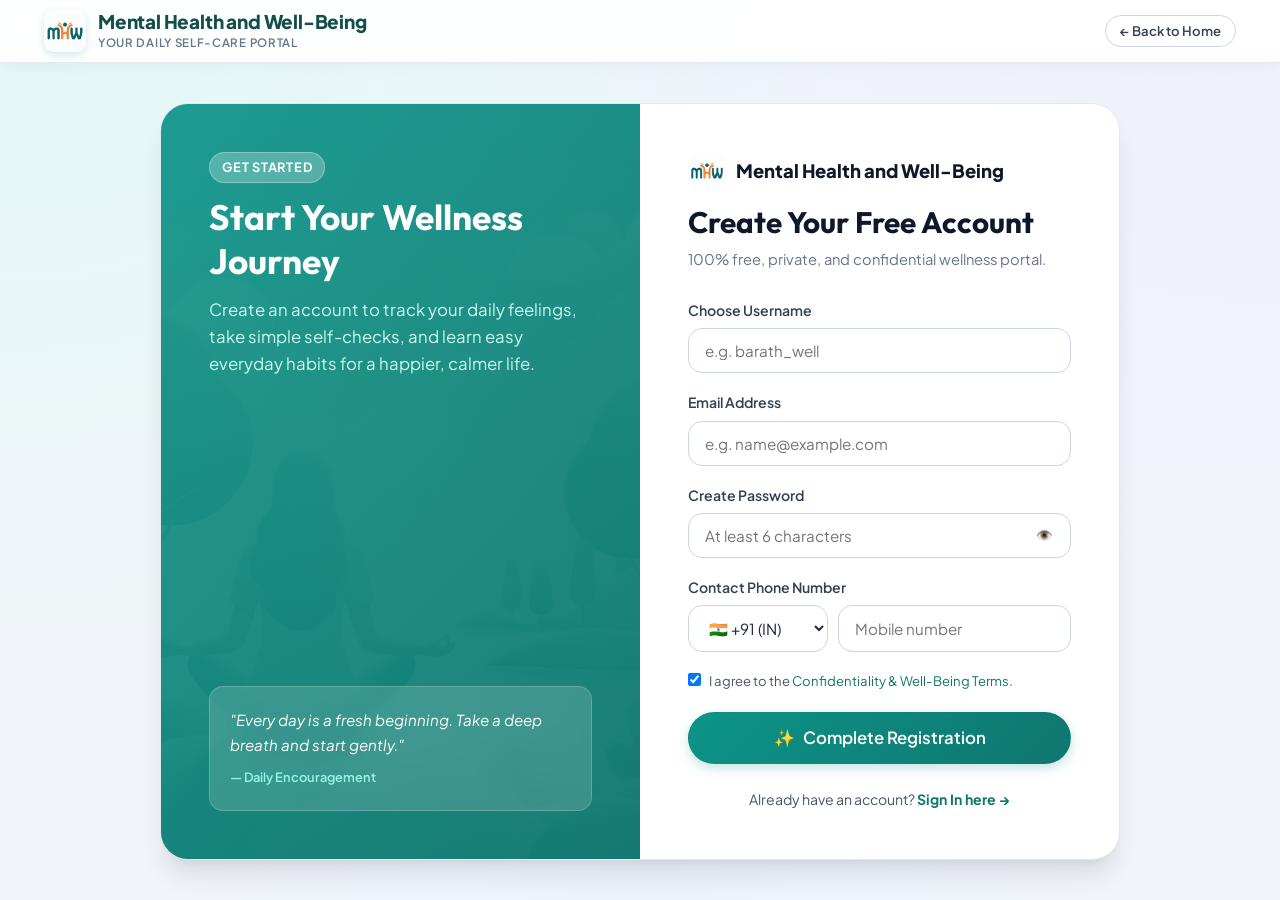
<file: register.html>
<!DOCTYPE html>
<html lang="en">
<head>
    <meta charset="UTF-8">
    <meta name="viewport" content="width=device-width, initial-scale=1.0">
    <meta name="description" content="Create your free Mental Health and Well-Being account to save assessment scores and track daily self-care habits.">
    <title>Create Free Account | Mental Health and Well-Being</title>
    <link rel="stylesheet" href="style.css">
    <link rel="shortcut icon" href="logo2.jpeg" type="image/jpeg">
</head>
<body style="background-color: #f1f5f9;">

    <!-- Top Navigation Bar -->
    <header class="site-header">
        <div class="container">
            <nav class="navbar">
                <a href="home.html" class="brand-logo">
                    <img src="logo2.jpeg" alt="Mental Health and Well-Being Logo">
                    <div class="brand-text">
                        <span class="brand-title">Mental Health and Well-Being</span>
                        <span class="brand-subtitle">Your Daily Self-Care Portal</span>
                    </div>
                </a>
                <div class="header-actions">
                    <a href="home.html" class="btn btn-outline btn-sm">← Back to Home</a>
                </div>
            </nav>
        </div>
    </header>

    <!-- Split Screen Auth Section -->
    <main class="auth-page">
        <div class="auth-split-wrapper">
            <!-- Visual Left Side -->
            <div class="auth-visual-side">
                <div class="auth-visual-content">
                    <span class="section-tag" style="background: rgba(255,255,255,0.25); color: white; border-color: rgba(255,255,255,0.3); margin-bottom: 12px;">Get Started</span>
                    <h2>Start Your Wellness Journey</h2>
                    <p>Create an account to track your daily feelings, take simple self-checks, and learn easy everyday habits for a happier, calmer life.</p>
                </div>

                <div class="auth-quote-box">
                    <p style="font-style: italic; margin-bottom: 6px; font-size: 0.95rem;">"Every day is a fresh beginning. Take a deep breath and start gently."</p>
                    <span style="font-size: 0.8rem; color: var(--primary-200); font-weight: 600;">— Daily Encouragement</span>
                </div>
            </div>

            <!-- Form Right Side -->
            <div class="auth-form-side">
                <div style="display: flex; align-items: center; gap: 10px; margin-bottom: 14px;">
                    <img src="logo2.jpeg" alt="Logo" style="width: 38px; height: 38px; border-radius: 10px;">
                    <span style="font-weight: 800; font-size: 1.15rem; color: var(--slate-900);">Mental Health and Well-Being</span>
                </div>

                <h2>Create Your Free Account</h2>
                <p class="subtitle">100% free, private, and confidential wellness portal.</p>

                <form onsubmit="handleRegister(event)">
                    <div class="form-group">
                        <label class="form-label" for="regUsername">Choose Username</label>
                        <input type="text" id="regUsername" class="form-input" placeholder="e.g. barath_well" required>
                    </div>

                    <div class="form-group">
                        <label class="form-label" for="regEmail">Email Address</label>
                        <input type="email" id="regEmail" class="form-input" placeholder="e.g. name@example.com" required>
                    </div>

                    <div class="form-group">
                        <label class="form-label" for="regPassword">Create Password</label>
                        <div class="password-input-wrapper">
                            <input type="password" id="regPassword" class="form-input" placeholder="At least 6 characters" required oninput="checkPasswordStrength(this.value)">
                            <button type="button" class="password-toggle-btn" onclick="togglePasswordVisibility('regPassword', this)">👁️</button>
                        </div>
                        <div id="passwordStrengthIndicator" style="margin-top: 6px; font-size: 0.75rem; color: var(--slate-400); font-weight: 600;"></div>
                    </div>

                    <div class="form-group">
                        <label class="form-label">Contact Phone Number</label>
                        <div style="display: flex; gap: 10px;">
                            <select id="regCountryCode" class="form-select" style="width: 140px; flex-shrink: 0;" required>
                                <option value="+91">🇮🇳 +91 (IN)</option>
                                <option value="+1">🇺🇸 +1 (US)</option>
                                <option value="+44">🇬🇧 +44 (UK)</option>
                                <option value="+61">🇦🇺 +61 (AU)</option>
                                <option value="+81">🇯🇵 +81 (JP)</option>
                                <option value="+33">🇫🇷 +33 (FR)</option>
                                <option value="+49">🇩🇪 +49 (DE)</option>
                                <option value="+971">🇦🇪 +971 (UAE)</option>
                            </select>
                            <input type="tel" id="regPhone" class="form-input" placeholder="Mobile number" required>
                        </div>
                    </div>

                    <div style="margin-bottom: 20px;">
                        <label style="display: flex; align-items: flex-start; gap: 8px; font-size: 0.82rem; color: var(--slate-600); cursor: pointer;">
                            <input type="checkbox" id="termsAgree" required checked style="margin-top: 3px;">
                            <span>I agree to the <a href="#" onclick="showToast('Your privacy is strictly safeguarded. Data is kept locally.', 'info'); return false;">Confidentiality & Well-Being Terms</a>.</span>
                        </label>
                    </div>

                    <button type="submit" class="btn btn-primary btn-lg" style="width: 100%;">
                        <span>✨</span> Complete Registration
                    </button>
                </form>

                <p style="text-align: center; margin-top: 24px; font-size: 0.88rem; color: var(--slate-600);">
                    Already have an account? 
                    <a href="login.html" style="font-weight: 700; color: var(--primary-700);">Sign In here →</a>
                </p>
            </div>
        </div>
    </main>

    <!-- Toast container -->
    <div id="toastContainer" class="toast-container"></div>

    <script src="app.js"></script>
    <script>
        function togglePasswordVisibility(inputId, btn) {
            const input = document.getElementById(inputId);
            if (input.type === 'password') {
                input.type = 'text';
                btn.innerText = '🙈';
            } else {
                input.type = 'password';
                btn.innerText = '👁️';
            }
        }

        function checkPasswordStrength(val) {
            const ind = document.getElementById('passwordStrengthIndicator');
            if (!val) {
                ind.innerText = '';
                return;
            }
            if (val.length < 6) {
                ind.innerText = 'Weak: Must be at least 6 characters';
                ind.style.color = '#ef4444';
            } else if (val.length < 9) {
                ind.innerText = 'Moderate strength';
                ind.style.color = '#f59e0b';
            } else {
                ind.innerText = 'Strong password ✅';
                ind.style.color = '#10b981';
            }
        }

        function handleRegister(event) {
            event.preventDefault();

            const username = document.getElementById("regUsername").value.trim();
            const email = document.getElementById("regEmail").value.trim();
            const password = document.getElementById("regPassword").value;
            const countryCode = document.getElementById("regCountryCode").value;
            const phone = document.getElementById("regPhone").value.trim();

            if (password.length < 6) {
                showToast("Password must be at least 6 characters long.", "error");
                return;
            }

            // Check if user already exists
            if (localStorage.getItem(`user_${username}`)) {
                showToast("Username already exists! Please choose another or Sign In.", "error");
                return;
            }

            // Create user
            const newUser = {
                username: username,
                email: email,
                password: password,
                phone: `${countryCode} ${phone}`,
                createdAt: new Date().toLocaleDateString()
            };

            // Save to localStorage
            localStorage.setItem(`user_${username}`, JSON.stringify(newUser));
            localStorage.setItem("loggedInUser", JSON.stringify(newUser));

            showToast("Registration successful! Welcome to Serenity.", "success");
            setTimeout(() => {
                window.location.href = "profile.html";
            }, 1000);
        }
    </script>
</body>
</html>
</file>
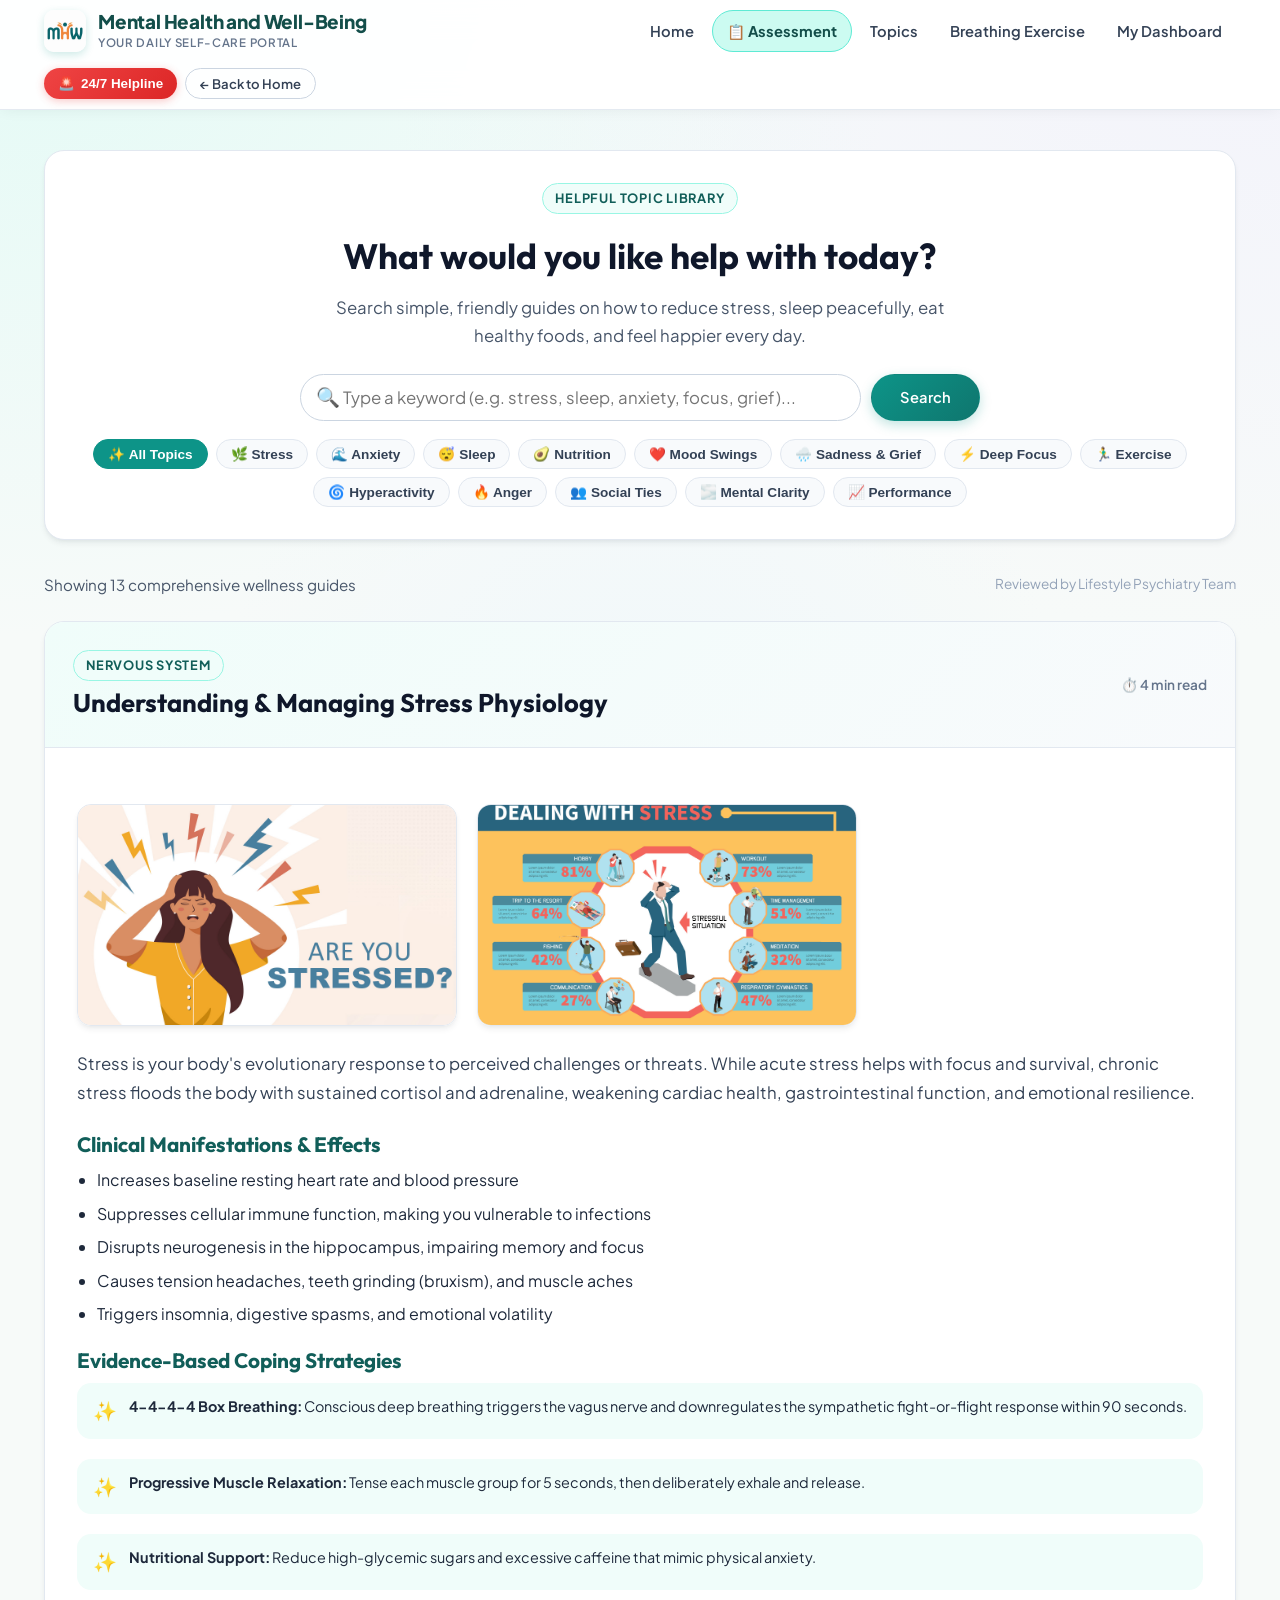
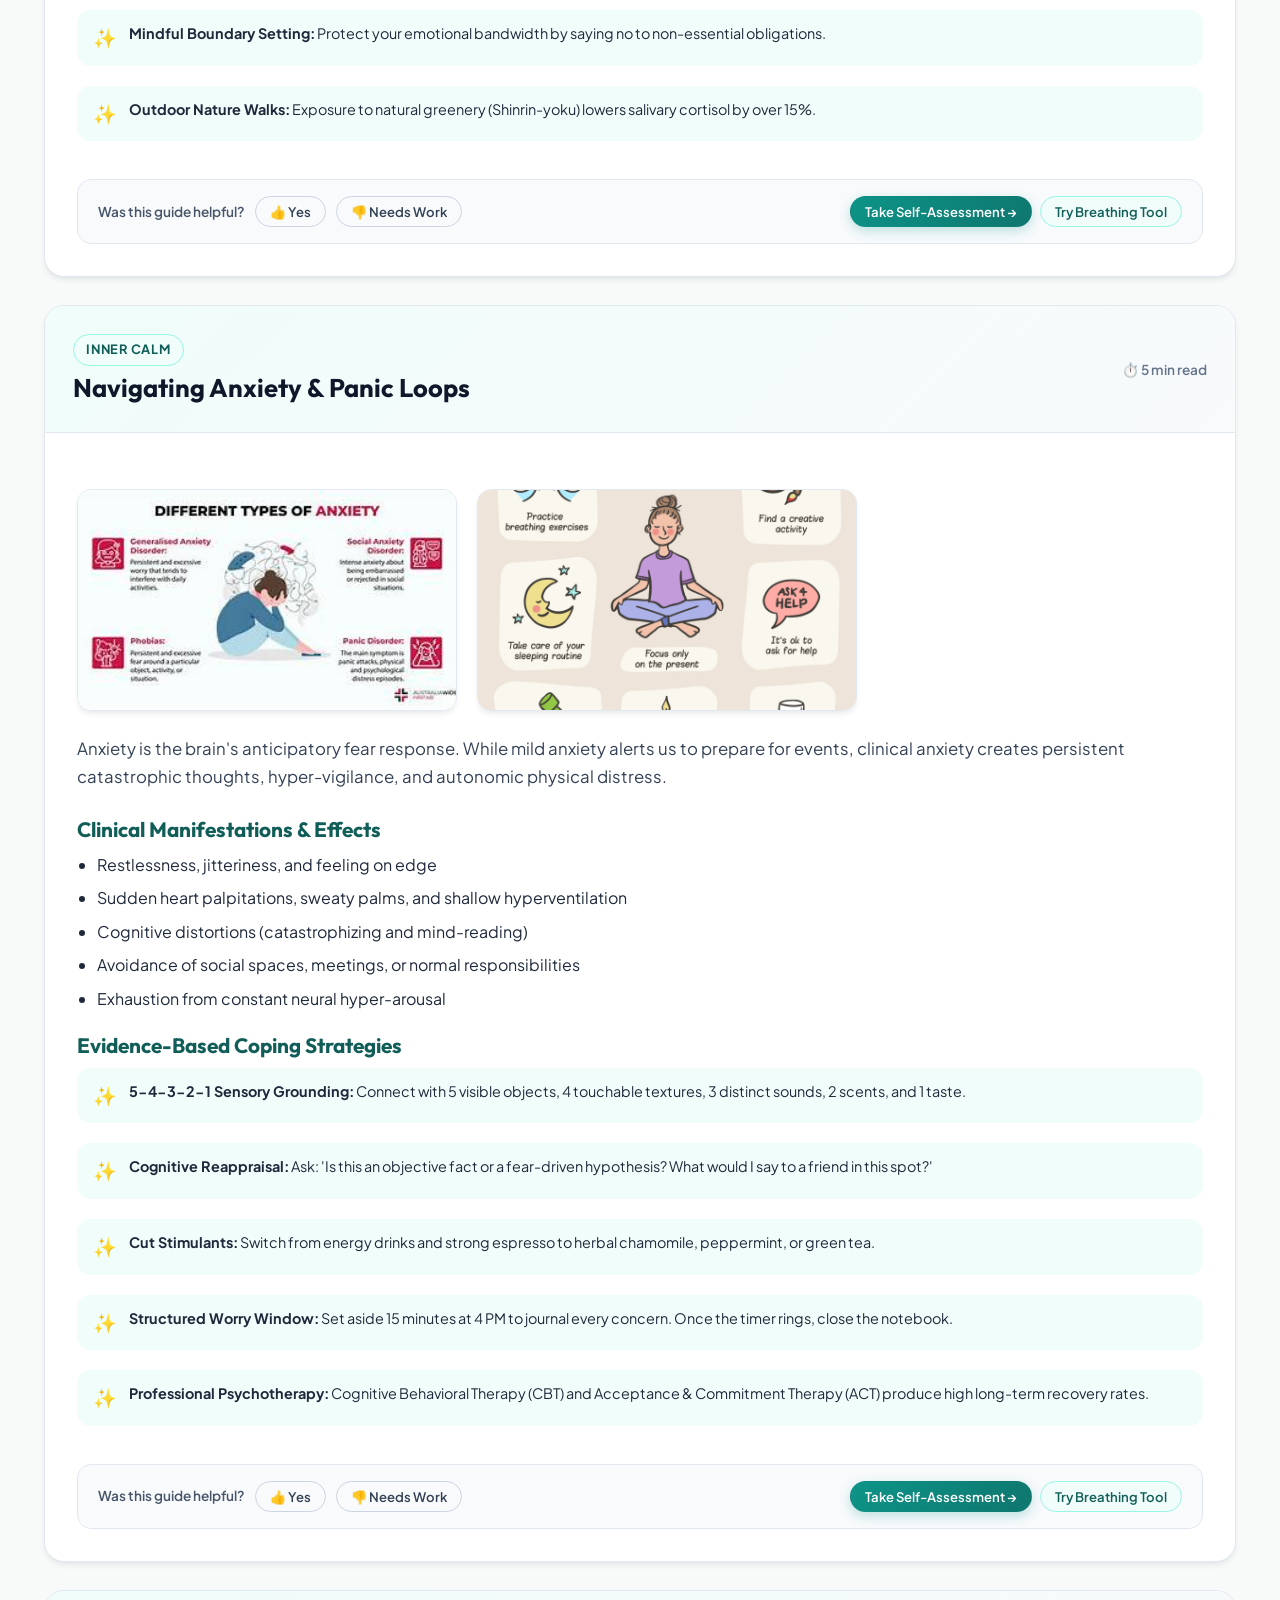
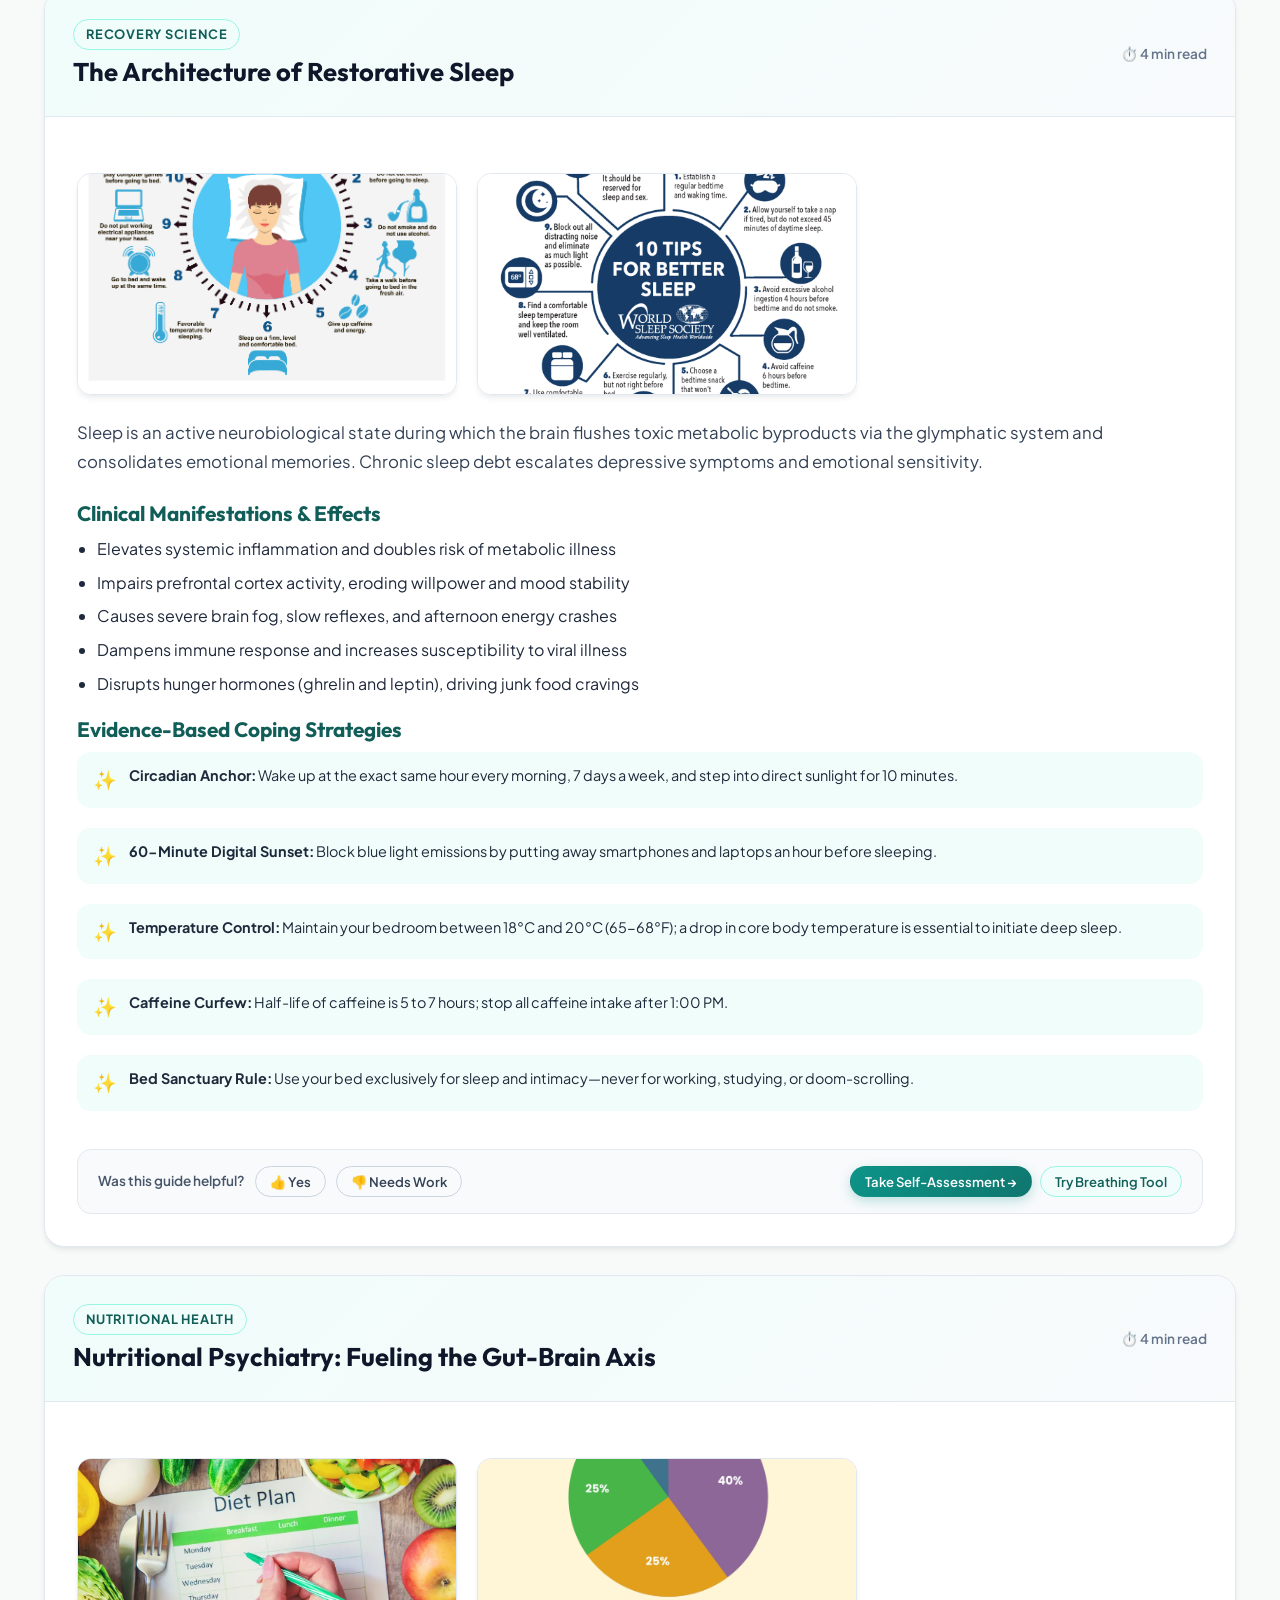
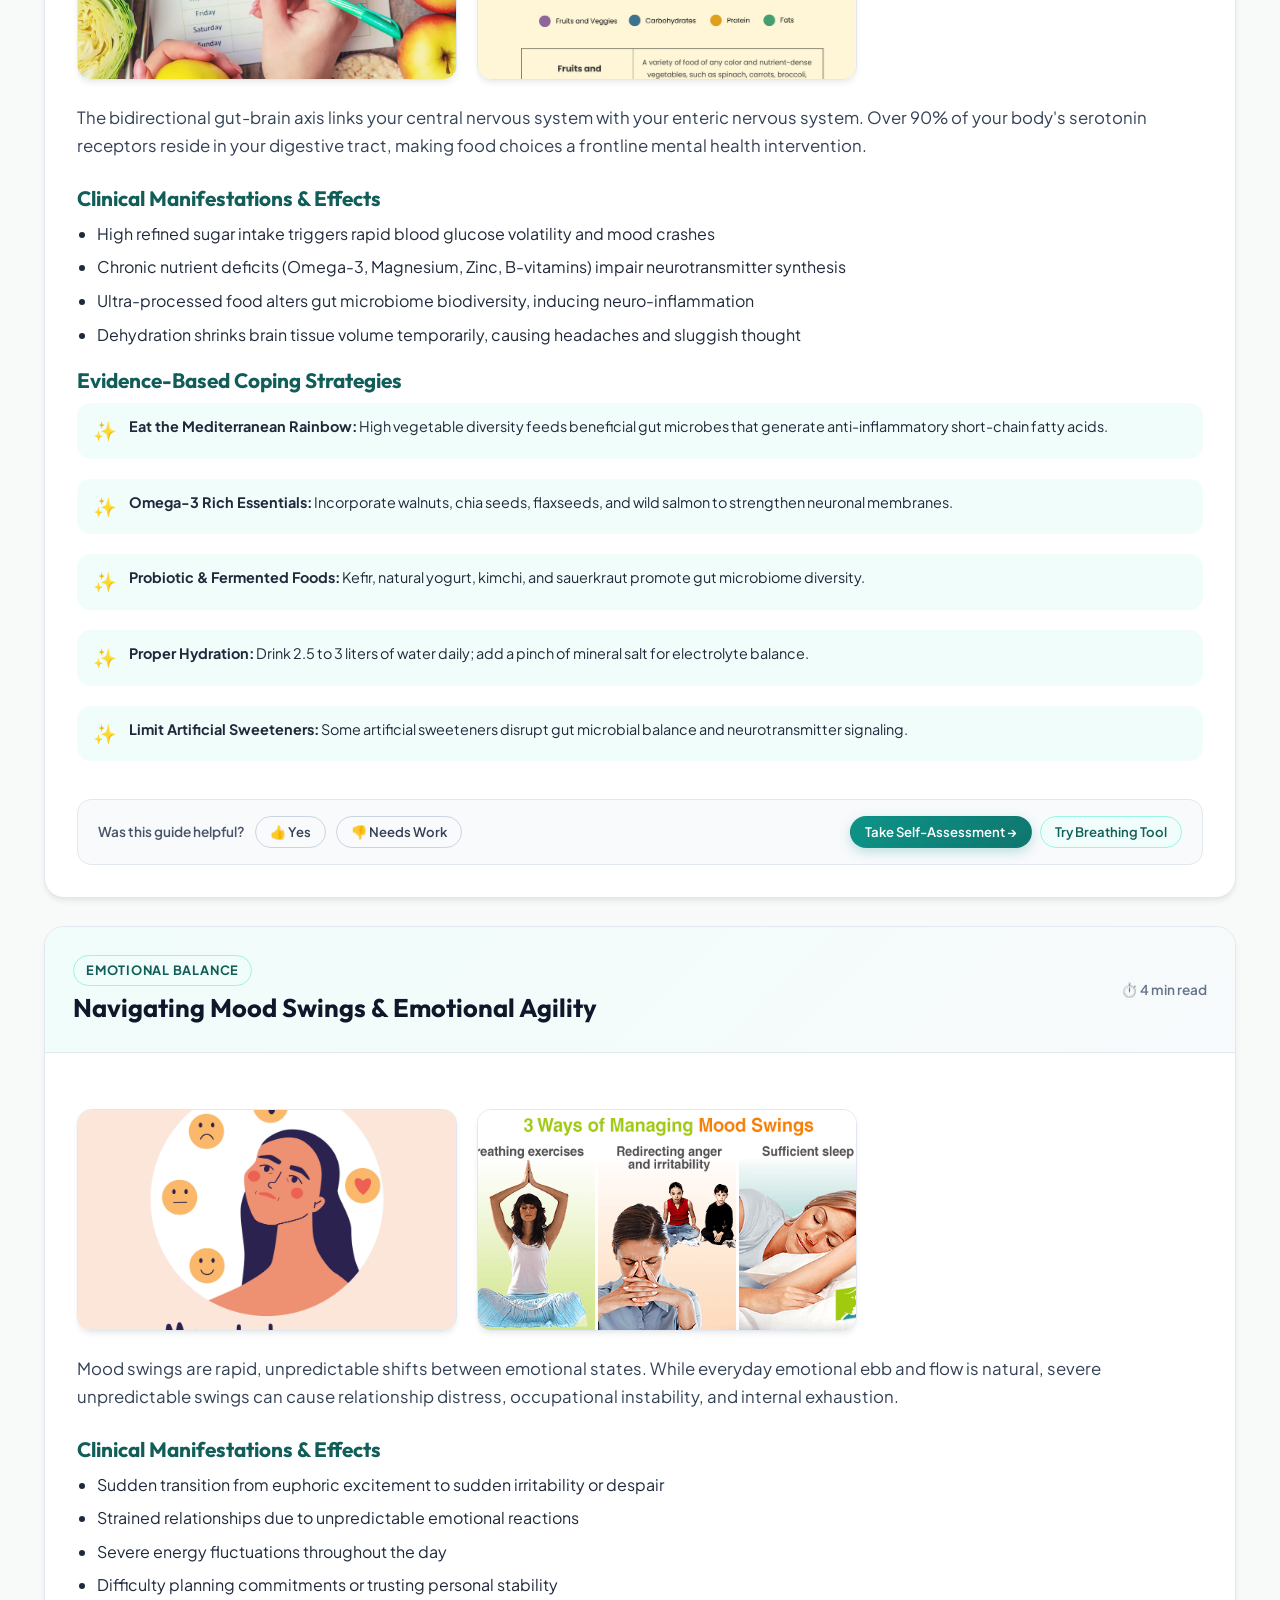
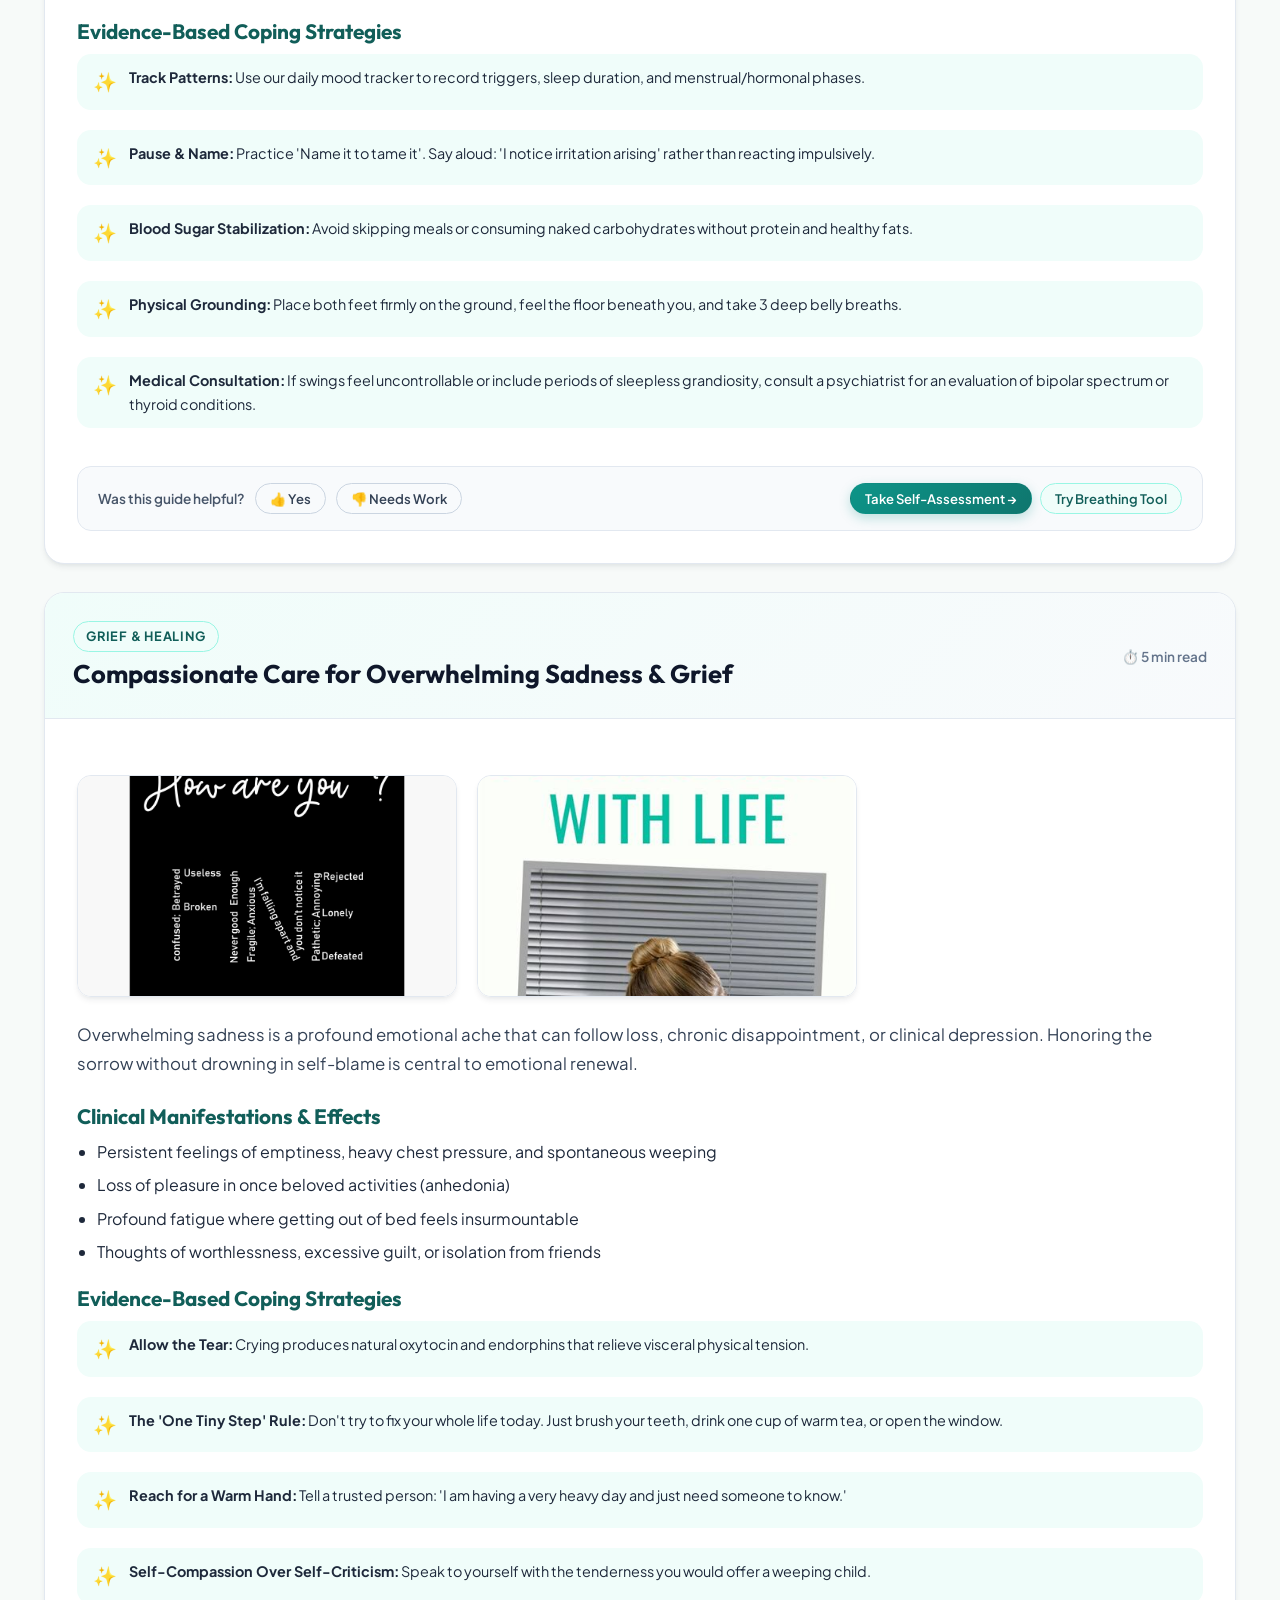
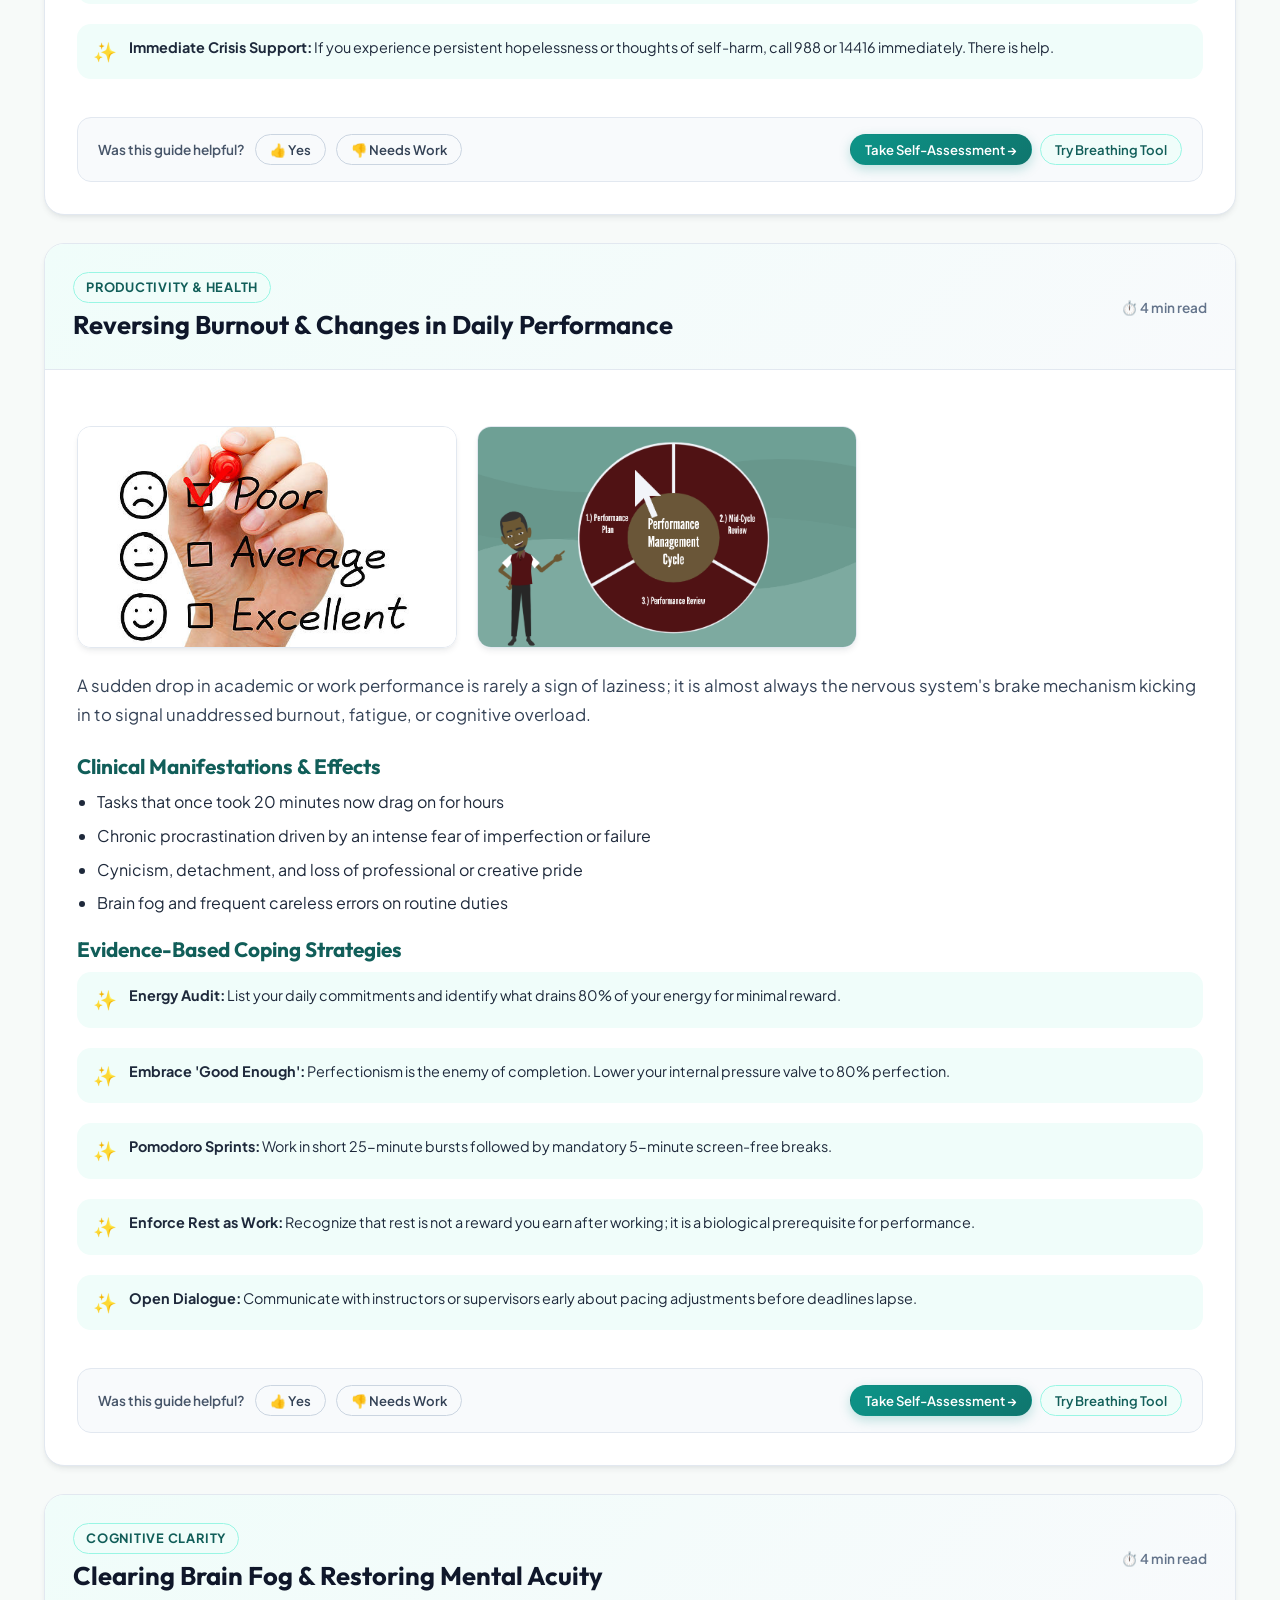
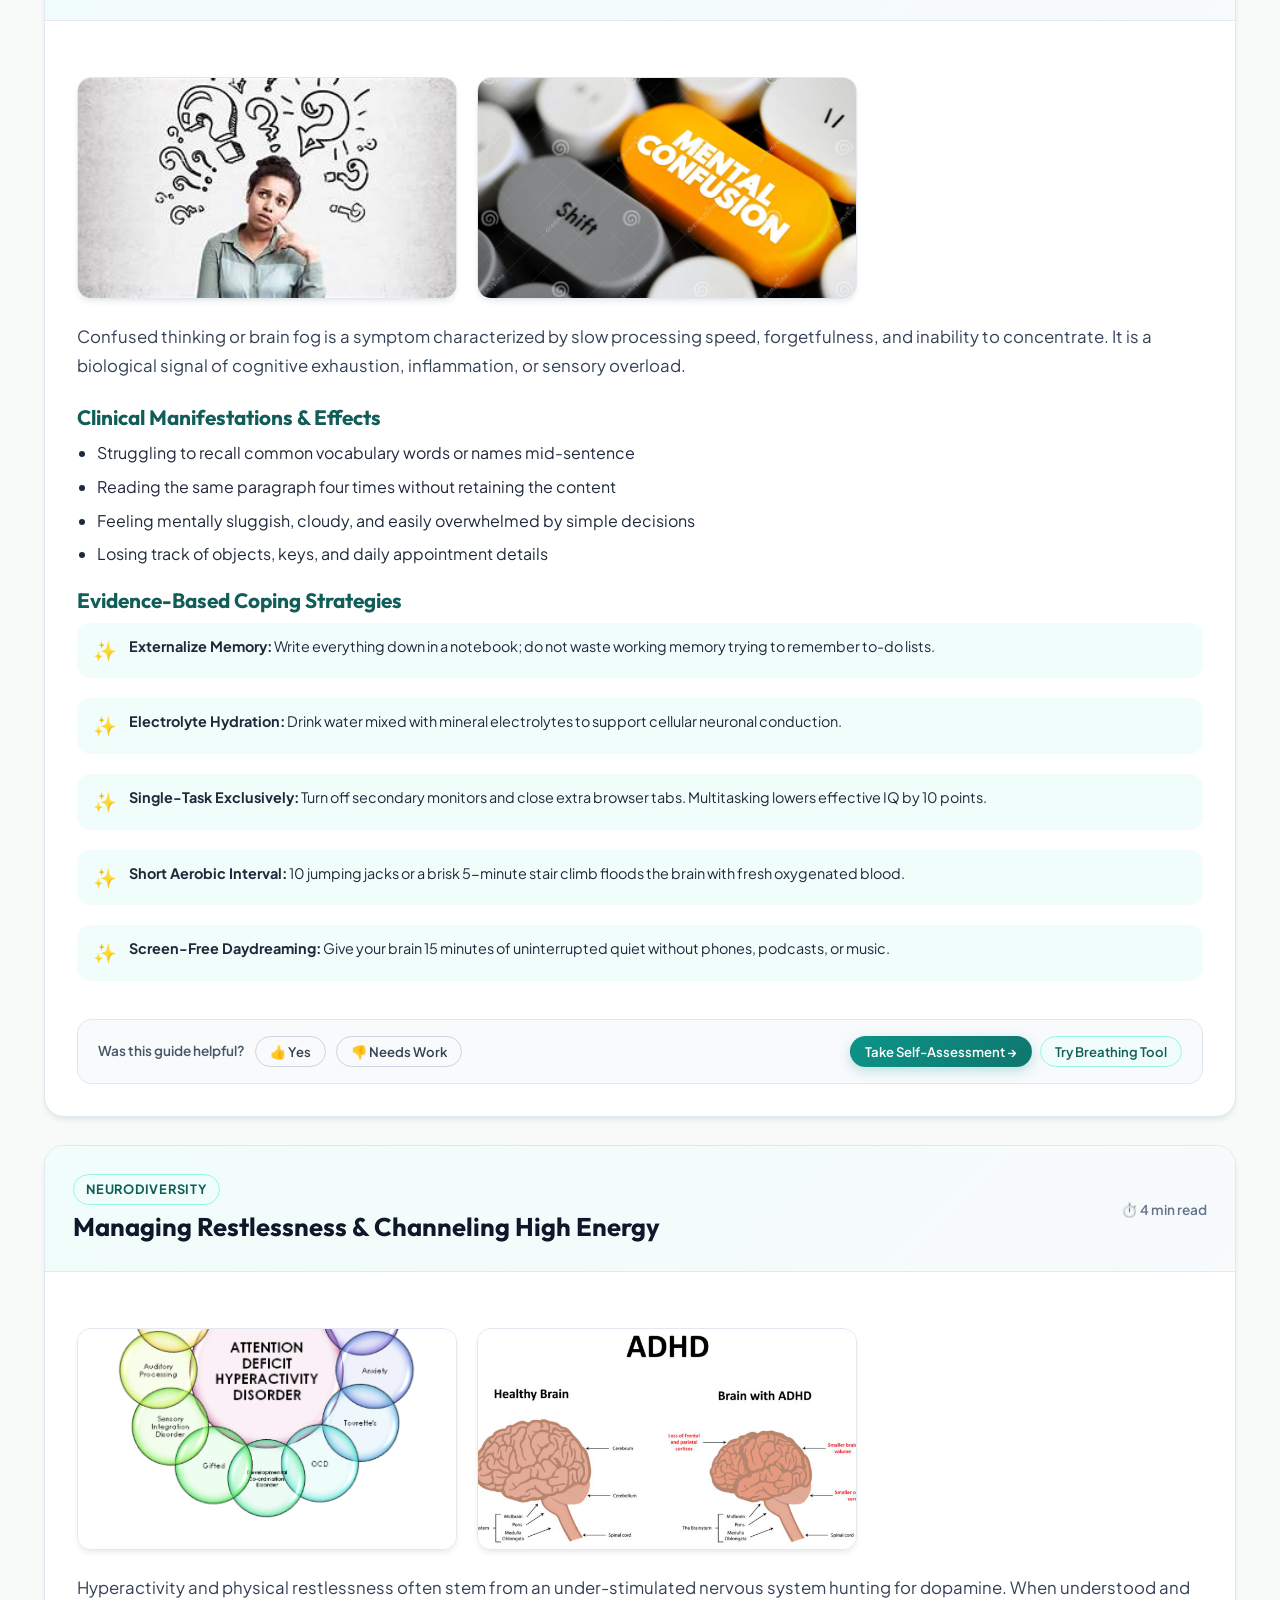
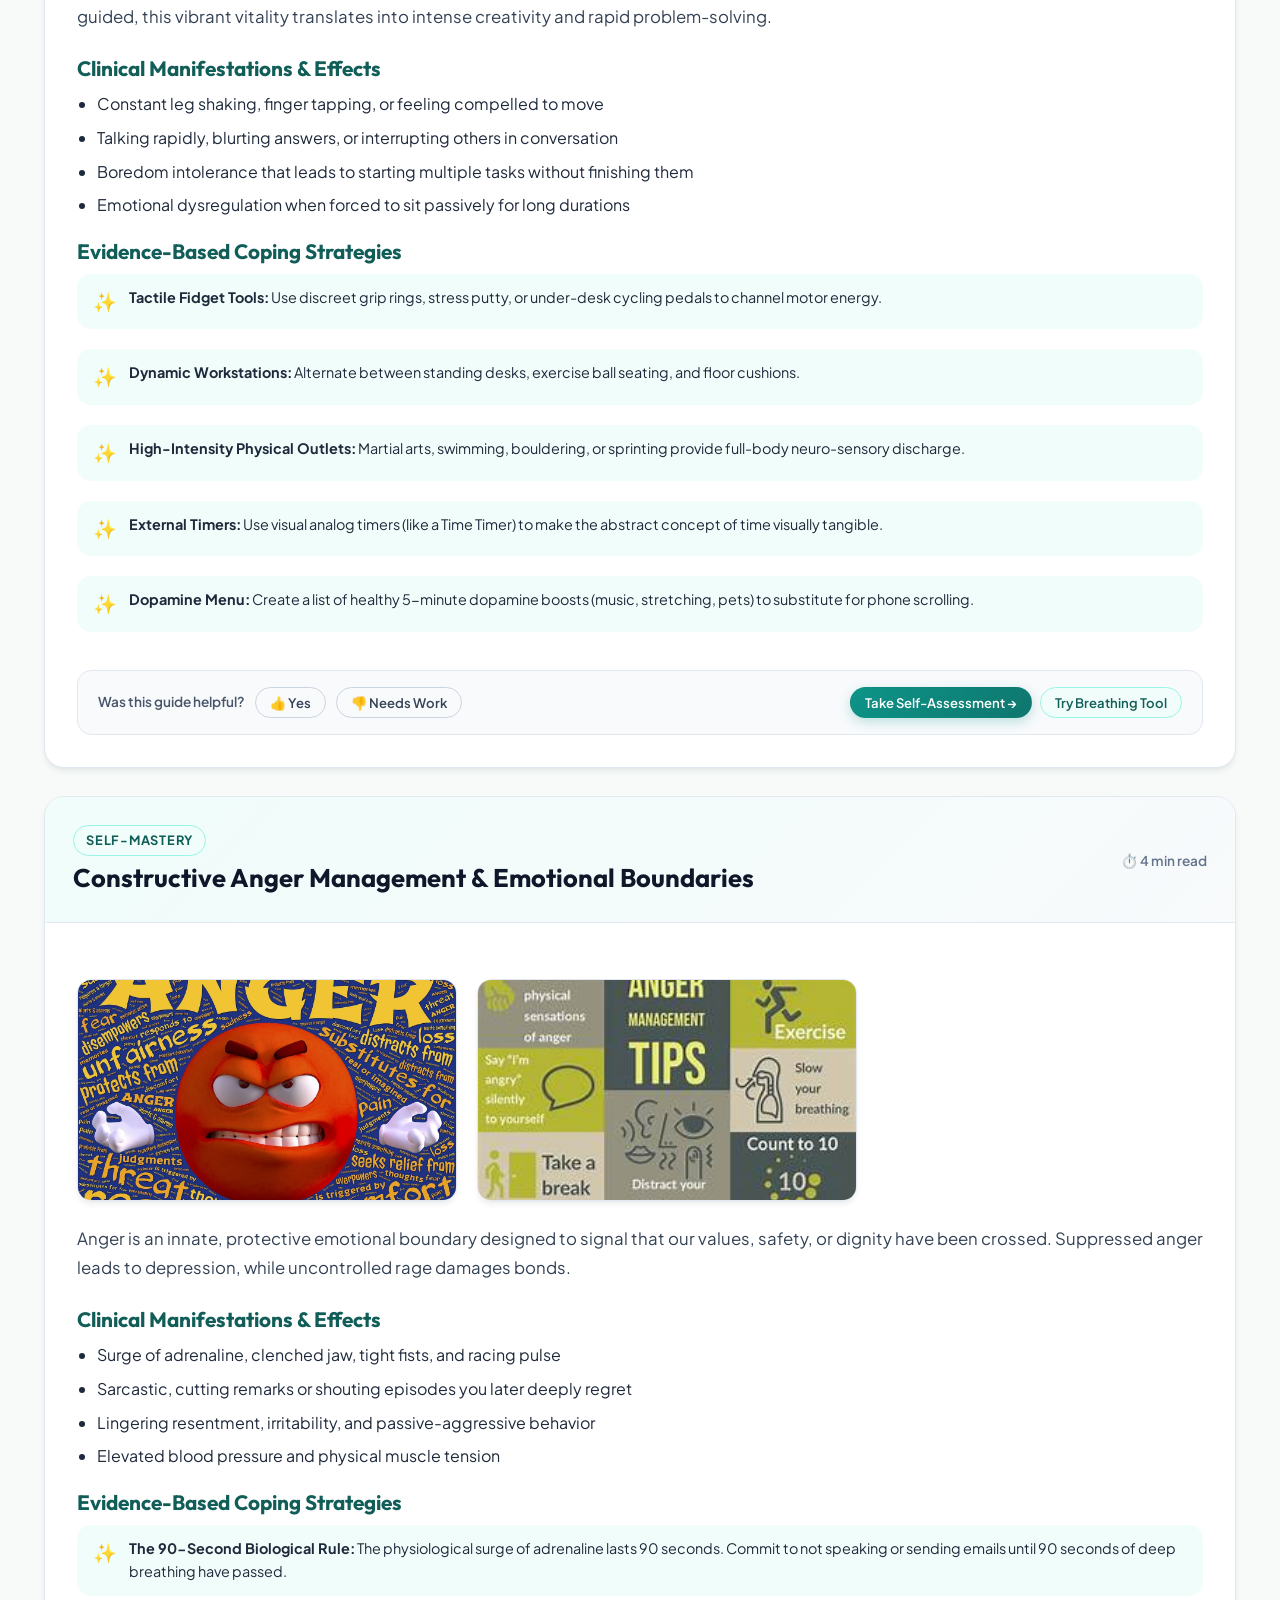
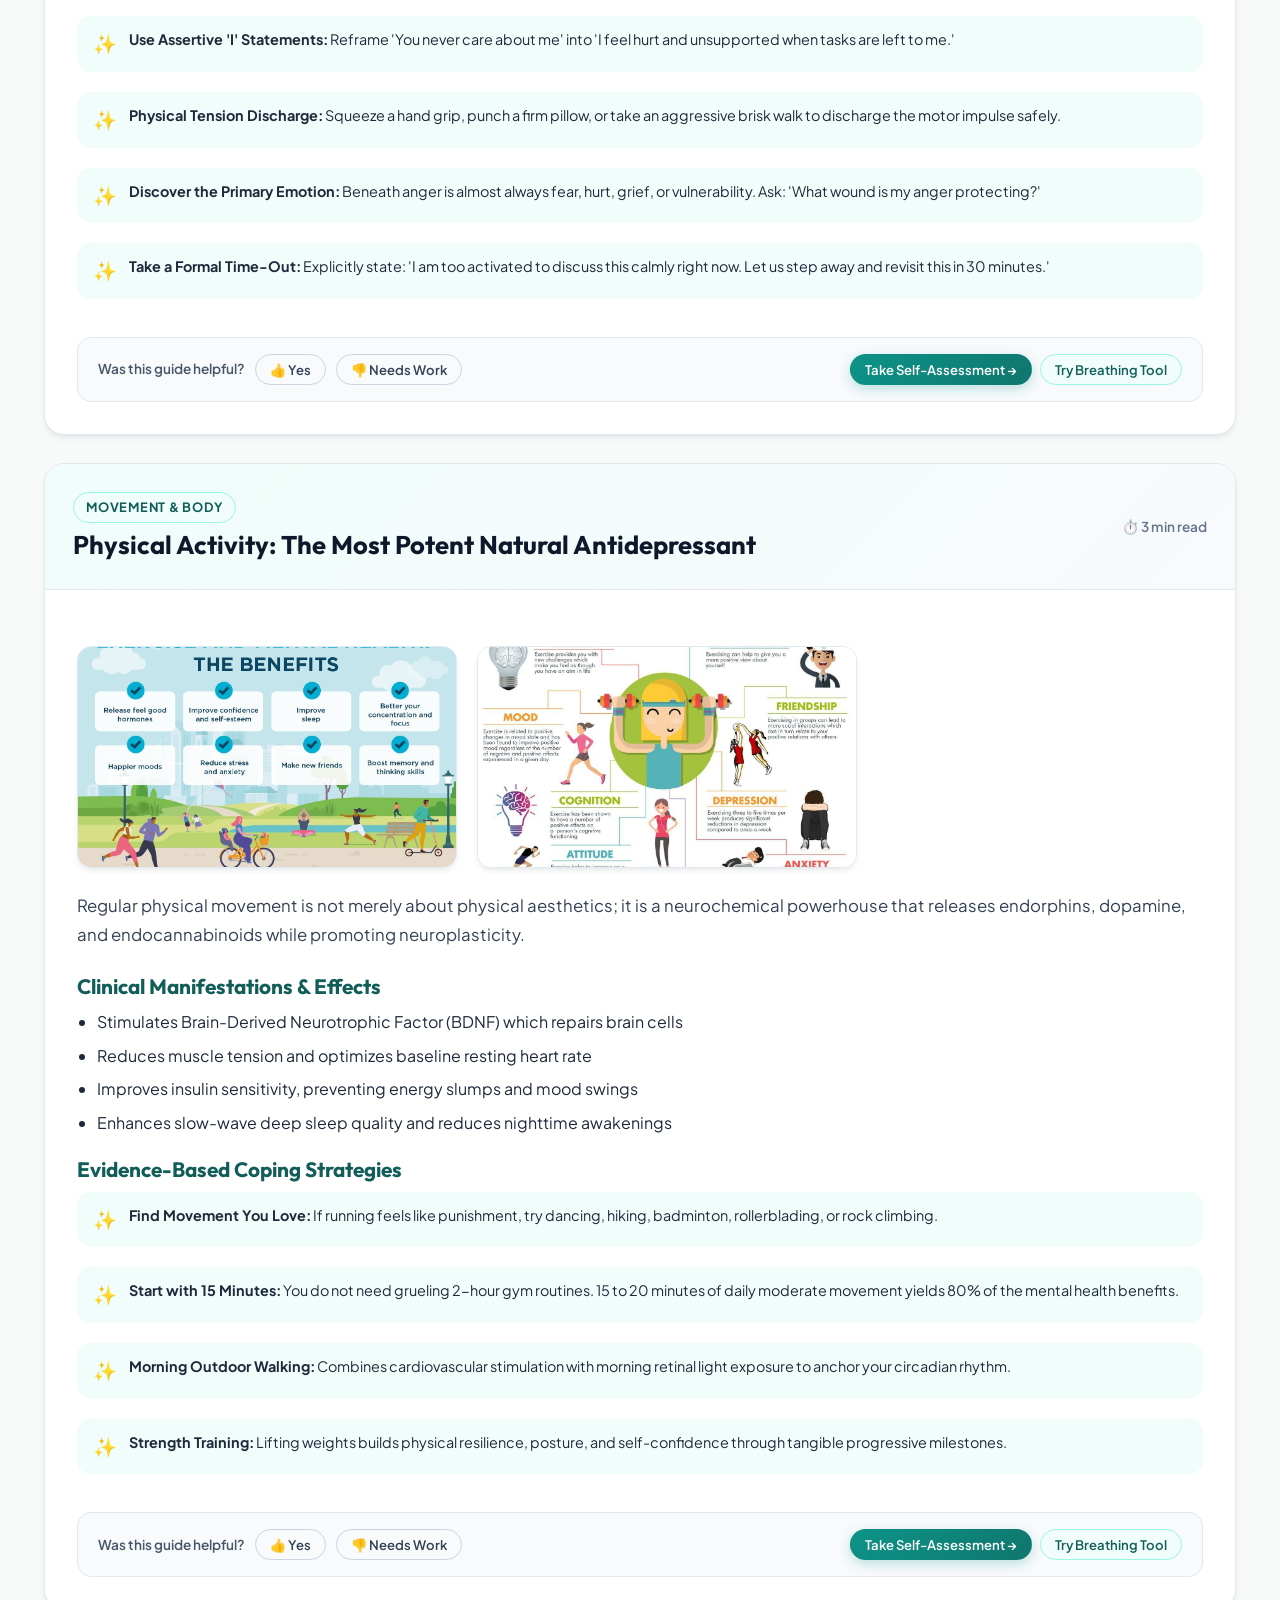
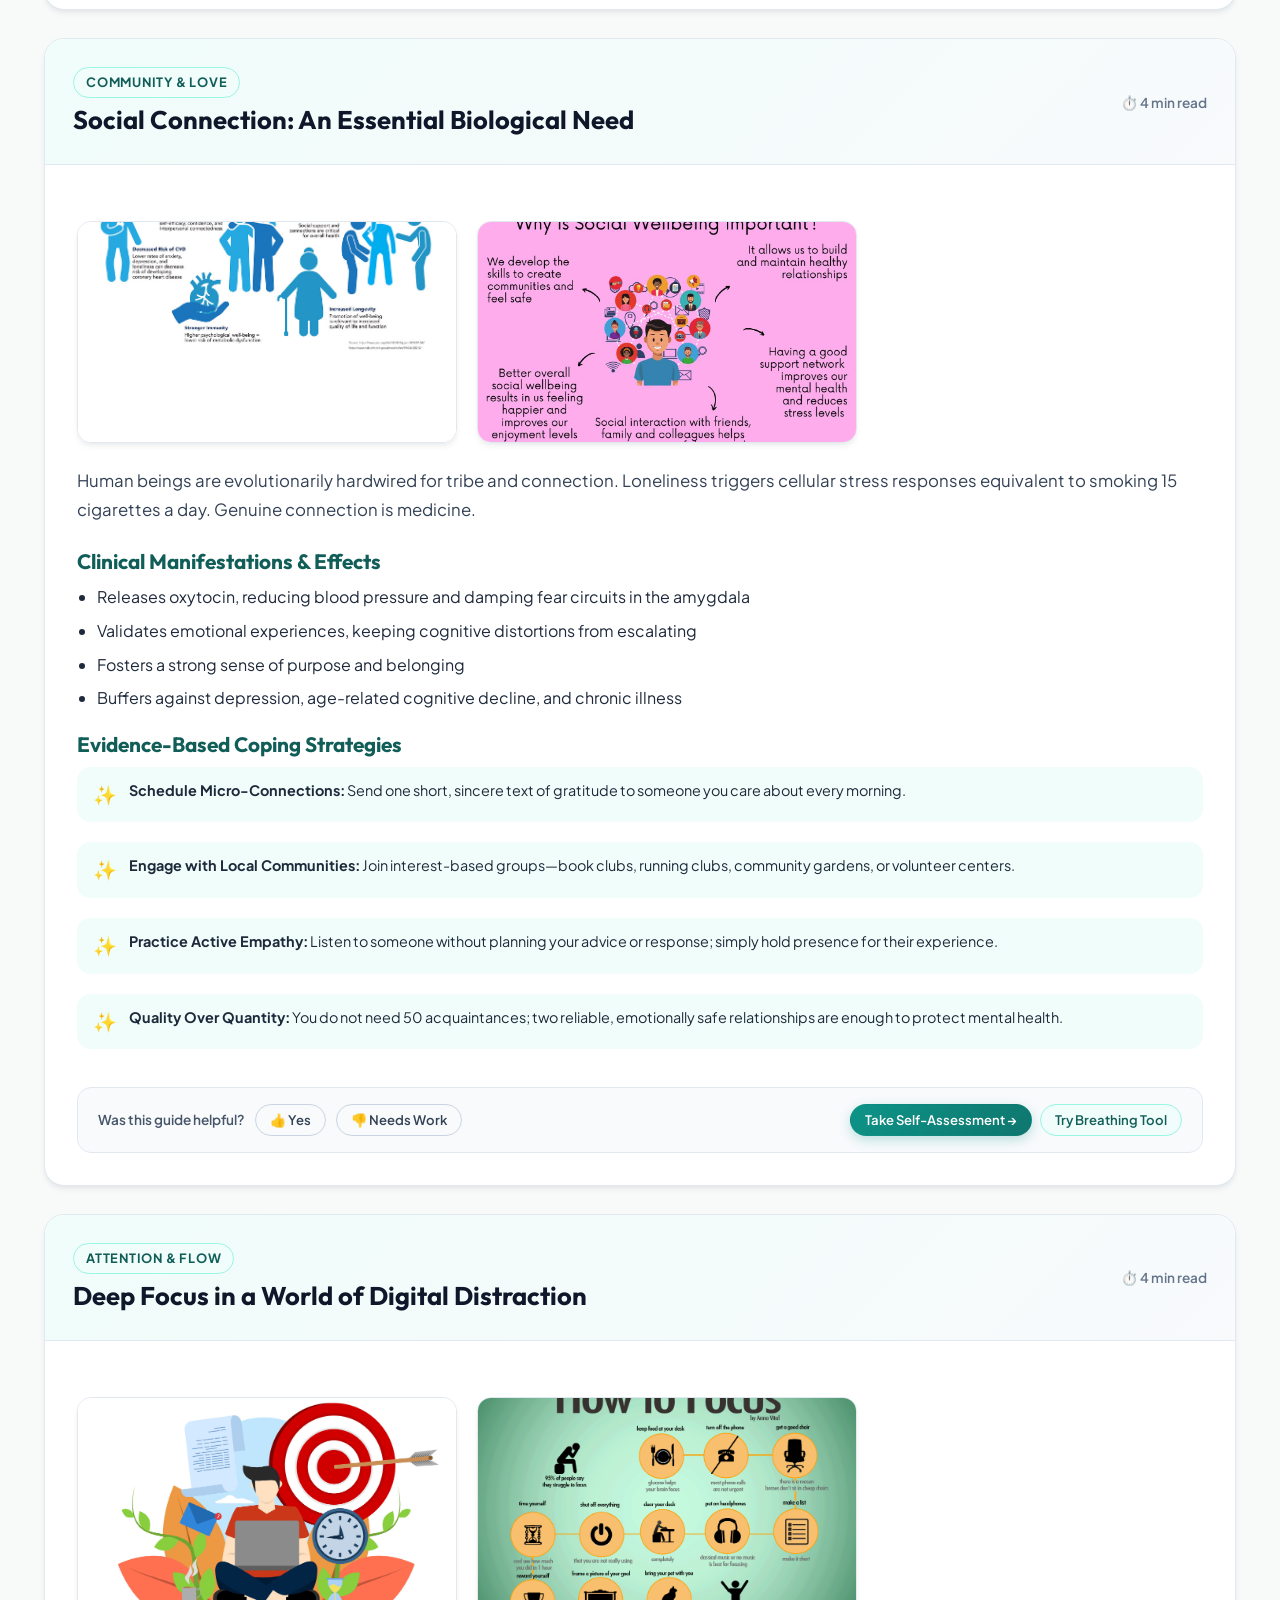
<file: search.html>
<!DOCTYPE html>
<html lang="en">
<head>
    <meta charset="UTF-8">
    <meta name="viewport" content="width=device-width, initial-scale=1.0">
    <meta name="description" content="Search through Mental Health and Well-Being guides. Find simple, helpful advice on stress, anxiety, sleep, food, mood, and focus.">
    <title>Search Topics | Mental Health and Well-Being</title>
    <link rel="stylesheet" href="style.css">
    <link rel="shortcut icon" href="logo2.jpeg" type="image/jpeg">
</head>
<body>

    <!-- Header Navigation -->
    <header class="site-header">
        <div class="container">
            <nav class="navbar">
                <a href="home.html" class="brand-logo">
                    <img src="logo2.jpeg" alt="Mental Health and Well-Being Logo">
                    <div class="brand-text">
                        <span class="brand-title">Mental Health and Well-Being</span>
                        <span class="brand-subtitle">Your Daily Self-Care Portal</span>
                    </div>
                </a>

                <ul class="nav-links">
                    <li><a href="home.html" class="nav-link">Home</a></li>
                    <li><a href="form.html" class="nav-link nav-highlight">📋 Assessment</a></li>
                    <li><a href="home.html#topics" class="nav-link">Topics</a></li>
                    <li><a href="home.html#breathing" class="nav-link">Breathing Exercise</a></li>
                    <li><a href="profile.html" class="nav-link">My Dashboard</a></li>
                </ul>

                <div class="header-actions">
                    <button class="btn-sos" onclick="openCrisisModal()">
                        <span>🚨</span> 24/7 Helpline
                    </button>
                    <a href="home.html" class="btn btn-outline btn-sm">← Back to Home</a>
                </div>
            </nav>
        </div>
    </header>

    <!-- Search Main Page -->
    <main class="search-page">
        <div class="container">

            <!-- Search Hub Header -->
            <div class="search-hub-header">
                <span class="section-tag">Helpful Topic Library</span>
                <h1 style="font-size: 2.2rem; color: var(--slate-900); margin: 8px 0 16px;">What would you like help with today?</h1>
                <p style="color: var(--slate-600); max-width: 620px; margin: 0 auto 24px; font-size: 1.05rem;">
                    Search simple, friendly guides on how to reduce stress, sleep peacefully, eat healthy foods, and feel happier every day.
                </p>

                <!-- Search Input Form -->
                <div style="max-width: 680px; margin: 0 auto; display: flex; gap: 10px;">
                    <div style="flex: 1; position: relative;">
                        <input type="text" id="searchInput" class="form-input" placeholder="Type a keyword (e.g. stress, sleep, anxiety, focus, grief)..." style="padding-left: 42px; font-size: 1.05rem; border-radius: var(--radius-full);" onkeydown="if(event.key==='Enter') executeSearch()">
                        <span style="position: absolute; left: 16px; top: 50%; transform: translateY(-50%); font-size: 1.2rem; color: var(--slate-400);">🔍</span>
                    </div>
                    <button class="btn btn-primary" onclick="executeSearch()" style="padding: 12px 28px;">Search</button>
                </div>

                <!-- Filter Chips -->
                <div class="search-filter-pills" id="filterPillsContainer">
                    <button class="filter-pill active" onclick="filterByTopic('all', this)">✨ All Topics</button>
                    <button class="filter-pill" onclick="filterByTopic('stress', this)">🌿 Stress</button>
                    <button class="filter-pill" onclick="filterByTopic('anxiety', this)">🌊 Anxiety</button>
                    <button class="filter-pill" onclick="filterByTopic('sleep', this)">😴 Sleep</button>
                    <button class="filter-pill" onclick="filterByTopic('diet', this)">🥑 Nutrition</button>
                    <button class="filter-pill" onclick="filterByTopic('mood swings', this)">❤️ Mood Swings</button>
                    <button class="filter-pill" onclick="filterByTopic('overwhelming sadness', this)">🌧️ Sadness & Grief</button>
                    <button class="filter-pill" onclick="filterByTopic('focus', this)">⚡ Deep Focus</button>
                    <button class="filter-pill" onclick="filterByTopic('exercise', this)">🏃‍♂️ Exercise</button>
                    <button class="filter-pill" onclick="filterByTopic('hyperactivity', this)">🌀 Hyperactivity</button>
                    <button class="filter-pill" onclick="filterByTopic('anger', this)">🔥 Anger</button>
                    <button class="filter-pill" onclick="filterByTopic('social interaction', this)">👥 Social Ties</button>
                    <button class="filter-pill" onclick="filterByTopic('confused thinking', this)">🌫️ Mental Clarity</button>
                    <button class="filter-pill" onclick="filterByTopic('changes in performance', this)">📈 Performance</button>
                </div>
            </div>

            <!-- Results Summary Banner -->
            <div id="resultsCountBanner" style="margin-bottom: 24px; font-size: 0.95rem; color: var(--slate-600); display: flex; justify-content: space-between; align-items: center;">
                <span id="resultsCountText">Showing wellness guides...</span>
                <span style="font-size: 0.85rem; color: var(--slate-400);">Reviewed by Lifestyle Psychiatry Team</span>
            </div>

            <!-- Search Results Content Container -->
            <div class="search-results-wrapper" id="resultsContainer"></div>

            <!-- Bottom CTA Banner -->
            <div style="margin-top: 48px; background: linear-gradient(135deg, var(--primary-800), var(--primary-700)); color: white; border-radius: var(--radius-xl); padding: 36px; text-align: center;">
                <h3 style="color: white; font-size: 1.6rem; margin-bottom: 8px;">Want to evaluate your personal well-being?</h3>
                <p style="color: var(--primary-100); max-width: 580px; margin: 0 auto 20px;">Take our confidential 2-minute clinical screening test to see where your stress and recovery levels stand.</p>
                <a href="form.html" class="btn btn-secondary btn-lg">Take Free Assessment Test →</a>
            </div>

        </div>
    </main>

    <!-- Footer -->
    <footer class="site-footer">
        <div class="container">
            <div class="footer-bottom" style="border: none; padding: 0;">
                <div>© 2026 Serenity Mental Health & Well-Being. Curated clinical educational repository.</div>
                <div><a href="index.html" style="color: var(--primary-300);">Return to Home Sanctuary</a></div>
            </div>
        </div>
    </footer>

    <!-- Emergency Modal -->
    <div class="modal-overlay" id="crisisModal" onclick="if(event.target===this) closeCrisisModal()">
        <div class="modal-container">
            <div class="modal-header" style="background: var(--accent-rose-soft);">
                <h3 style="color: #9f1239; margin: 0;">🚨 24/7 Immediate Crisis Support</h3>
                <button class="modal-close-btn" onclick="closeCrisisModal()">✕</button>
            </div>
            <div class="modal-body">
                <p>Call or text <strong>988</strong> (USA/Canada) or call <strong>14416</strong> (Tele-MANAS, India) for free, immediate support.</p>
            </div>
        </div>
    </div>

    <!-- Toast container -->
    <div id="toastContainer" class="toast-container"></div>

    <script src="app.js"></script>
    <script src="search.js"></script>
</body>
</html>
</file>
<file: style.css>
/* ==========================================================================
   SERENITY - Mental Health & Well-Being Design System
   Modern, Realistic, Calming Healthcare & Wellness Interface
   ========================================================================== */

@import url('https://fonts.googleapis.com/css2?family=Outfit:wght@300;400;500;600;700;800&family=Plus+Jakarta+Sans:wght@300;400;500;600;700&display=swap');

/* --- CSS Variables & Design Tokens --- */
:root {
  --font-heading: 'Outfit', -apple-system, BlinkMacSystemFont, 'Segoe UI', Roboto, sans-serif;
  --font-body: 'Plus Jakarta Sans', -apple-system, BlinkMacSystemFont, 'Segoe UI', Roboto, sans-serif;

  /* Primary Wellness Palette (Serene Teal & Mint) */
  --primary-50: #f0fdfa;
  --primary-100: #ccfbf1;
  --primary-200: #99f6e4;
  --primary-300: #5eead4;
  --primary-400: #2dd4bf;
  --primary-500: #14b8a6;
  --primary-600: #0d9488;
  --primary-700: #0f766e;
  --primary-800: #115e59;
  --primary-900: #134e4a;

  /* Secondary Calming Lavender & Indigo */
  --secondary-50: #f5f3ff;
  --secondary-100: #ede9fe;
  --secondary-200: #ddd6fe;
  --secondary-400: #a78bfa;
  --secondary-600: #7c3aed;
  --secondary-700: #6d28d9;

  /* Emotional & State Tones */
  --accent-rose: #f43f5e;
  --accent-rose-soft: #ffe4e6;
  --accent-amber: #f59e0b;
  --accent-amber-soft: #fef3c7;
  --accent-emerald: #10b981;
  --accent-emerald-soft: #d1fae5;
  --accent-sky: #0284c7;
  --accent-sky-soft: #e0f2fe;

  /* Slate Neutrals */
  --slate-50: #f8fafc;
  --slate-100: #f1f5f9;
  --slate-200: #e2e8f0;
  --slate-300: #cbd5e1;
  --slate-400: #94a3b8;
  --slate-500: #64748b;
  --slate-600: #475569;
  --slate-700: #334155;
  --slate-800: #1e293b;
  --slate-900: #0f172a;

  /* Glassmorphism & Elevations */
  --glass-bg: rgba(255, 255, 255, 0.88);
  --glass-bg-subtle: rgba(255, 255, 255, 0.72);
  --glass-border: rgba(255, 255, 255, 0.65);
  --glass-shadow: 0 12px 36px -4px rgba(15, 23, 42, 0.08), 0 4px 12px -2px rgba(15, 23, 42, 0.04);
  --shadow-sm: 0 1px 2px 0 rgba(15, 23, 42, 0.05);
  --shadow-md: 0 4px 6px -1px rgba(15, 23, 42, 0.07), 0 2px 4px -2px rgba(15, 23, 42, 0.05);
  --shadow-lg: 0 10px 15px -3px rgba(15, 23, 42, 0.08), 0 4px 6px -4px rgba(15, 23, 42, 0.04);
  --shadow-xl: 0 20px 25px -5px rgba(15, 23, 42, 0.1), 0 8px 10px -6px rgba(15, 23, 42, 0.06);

  /* Radius */
  --radius-sm: 8px;
  --radius-md: 14px;
  --radius-lg: 20px;
  --radius-xl: 28px;
  --radius-full: 9999px;

  /* Transitions */
  --transition-fast: 150ms cubic-bezier(0.4, 0, 0.2, 1);
  --transition-normal: 250ms cubic-bezier(0.4, 0, 0.2, 1);
  --transition-smooth: 350ms cubic-bezier(0.16, 1, 0.3, 1);
}

/* --- Base & Reset --- */
*, *::before, *::after {
  box-sizing: border-box;
  margin: 0;
  padding: 0;
}

html {
  scroll-behavior: smooth;
  font-size: 16px;
  -webkit-font-smoothing: antialiased;
  -moz-osx-font-smoothing: grayscale;
}

body {
  font-family: var(--font-body);
  color: var(--slate-800);
  background-color: #f7faf9;
  background-image: 
    radial-gradient(at 0% 0%, rgba(204, 251, 241, 0.45) 0px, transparent 50%),
    radial-gradient(at 100% 0%, rgba(237, 233, 254, 0.4) 0px, transparent 50%),
    radial-gradient(at 50% 100%, rgba(224, 242, 254, 0.35) 0px, transparent 50%);
  background-attachment: fixed;
  min-height: 100vh;
  line-height: 1.65;
  display: flex;
  flex-direction: column;
}

img {
  max-width: 100%;
  height: auto;
  display: block;
}

a {
  color: var(--primary-700);
  text-decoration: none;
  transition: color var(--transition-fast);
}

a:hover {
  color: var(--primary-800);
}

h1, h2, h3, h4, h5, h6 {
  font-family: var(--font-heading);
  color: var(--slate-900);
  font-weight: 700;
  line-height: 1.25;
}

/* --- Layout Containers --- */
.container {
  width: 100%;
  max-width: 1240px;
  margin-left: auto;
  margin-right: auto;
  padding-left: 24px;
  padding-right: 24px;
}

.container-narrow {
  max-width: 860px;
}

/* --- Header & Navigation Bar --- */
.site-header {
  position: sticky;
  top: 0;
  z-index: 1000;
  background: rgba(255, 255, 255, 0.95);
  backdrop-filter: blur(16px);
  -webkit-backdrop-filter: blur(16px);
  border-bottom: 1px solid rgba(226, 232, 240, 0.9);
  box-shadow: 0 2px 14px -2px rgba(15, 23, 42, 0.06);
  transition: all var(--transition-normal);
}

.navbar {
  display: flex;
  align-items: center;
  justify-content: space-between;
  padding: 10px 0;
  gap: 16px;
  flex-wrap: wrap;
}

.brand-logo {
  display: flex;
  align-items: center;
  gap: 12px;
  text-decoration: none;
  flex-shrink: 0;
}

.brand-logo img {
  width: 42px;
  height: 42px;
  border-radius: 10px;
  object-fit: cover;
  box-shadow: 0 3px 8px rgba(13, 148, 136, 0.2);
}

.brand-text {
  display: flex;
  flex-direction: column;
}

.brand-title {
  font-size: 1.18rem;
  font-weight: 800;
  letter-spacing: -0.01em;
  color: var(--primary-900);
  line-height: 1.2;
}

.brand-subtitle {
  font-size: 0.72rem;
  text-transform: uppercase;
  letter-spacing: 0.06em;
  font-weight: 600;
  color: var(--slate-500);
}

.nav-links {
  display: flex;
  align-items: center;
  list-style: none;
  gap: 4px;
}

.nav-link {
  display: inline-flex;
  align-items: center;
  gap: 6px;
  padding: 8px 14px;
  border-radius: var(--radius-full);
  font-size: 0.92rem;
  font-weight: 600;
  color: var(--slate-700);
  transition: all var(--transition-fast);
  white-space: nowrap;
}

.nav-link:hover, .nav-link.active {
  color: var(--primary-800);
  background-color: var(--primary-50);
}

.nav-link.nav-highlight {
  background: var(--primary-100);
  color: var(--primary-900);
  border: 1px solid var(--primary-300);
  font-weight: 700;
}

.nav-link.nav-highlight:hover {
  background: var(--primary-200);
  border-color: var(--primary-400);
}

.header-actions {
  display: flex;
  align-items: center;
  gap: 8px;
  flex-shrink: 0;
}

/* Search Input In Header */
.header-search-form {
  position: relative;
  display: flex;
  align-items: center;
}

.header-search-input {
  width: 160px;
  padding: 7px 12px 7px 34px;
  font-size: 0.85rem;
  font-family: inherit;
  border-radius: var(--radius-full);
  border: 1px solid var(--slate-200);
  background: var(--slate-50);
  color: var(--slate-800);
  outline: none;
  transition: all var(--transition-normal);
}
  background: var(--slate-50);
  color: var(--slate-800);
  outline: none;
  transition: all var(--transition-normal);
}

.header-search-input:focus {
  width: 240px;
  background: #ffffff;
  border-color: var(--primary-400);
  box-shadow: 0 0 0 3px rgba(20, 184, 166, 0.15);
}

.header-search-icon {
  position: absolute;
  left: 12px;
  width: 16px;
  height: 16px;
  fill: var(--slate-400);
  pointer-events: none;
}

/* Language Selector */
.lang-selector {
  padding: 7px 10px;
  font-size: 0.85rem;
  font-weight: 600;
  border-radius: var(--radius-sm);
  border: 1px solid var(--slate-200);
  background: var(--slate-50);
  color: var(--slate-700);
  cursor: pointer;
  outline: none;
  transition: all var(--transition-fast);
}

.lang-selector:focus {
  border-color: var(--primary-500);
}

/* Emergency Helpline Button */
.btn-sos {
  display: inline-flex;
  align-items: center;
  gap: 6px;
  padding: 8px 14px;
  background: linear-gradient(135deg, #ef4444, #dc2626);
  color: #ffffff !important;
  font-size: 0.84rem;
  font-weight: 700;
  border-radius: var(--radius-full);
  border: none;
  cursor: pointer;
  box-shadow: 0 2px 8px rgba(239, 68, 68, 0.3);
  transition: all var(--transition-fast);
}

.btn-sos:hover {
  transform: translateY(-1px);
  box-shadow: 0 4px 14px rgba(239, 68, 68, 0.45);
}

/* Auth Buttons & Profile Widget */
.auth-group {
  display: flex;
  align-items: center;
  gap: 8px;
}

.user-profile-widget {
  position: relative;
}

.user-avatar-btn {
  display: flex;
  align-items: center;
  gap: 8px;
  background: var(--slate-100);
  border: 1px solid var(--slate-200);
  padding: 5px 12px 5px 6px;
  border-radius: var(--radius-full);
  cursor: pointer;
  font-family: inherit;
  font-weight: 600;
  font-size: 0.88rem;
  color: var(--slate-800);
  transition: all var(--transition-fast);
}

.user-avatar-btn:hover {
  background: var(--primary-50);
  border-color: var(--primary-300);
}

.user-avatar-img {
  width: 28px;
  height: 28px;
  border-radius: 50%;
  background: linear-gradient(135deg, var(--primary-600), var(--secondary-600));
  color: white;
  display: flex;
  align-items: center;
  justify-content: center;
  font-size: 0.8rem;
  font-weight: 700;
}

.profile-dropdown-menu {
  position: absolute;
  right: 0;
  top: calc(100% + 10px);
  width: 260px;
  background: #ffffff;
  border-radius: var(--radius-md);
  box-shadow: var(--shadow-xl);
  border: 1px solid var(--slate-100);
  padding: 12px;
  z-index: 1100;
  display: none;
  animation: dropdownFade 0.2s ease-out;
}

.profile-dropdown-menu.show {
  display: block;
}

@keyframes dropdownFade {
  from { opacity: 0; transform: translateY(-8px); }
  to { opacity: 1; transform: translateY(0); }
}

.profile-dropdown-header {
  padding: 8px 10px 12px;
  border-bottom: 1px solid var(--slate-100);
  margin-bottom: 8px;
}

.profile-dropdown-name {
  font-weight: 700;
  color: var(--slate-900);
  font-size: 0.95rem;
}

.profile-dropdown-email {
  font-size: 0.8rem;
  color: var(--slate-500);
  overflow: hidden;
  text-overflow: ellipsis;
}

.profile-dropdown-item {
  display: flex;
  align-items: center;
  gap: 10px;
  padding: 8px 10px;
  border-radius: var(--radius-sm);
  color: var(--slate-700);
  font-size: 0.88rem;
  font-weight: 500;
  text-decoration: none;
  cursor: pointer;
  border: none;
  background: none;
  width: 100%;
  text-align: left;
  transition: all var(--transition-fast);
}

.profile-dropdown-item:hover {
  background: var(--slate-50);
  color: var(--primary-700);
}

.profile-dropdown-item.danger:hover {
  background: var(--accent-rose-soft);
  color: var(--accent-rose);
}

/* Mobile Toggle */
.mobile-nav-toggle {
  display: none;
  background: none;
  border: none;
  padding: 6px;
  cursor: pointer;
  color: var(--slate-700);
}

/* --- Common Button System --- */
.btn {
  display: inline-flex;
  align-items: center;
  justify-content: center;
  gap: 8px;
  padding: 10px 20px;
  font-family: inherit;
  font-size: 0.92rem;
  font-weight: 600;
  border-radius: var(--radius-full);
  border: 1px solid transparent;
  cursor: pointer;
  text-decoration: none;
  transition: all var(--transition-normal);
  line-height: 1.3;
}

.btn:active {
  transform: scale(0.98);
}

.btn-primary {
  background: linear-gradient(135deg, var(--primary-600), var(--primary-700));
  color: #ffffff !important;
  box-shadow: 0 4px 12px rgba(13, 148, 136, 0.25);
}

.btn-primary:hover {
  background: linear-gradient(135deg, var(--primary-500), var(--primary-600));
  box-shadow: 0 6px 18px rgba(13, 148, 136, 0.35);
  transform: translateY(-1px);
}

.btn-secondary {
  background: var(--primary-50);
  color: var(--primary-800) !important;
  border-color: var(--primary-200);
}

.btn-secondary:hover {
  background: var(--primary-100);
  border-color: var(--primary-300);
}

.btn-outline {
  background: transparent;
  color: var(--slate-700) !important;
  border-color: var(--slate-300);
}

.btn-outline:hover {
  background: var(--slate-100);
  border-color: var(--slate-400);
  color: var(--slate-900) !important;
}

.btn-lg {
  padding: 14px 28px;
  font-size: 1.05rem;
}

.btn-sm {
  padding: 6px 14px;
  font-size: 0.82rem;
}

.btn-danger {
  background: linear-gradient(135deg, #ef4444, #dc2626);
  color: #ffffff !important;
}

.btn-danger:hover {
  background: #dc2626;
}

/* --- Hero Section --- */
.hero-section {
  position: relative;
  padding: 64px 0 56px;
  overflow: hidden;
}

.hero-glass-card {
  background: rgba(255, 255, 255, 0.85);
  backdrop-filter: blur(20px);
  -webkit-backdrop-filter: blur(20px);
  border: 1px solid rgba(255, 255, 255, 0.9);
  border-radius: var(--radius-xl);
  padding: 48px;
  box-shadow: var(--glass-shadow);
  display: grid;
  grid-template-columns: 1.25fr 1fr;
  gap: 40px;
  align-items: center;
}

.hero-badge {
  display: inline-flex;
  align-items: center;
  gap: 8px;
  padding: 6px 16px;
  background: var(--primary-50);
  border: 1px solid var(--primary-200);
  color: var(--primary-800);
  border-radius: var(--radius-full);
  font-size: 0.85rem;
  font-weight: 700;
  margin-bottom: 20px;
}

.hero-title {
  font-size: 2.85rem;
  letter-spacing: -0.03em;
  color: var(--slate-900);
  margin-bottom: 18px;
  line-height: 1.15;
}

.hero-title span {
  background: linear-gradient(135deg, var(--primary-700), var(--secondary-600));
  -webkit-background-clip: text;
  -webkit-text-fill-color: transparent;
}

.hero-description {
  font-size: 1.12rem;
  color: var(--slate-600);
  margin-bottom: 30px;
  max-width: 580px;
  line-height: 1.7;
}

.hero-buttons {
  display: flex;
  flex-wrap: wrap;
  gap: 14px;
  margin-bottom: 36px;
}

/* Daily Mood Check-In Widget on Hero */
.mood-checkin-card {
  background: #ffffff;
  border-radius: var(--radius-lg);
  padding: 24px;
  box-shadow: var(--shadow-lg);
  border: 1px solid var(--slate-100);
}

.mood-checkin-header {
  display: flex;
  align-items: center;
  justify-content: space-between;
  margin-bottom: 14px;
}

.mood-checkin-title {
  font-size: 1rem;
  font-weight: 700;
  color: var(--slate-800);
}

.mood-streak-badge {
  font-size: 0.75rem;
  font-weight: 700;
  background: var(--accent-amber-soft);
  color: #b45309;
  padding: 4px 10px;
  border-radius: var(--radius-full);
}

.mood-options-grid {
  display: grid;
  grid-template-columns: repeat(5, 1fr);
  gap: 8px;
  margin-bottom: 16px;
}

.mood-btn {
  display: flex;
  flex-direction: column;
  align-items: center;
  gap: 6px;
  padding: 10px 4px;
  border-radius: var(--radius-md);
  border: 1px solid var(--slate-200);
  background: var(--slate-50);
  cursor: pointer;
  transition: all var(--transition-fast);
  font-family: inherit;
}

.mood-btn:hover {
  transform: translateY(-2px);
  background: var(--primary-50);
  border-color: var(--primary-300);
}

.mood-btn.selected {
  background: var(--primary-100);
  border-color: var(--primary-600);
  box-shadow: 0 0 0 2px var(--primary-500);
}

.mood-emoji {
  font-size: 1.6rem;
  line-height: 1;
}

.mood-label {
  font-size: 0.75rem;
  font-weight: 600;
  color: var(--slate-600);
}

.mood-feedback-box {
  background: var(--slate-50);
  border-radius: var(--radius-sm);
  padding: 12px;
  font-size: 0.85rem;
  color: var(--slate-700);
  border-left: 3px solid var(--primary-600);
  display: none;
}

/* Hero Visual / Artwork Column */
.hero-visual-card {
  position: relative;
  border-radius: var(--radius-lg);
  overflow: hidden;
  box-shadow: var(--shadow-xl);
  border: 4px solid #ffffff;
}

.hero-visual-img {
  width: 100%;
  height: 380px;
  object-fit: cover;
  transition: transform 0.6s ease;
}

.hero-visual-card:hover .hero-visual-img {
  transform: scale(1.03);
}

.hero-visual-overlay {
  position: absolute;
  bottom: 0;
  left: 0;
  right: 0;
  padding: 24px;
  background: linear-gradient(to top, rgba(15, 23, 42, 0.85) 0%, transparent 100%);
  color: white;
}

.hero-visual-quote {
  font-size: 0.95rem;
  font-style: italic;
  font-weight: 500;
  line-height: 1.5;
  margin-bottom: 6px;
}

.hero-visual-author {
  font-size: 0.78rem;
  color: var(--primary-200);
  text-transform: uppercase;
  letter-spacing: 0.05em;
}

/* Quick Search Hub on Hero */
.hero-search-hub {
  margin-top: 24px;
  background: #ffffff;
  padding: 14px 18px;
  border-radius: var(--radius-full);
  box-shadow: 0 8px 24px rgba(15, 23, 42, 0.06);
  border: 1px solid var(--slate-200);
  display: flex;
  align-items: center;
  gap: 12px;
}

.hero-search-hub input {
  flex: 1;
  border: none;
  outline: none;
  font-family: inherit;
  font-size: 1rem;
  color: var(--slate-800);
  background: transparent;
}

.hero-search-hub input::placeholder {
  color: var(--slate-400);
}

.quick-topic-chips {
  display: flex;
  align-items: center;
  flex-wrap: wrap;
  gap: 8px;
  margin-top: 14px;
}

.topic-chip {
  display: inline-flex;
  align-items: center;
  gap: 5px;
  padding: 5px 12px;
  background: rgba(255, 255, 255, 0.7);
  border: 1px solid var(--slate-200);
  border-radius: var(--radius-full);
  font-size: 0.82rem;
  font-weight: 600;
  color: var(--slate-700);
  text-decoration: none;
  transition: all var(--transition-fast);
}

.topic-chip:hover {
  background: var(--primary-50);
  border-color: var(--primary-400);
  color: var(--primary-800);
}

/* --- Trust & Stats Banner --- */
.trust-banner {
  padding: 24px 0 40px;
}

.trust-grid {
  display: grid;
  grid-template-columns: repeat(4, 1fr);
  gap: 20px;
}

.trust-card {
  background: #ffffff;
  border-radius: var(--radius-md);
  padding: 20px;
  border: 1px solid var(--slate-100);
  box-shadow: var(--shadow-sm);
  display: flex;
  align-items: center;
  gap: 14px;
  transition: transform var(--transition-normal);
}

.trust-card:hover {
  transform: translateY(-3px);
  box-shadow: var(--shadow-md);
}

.trust-icon-box {
  width: 48px;
  height: 48px;
  border-radius: 12px;
  background: var(--primary-50);
  color: var(--primary-700);
  display: flex;
  align-items: center;
  justify-content: center;
  font-size: 1.4rem;
  flex-shrink: 0;
}

.trust-text h4 {
  font-size: 0.95rem;
  font-weight: 700;
  color: var(--slate-900);
  margin-bottom: 2px;
}

.trust-text p {
  font-size: 0.8rem;
  color: var(--slate-500);
  margin: 0;
}

/* --- Section Headers --- */
.section-header {
  text-align: center;
  max-width: 680px;
  margin: 0 auto 48px;
}

.section-tag {
  display: inline-block;
  padding: 4px 12px;
  background: var(--primary-50);
  border: 1px solid var(--primary-200);
  color: var(--primary-800);
  font-size: 0.8rem;
  font-weight: 700;
  border-radius: var(--radius-full);
  text-transform: uppercase;
  letter-spacing: 0.06em;
  margin-bottom: 12px;
}

.section-title {
  font-size: 2.25rem;
  letter-spacing: -0.02em;
  color: var(--slate-900);
  margin-bottom: 14px;
}

.section-subtitle {
  font-size: 1.05rem;
  color: var(--slate-600);
  line-height: 1.6;
}

/* --- Interactive Breathing Exercise Tool --- */
.breathing-section {
  padding: 48px 0;
}

.breathing-container {
  background: linear-gradient(135deg, #0d9488, #0f766e);
  color: white;
  border-radius: var(--radius-xl);
  padding: 50px 30px;
  text-align: center;
  box-shadow: 0 16px 40px rgba(13, 148, 136, 0.35);
  position: relative;
  overflow: hidden;
}

.breathing-title {
  color: white;
  font-size: 2rem;
  margin-bottom: 10px;
}

.breathing-subtitle {
  color: var(--primary-100);
  font-size: 1.05rem;
  max-width: 600px;
  margin: 0 auto 36px;
}

.breath-circle-wrapper {
  position: relative;
  width: 220px;
  height: 220px;
  margin: 0 auto 36px;
  display: flex;
  align-items: center;
  justify-content: center;
}

.breath-orb-outer {
  position: absolute;
  width: 100%;
  height: 100%;
  border-radius: 50%;
  background: rgba(255, 255, 255, 0.15);
  border: 2px dashed rgba(255, 255, 255, 0.4);
}

.breath-orb-inner {
  width: 140px;
  height: 140px;
  border-radius: 50%;
  background: radial-gradient(circle, rgba(255, 255, 255, 0.95) 0%, rgba(204, 251, 241, 0.8) 100%);
  display: flex;
  flex-direction: column;
  align-items: center;
  justify-content: center;
  color: var(--primary-900);
  box-shadow: 0 0 35px rgba(255, 255, 255, 0.6);
  transition: transform 4s cubic-bezier(0.4, 0, 0.2, 1);
  user-select: none;
}

.breath-instruction {
  font-weight: 800;
  font-size: 1.15rem;
  letter-spacing: 0.03em;
  margin-bottom: 4px;
}

.breath-timer {
  font-size: 1.8rem;
  font-weight: 800;
  font-family: var(--font-heading);
}

.breath-orb-inner.inhale {
  transform: scale(1.45);
}

.breath-orb-inner.hold {
  transform: scale(1.45);
  box-shadow: 0 0 50px rgba(255, 255, 255, 0.9);
}

.breath-orb-inner.exhale {
  transform: scale(0.9);
}

.breathing-controls {
  display: flex;
  justify-content: center;
  align-items: center;
  gap: 16px;
}

/* --- Wellness Topics Grid --- */
.topics-section {
  padding: 60px 0;
}

.topics-grid {
  display: grid;
  grid-template-columns: repeat(3, 1fr);
  gap: 28px;
}

.topic-card {
  background: #ffffff;
  border-radius: var(--radius-lg);
  overflow: hidden;
  box-shadow: var(--shadow-sm);
  border: 1px solid var(--slate-100);
  display: flex;
  flex-direction: column;
  transition: all var(--transition-normal);
}

.topic-card:hover {
  transform: translateY(-6px);
  box-shadow: var(--shadow-xl);
  border-color: var(--primary-200);
}

.topic-card-media {
  position: relative;
  height: 200px;
  overflow: hidden;
  background: var(--slate-100);
}

.topic-card-media img {
  width: 100%;
  height: 100%;
  object-fit: cover;
  transition: transform 0.5s ease;
}

.topic-card:hover .topic-card-media img {
  transform: scale(1.06);
}

.topic-card-badge {
  position: absolute;
  top: 14px;
  left: 14px;
  padding: 5px 12px;
  border-radius: var(--radius-full);
  font-size: 0.75rem;
  font-weight: 700;
  background: rgba(255, 255, 255, 0.92);
  backdrop-filter: blur(8px);
  color: var(--slate-800);
  box-shadow: var(--shadow-sm);
}

.topic-card-readtime {
  position: absolute;
  bottom: 12px;
  right: 14px;
  padding: 4px 10px;
  border-radius: var(--radius-full);
  font-size: 0.72rem;
  font-weight: 600;
  background: rgba(15, 23, 42, 0.75);
  color: white;
}

.topic-card-body {
  padding: 24px;
  display: flex;
  flex-direction: column;
  flex: 1;
}

.topic-card-title {
  font-size: 1.25rem;
  margin-bottom: 10px;
  color: var(--slate-900);
}

.topic-card-snippet {
  font-size: 0.92rem;
  color: var(--slate-600);
  line-height: 1.6;
  margin-bottom: 20px;
  flex: 1;
}

.topic-card-footer {
  display: flex;
  align-items: center;
  justify-content: space-between;
  padding-top: 14px;
  border-top: 1px solid var(--slate-100);
}

.topic-card-link {
  font-weight: 700;
  font-size: 0.9rem;
  color: var(--primary-700);
  display: inline-flex;
  align-items: center;
  gap: 6px;
  cursor: pointer;
  background: none;
  border: none;
  padding: 0;
  font-family: inherit;
}

.topic-card-link:hover {
  color: var(--primary-900);
}

/* --- Assessment Callout Banner --- */
.assessment-cta-section {
  padding: 40px 0 60px;
}

.assessment-cta-card {
  background: linear-gradient(135deg, #1e293b, #0f172a);
  color: white;
  border-radius: var(--radius-xl);
  padding: 48px;
  display: grid;
  grid-template-columns: 1.4fr 1fr;
  gap: 40px;
  align-items: center;
  box-shadow: var(--shadow-xl);
}

.assessment-cta-card h3 {
  color: white;
  font-size: 2.1rem;
  margin-bottom: 16px;
}

.assessment-cta-card p {
  color: var(--slate-300);
  font-size: 1.05rem;
  line-height: 1.65;
  margin-bottom: 24px;
}

.assessment-points-list {
  list-style: none;
  margin-bottom: 28px;
  display: grid;
  grid-template-columns: 1fr 1fr;
  gap: 12px;
}

.assessment-points-list li {
  display: flex;
  align-items: center;
  gap: 8px;
  font-size: 0.9rem;
  color: var(--slate-200);
}

.assessment-points-list li svg {
  width: 18px;
  height: 18px;
  fill: var(--primary-400);
  flex-shrink: 0;
}

.assessment-cta-badge {
  background: rgba(255, 255, 255, 0.08);
  border: 1px solid rgba(255, 255, 255, 0.15);
  border-radius: var(--radius-lg);
  padding: 28px;
  text-align: center;
}

.assessment-cta-score-preview {
  font-size: 3.5rem;
  font-weight: 800;
  font-family: var(--font-heading);
  color: var(--primary-300);
  line-height: 1;
  margin-bottom: 8px;
}

/* --- Daily Affirmation Generator --- */
.affirmation-section {
  padding: 20px 0 60px;
}

.affirmation-card {
  background: #ffffff;
  border-radius: var(--radius-lg);
  border: 1px solid var(--slate-200);
  box-shadow: var(--shadow-md);
  padding: 36px;
  text-align: center;
  position: relative;
  overflow: hidden;
}

.affirmation-card::before {
  content: "“";
  position: absolute;
  top: -20px;
  left: 20px;
  font-size: 10rem;
  font-family: serif;
  color: var(--primary-100);
  line-height: 1;
  pointer-events: none;
  z-index: 0;
}

.affirmation-content {
  position: relative;
  z-index: 1;
}

.affirmation-quote {
  font-size: 1.45rem;
  font-weight: 600;
  color: var(--slate-800);
  font-family: var(--font-heading);
  line-height: 1.5;
  margin-bottom: 12px;
  min-height: 70px;
  display: flex;
  align-items: center;
  justify-content: center;
}

.affirmation-tag {
  font-size: 0.85rem;
  color: var(--primary-700);
  font-weight: 600;
  margin-bottom: 20px;
}

/* --- About & Values Section --- */
.about-section {
  padding: 60px 0;
  background: rgba(255, 255, 255, 0.7);
  border-top: 1px solid var(--slate-200);
  border-bottom: 1px solid var(--slate-200);
}

.about-grid {
  display: grid;
  grid-template-columns: 1fr 1fr;
  gap: 48px;
  align-items: center;
}

.about-content h2 {
  font-size: 2.2rem;
  margin-bottom: 18px;
}

.about-content p {
  color: var(--slate-600);
  font-size: 1.05rem;
  line-height: 1.7;
  margin-bottom: 16px;
}

.values-grid {
  display: grid;
  grid-template-columns: 1fr 1fr;
  gap: 16px;
  margin-top: 28px;
}

.value-card {
  background: #ffffff;
  padding: 18px;
  border-radius: var(--radius-md);
  border: 1px solid var(--slate-100);
  box-shadow: var(--shadow-sm);
}

.value-card h4 {
  font-size: 1rem;
  margin-bottom: 6px;
  display: flex;
  align-items: center;
  gap: 8px;
  color: var(--primary-800);
}

.value-card p {
  font-size: 0.85rem;
  color: var(--slate-500);
  margin: 0;
  line-height: 1.5;
}

/* --- Contact & Support Section --- */
.contact-section {
  padding: 60px 0;
}

.contact-grid {
  display: grid;
  grid-template-columns: 1.2fr 1fr;
  gap: 40px;
}

.contact-card {
  background: #ffffff;
  border-radius: var(--radius-lg);
  padding: 36px;
  border: 1px solid var(--slate-200);
  box-shadow: var(--shadow-md);
}

.contact-info-list {
  display: flex;
  flex-direction: column;
  gap: 16px;
  margin-top: 24px;
}

.contact-info-item {
  display: flex;
  align-items: flex-start;
  gap: 14px;
  padding: 14px;
  background: var(--slate-50);
  border-radius: var(--radius-md);
}

.contact-icon {
  width: 40px;
  height: 40px;
  border-radius: 10px;
  background: var(--primary-100);
  color: var(--primary-700);
  display: flex;
  align-items: center;
  justify-content: center;
  font-size: 1.2rem;
  flex-shrink: 0;
}

/* Form Controls */
.form-group {
  margin-bottom: 18px;
  text-align: left;
}

.form-label {
  display: block;
  font-size: 0.88rem;
  font-weight: 600;
  color: var(--slate-700);
  margin-bottom: 6px;
}

.form-input, .form-select, .form-textarea {
  width: 100%;
  padding: 12px 16px;
  font-family: inherit;
  font-size: 0.95rem;
  color: var(--slate-800);
  background: #ffffff;
  border: 1px solid var(--slate-300);
  border-radius: var(--radius-md);
  outline: none;
  transition: all var(--transition-fast);
}

.form-input:focus, .form-select:focus, .form-textarea:focus {
  border-color: var(--primary-500);
  box-shadow: 0 0 0 3px rgba(20, 184, 166, 0.15);
}

.form-textarea {
  resize: vertical;
  min-height: 110px;
}

/* --- Assessment (form.html) Upgrades --- */
.assessment-page {
  padding: 40px 0 80px;
}

.assessment-wrapper {
  background: #ffffff;
  border-radius: var(--radius-xl);
  box-shadow: var(--shadow-xl);
  border: 1px solid var(--slate-100);
  overflow: hidden;
  max-width: 880px;
  margin: 0 auto;
}

.assessment-header {
  background: linear-gradient(135deg, var(--primary-800), var(--primary-700));
  color: white;
  padding: 36px 40px;
  position: relative;
}

.assessment-header h1 {
  color: white;
  font-size: 2rem;
  margin-bottom: 8px;
}

.assessment-header p {
  color: var(--primary-100);
  font-size: 1rem;
}

.assessment-progress-bar-container {
  height: 6px;
  background: rgba(255, 255, 255, 0.2);
  width: 100%;
  position: absolute;
  bottom: 0;
  left: 0;
}

.assessment-progress-bar {
  height: 100%;
  width: 10%;
  background: var(--accent-emerald);
  transition: width 0.3s ease;
}

.assessment-body {
  padding: 40px;
}

.assessment-card-group {
  margin-bottom: 32px;
  padding-bottom: 28px;
  border-bottom: 1px solid var(--slate-100);
}

.assessment-card-group:last-child {
  border-bottom: none;
}

.question-number {
  font-size: 0.78rem;
  font-weight: 700;
  color: var(--primary-700);
  text-transform: uppercase;
  letter-spacing: 0.08em;
  margin-bottom: 4px;
}

.question-title {
  font-size: 1.15rem;
  font-weight: 700;
  color: var(--slate-900);
  margin-bottom: 8px;
}

.question-desc {
  font-size: 0.88rem;
  color: var(--slate-500);
  margin-bottom: 16px;
}

/* Interactive Option Pill Buttons for Questions */
.option-cards-grid {
  display: grid;
  grid-template-columns: repeat(auto-fit, minmax(130px, 1fr));
  gap: 10px;
}

.option-card-label {
  display: flex;
  flex-direction: column;
  align-items: center;
  justify-content: center;
  padding: 14px 10px;
  background: var(--slate-50);
  border: 1px solid var(--slate-200);
  border-radius: var(--radius-md);
  cursor: pointer;
  text-align: center;
  transition: all var(--transition-fast);
  user-select: none;
}

.option-card-label:hover {
  background: var(--primary-50);
  border-color: var(--primary-300);
}

.option-card-label input[type="radio"] {
  display: none;
}

.option-card-label.active, 
.option-card-label:has(input[type="radio"]:checked) {
  background: var(--primary-50);
  border-color: var(--primary-600);
  box-shadow: 0 0 0 2px var(--primary-500);
  color: var(--primary-900);
}

.option-card-icon {
  font-size: 1.5rem;
  margin-bottom: 6px;
}

.option-card-text {
  font-size: 0.85rem;
  font-weight: 600;
}

/* Range Slider with Indicator */
.slider-container {
  display: flex;
  flex-direction: column;
  gap: 10px;
}

.slider-labels {
  display: flex;
  justify-content: space-between;
  font-size: 0.78rem;
  color: var(--slate-500);
  font-weight: 600;
}

.custom-range-slider {
  width: 100%;
  height: 8px;
  border-radius: 5px;
  background: var(--slate-200);
  outline: none;
  -webkit-appearance: none;
  accent-color: var(--primary-600);
}

.slider-val-badge {
  align-self: center;
  font-size: 1.2rem;
  font-weight: 800;
  font-family: var(--font-heading);
  padding: 4px 16px;
  border-radius: var(--radius-full);
  background: var(--primary-100);
  color: var(--primary-800);
}

/* Assessment Dynamic Results Card */
.assessment-results-card {
  margin-top: 36px;
  border-radius: var(--radius-lg);
  background: #ffffff;
  border: 1px solid var(--slate-200);
  box-shadow: var(--shadow-xl);
  overflow: hidden;
  display: none;
}

.results-banner {
  padding: 32px;
  text-align: center;
  background: linear-gradient(135deg, #f0fdfa, #e0f2fe);
  border-bottom: 1px solid var(--slate-200);
}

.results-score-badge {
  display: inline-flex;
  flex-direction: column;
  align-items: center;
  justify-content: center;
  width: 130px;
  height: 130px;
  border-radius: 50%;
  background: #ffffff;
  box-shadow: var(--shadow-lg);
  margin-bottom: 16px;
  border: 4px solid var(--primary-500);
}

.results-score-num {
  font-size: 2.8rem;
  font-weight: 800;
  font-family: var(--font-heading);
  color: var(--primary-700);
  line-height: 1;
}

.results-score-max {
  font-size: 0.78rem;
  font-weight: 600;
  color: var(--slate-500);
}

.results-status-title {
  font-size: 1.6rem;
  color: var(--slate-900);
  margin-bottom: 6px;
}

.results-summary-text {
  color: var(--slate-600);
  max-width: 600px;
  margin: 0 auto;
  font-size: 0.95rem;
}

.results-breakdown-grid {
  display: grid;
  grid-template-columns: repeat(2, 1fr);
  gap: 20px;
  padding: 30px;
}

.breakdown-card {
  background: var(--slate-50);
  border-radius: var(--radius-md);
  padding: 20px;
  border: 1px solid var(--slate-200);
}

.breakdown-card h4 {
  font-size: 0.95rem;
  margin-bottom: 10px;
  display: flex;
  align-items: center;
  gap: 8px;
}

.results-actions-list {
  padding: 0 30px 30px;
}

.action-tip-item {
  display: flex;
  align-items: flex-start;
  gap: 12px;
  padding: 12px 16px;
  border-radius: var(--radius-md);
  background: var(--primary-50);
  margin-bottom: 10px;
  font-size: 0.9rem;
  color: var(--slate-800);
}

.action-tip-icon {
  font-size: 1.2rem;
  flex-shrink: 0;
}

/* --- Auth (Login / Register) Upgrades --- */
.auth-page {
  min-height: calc(100vh - 80px);
  display: flex;
  align-items: center;
  justify-content: center;
  padding: 40px 20px;
}

.auth-split-wrapper {
  display: grid;
  grid-template-columns: 1fr 1fr;
  max-width: 960px;
  width: 100%;
  background: #ffffff;
  border-radius: var(--radius-xl);
  box-shadow: var(--shadow-xl);
  overflow: hidden;
  border: 1px solid var(--slate-200);
}

.auth-visual-side {
  position: relative;
  background: linear-gradient(135deg, rgba(13, 148, 136, 0.9), rgba(15, 118, 110, 0.95)), 
              url('Designer.jpeg') center/cover no-repeat;
  color: white;
  padding: 48px;
  display: flex;
  flex-direction: column;
  justify-content: space-between;
}

.auth-visual-content h2 {
  color: white;
  font-size: 2.2rem;
  margin-bottom: 14px;
}

.auth-visual-content p {
  color: var(--primary-100);
  font-size: 1.05rem;
  line-height: 1.6;
}

.auth-quote-box {
  background: rgba(255, 255, 255, 0.15);
  backdrop-filter: blur(10px);
  padding: 20px;
  border-radius: var(--radius-md);
  border: 1px solid rgba(255, 255, 255, 0.2);
}

.auth-form-side {
  padding: 48px;
  display: flex;
  flex-direction: column;
  justify-content: center;
}

.auth-form-side h2 {
  font-size: 1.85rem;
  margin-bottom: 6px;
}

.auth-form-side .subtitle {
  color: var(--slate-500);
  margin-bottom: 28px;
  font-size: 0.92rem;
}

.password-input-wrapper {
  position: relative;
}

.password-toggle-btn {
  position: absolute;
  right: 14px;
  top: 50%;
  transform: translateY(-50%);
  background: none;
  border: none;
  color: var(--slate-400);
  cursor: pointer;
  padding: 4px;
}

.password-toggle-btn:hover {
  color: var(--slate-700);
}

.quick-demo-login-box {
  background: var(--slate-50);
  border: 1px dashed var(--slate-300);
  border-radius: var(--radius-md);
  padding: 12px;
  margin-top: 20px;
  text-align: center;
}

.quick-demo-login-box p {
  font-size: 0.8rem;
  color: var(--slate-600);
  margin-bottom: 6px;
}

/* --- Profile Dashboard (profile.html) --- */
.profile-page {
  padding: 40px 0 80px;
}

.profile-layout-grid {
  display: grid;
  grid-template-columns: 320px 1fr;
  gap: 32px;
}

.profile-card-sidebar {
  background: #ffffff;
  border-radius: var(--radius-lg);
  border: 1px solid var(--slate-200);
  box-shadow: var(--shadow-md);
  padding: 30px;
  text-align: center;
  position: sticky;
  top: 96px;
}

.profile-big-avatar {
  width: 90px;
  height: 90px;
  border-radius: 50%;
  background: linear-gradient(135deg, var(--primary-600), var(--secondary-600));
  color: white;
  display: flex;
  align-items: center;
  justify-content: center;
  font-size: 2.2rem;
  font-weight: 800;
  margin: 0 auto 16px;
  box-shadow: var(--shadow-md);
}

.profile-user-name {
  font-size: 1.3rem;
  margin-bottom: 4px;
}

.profile-user-email {
  font-size: 0.85rem;
  color: var(--slate-500);
  margin-bottom: 16px;
}

.profile-stats-grid {
  display: grid;
  grid-template-columns: repeat(3, 1fr);
  gap: 16px;
  margin-bottom: 28px;
}

.profile-stat-box {
  background: #ffffff;
  border-radius: var(--radius-md);
  padding: 20px;
  border: 1px solid var(--slate-100);
  box-shadow: var(--shadow-sm);
  display: flex;
  align-items: center;
  gap: 14px;
}

.profile-stat-icon {
  width: 44px;
  height: 44px;
  border-radius: 10px;
  display: flex;
  align-items: center;
  justify-content: center;
  font-size: 1.3rem;
}

.profile-stat-val {
  font-size: 1.5rem;
  font-weight: 800;
  font-family: var(--font-heading);
  color: var(--slate-900);
  line-height: 1;
}

.profile-stat-lbl {
  font-size: 0.78rem;
  color: var(--slate-500);
  font-weight: 600;
}

.profile-section-card {
  background: #ffffff;
  border-radius: var(--radius-lg);
  border: 1px solid var(--slate-200);
  box-shadow: var(--shadow-sm);
  padding: 28px;
  margin-bottom: 24px;
}

.profile-section-header {
  display: flex;
  align-items: center;
  justify-content: space-between;
  margin-bottom: 20px;
  padding-bottom: 14px;
  border-bottom: 1px solid var(--slate-100);
}

.profile-section-title {
  font-size: 1.15rem;
  display: flex;
  align-items: center;
  gap: 8px;
}

/* Habit Tracker Checklist */
.habit-checklist {
  display: flex;
  flex-direction: column;
  gap: 10px;
}

.habit-item {
  display: flex;
  align-items: center;
  justify-content: space-between;
  padding: 12px 16px;
  background: var(--slate-50);
  border-radius: var(--radius-md);
  border: 1px solid var(--slate-200);
  cursor: pointer;
  transition: all var(--transition-fast);
}

.habit-item:hover {
  background: var(--primary-50);
}

.habit-item.done {
  background: var(--accent-emerald-soft);
  border-color: var(--accent-emerald);
  text-decoration: line-through;
  color: var(--slate-500);
}

/* --- Search Page (search.html) Upgrades --- */
.search-page {
  padding: 40px 0 80px;
}

.search-hub-header {
  background: #ffffff;
  border-radius: var(--radius-lg);
  padding: 32px;
  box-shadow: var(--shadow-md);
  border: 1px solid var(--slate-200);
  margin-bottom: 32px;
  text-align: center;
}

.search-filter-pills {
  display: flex;
  flex-wrap: wrap;
  justify-content: center;
  gap: 8px;
  margin-top: 18px;
}

.filter-pill {
  padding: 6px 14px;
  border-radius: var(--radius-full);
  font-size: 0.85rem;
  font-weight: 600;
  border: 1px solid var(--slate-200);
  background: var(--slate-50);
  color: var(--slate-700);
  cursor: pointer;
  transition: all var(--transition-fast);
}

.filter-pill:hover, .filter-pill.active {
  background: var(--primary-600);
  color: white;
  border-color: var(--primary-600);
}

.search-results-wrapper {
  display: flex;
  flex-direction: column;
  gap: 28px;
}

.search-detail-card {
  background: #ffffff;
  border-radius: var(--radius-lg);
  border: 1px solid var(--slate-200);
  box-shadow: var(--shadow-md);
  overflow: hidden;
}

.search-detail-hero {
  padding: 28px;
  background: linear-gradient(135deg, var(--primary-50), var(--slate-50));
  border-bottom: 1px solid var(--slate-200);
  display: flex;
  align-items: center;
  justify-content: space-between;
}

.search-detail-body {
  padding: 32px;
}

.search-detail-body h3 {
  font-size: 1.3rem;
  margin: 20px 0 10px;
  color: var(--primary-800);
}

.search-detail-body ul {
  padding-left: 20px;
  margin-bottom: 20px;
}

.search-detail-body li {
  margin-bottom: 8px;
  line-height: 1.6;
}

.search-img-row {
  display: flex;
  gap: 20px;
  margin: 24px 0;
  flex-wrap: wrap;
}

.search-img-frame {
  flex: 1;
  min-width: 240px;
  max-width: 380px;
  border-radius: var(--radius-md);
  overflow: hidden;
  box-shadow: var(--shadow-md);
  border: 1px solid var(--slate-200);
}

.search-img-frame img {
  width: 100%;
  height: 220px;
  object-fit: cover;
}

/* --- Modals & Toasts --- */
.modal-overlay {
  position: fixed;
  top: 0;
  left: 0;
  right: 0;
  bottom: 0;
  background: rgba(15, 23, 42, 0.65);
  backdrop-filter: blur(6px);
  display: flex;
  align-items: center;
  justify-content: center;
  z-index: 2000;
  padding: 20px;
  opacity: 0;
  visibility: hidden;
  transition: all var(--transition-normal);
}

.modal-overlay.open {
  opacity: 1;
  visibility: visible;
}

.modal-container {
  background: #ffffff;
  border-radius: var(--radius-xl);
  max-width: 650px;
  width: 100%;
  max-height: 90vh;
  overflow-y: auto;
  box-shadow: var(--shadow-xl);
  position: relative;
  transform: translateY(20px);
  transition: transform var(--transition-normal);
}

.modal-overlay.open .modal-container {
  transform: translateY(0);
}

.modal-header {
  padding: 24px 28px;
  border-bottom: 1px solid var(--slate-100);
  display: flex;
  align-items: center;
  justify-content: space-between;
}

.modal-close-btn {
  background: var(--slate-100);
  border: none;
  width: 32px;
  height: 32px;
  border-radius: 50%;
  cursor: pointer;
  display: flex;
  align-items: center;
  justify-content: center;
  color: var(--slate-600);
}

.modal-close-btn:hover {
  background: var(--slate-200);
  color: var(--slate-900);
}

.modal-body {
  padding: 28px;
}

/* Toast System */
.toast-container {
  position: fixed;
  bottom: 24px;
  right: 24px;
  z-index: 3000;
  display: flex;
  flex-direction: column;
  gap: 10px;
  pointer-events: none;
}

.toast {
  pointer-events: auto;
  background: #ffffff;
  border-radius: var(--radius-md);
  box-shadow: var(--shadow-xl);
  padding: 14px 20px;
  display: flex;
  align-items: center;
  gap: 12px;
  min-width: 280px;
  max-width: 380px;
  font-size: 0.9rem;
  font-weight: 500;
  color: var(--slate-800);
  border-left: 4px solid var(--primary-600);
  animation: slideToast 0.3s cubic-bezier(0.16, 1, 0.3, 1);
}

.toast.success { border-color: var(--accent-emerald); }
.toast.error { border-color: var(--accent-rose); }
.toast.info { border-color: var(--primary-500); }

@keyframes slideToast {
  from { transform: translateX(100%); opacity: 0; }
  to { transform: translateX(0); opacity: 1; }
}

/* --- Footer --- */
.site-footer {
  margin-top: auto;
  background: #0f172a;
  color: var(--slate-300);
  padding: 60px 0 30px;
  border-top: 1px solid rgba(255, 255, 255, 0.1);
}

.footer-helpline-bar {
  background: linear-gradient(135deg, rgba(239, 68, 68, 0.15), rgba(13, 148, 136, 0.15));
  border: 1px solid rgba(255, 255, 255, 0.1);
  border-radius: var(--radius-lg);
  padding: 20px 28px;
  display: flex;
  align-items: center;
  justify-content: space-between;
  margin-bottom: 48px;
  flex-wrap: wrap;
  gap: 16px;
}

.footer-helpline-bar h4 {
  color: white;
  font-size: 1.1rem;
}

.footer-grid {
  display: grid;
  grid-template-columns: 2fr 1fr 1fr 1.5fr;
  gap: 40px;
  margin-bottom: 48px;
}

.footer-col h5 {
  color: white;
  font-size: 1rem;
  margin-bottom: 18px;
}

.footer-links {
  list-style: none;
  display: flex;
  flex-direction: column;
  gap: 10px;
}

.footer-links a {
  color: var(--slate-400);
  font-size: 0.9rem;
}

.footer-links a:hover {
  color: var(--primary-300);
}

.footer-bottom {
  padding-top: 24px;
  border-top: 1px solid rgba(255, 255, 255, 0.1);
  display: flex;
  justify-content: space-between;
  align-items: center;
  font-size: 0.82rem;
  color: var(--slate-500);
  flex-wrap: wrap;
  gap: 12px;
}

/* --- Responsive Breakpoints --- */
@media (max-width: 1024px) {
  .hero-glass-card {
    grid-template-columns: 1fr;
    padding: 32px;
  }
  .topics-grid {
    grid-template-columns: repeat(2, 1fr);
  }
  .trust-grid {
    grid-template-columns: repeat(2, 1fr);
  }
  .about-grid, .contact-grid, .assessment-cta-card {
    grid-template-columns: 1fr;
  }
  .profile-layout-grid {
    grid-template-columns: 1fr;
  }
  .profile-card-sidebar {
    position: static;
  }
  .footer-grid {
    grid-template-columns: repeat(2, 1fr);
  }
}

@media (max-width: 768px) {
  .nav-links {
    display: none;
  }
  .mobile-nav-toggle {
    display: block;
  }
  .topics-grid {
    grid-template-columns: 1fr;
  }
  .trust-grid {
    grid-template-columns: 1fr;
  }
  .auth-split-wrapper {
    grid-template-columns: 1fr;
  }
  .auth-visual-side {
    display: none;
  }
  .hero-title {
    font-size: 2.1rem;
  }
  .header-search-form {
    display: none;
  }
  .profile-stats-grid {
    grid-template-columns: 1fr;
  }
  .results-breakdown-grid {
    grid-template-columns: 1fr;
  }
  .footer-grid {
    grid-template-columns: 1fr;
  }
}
</file>
